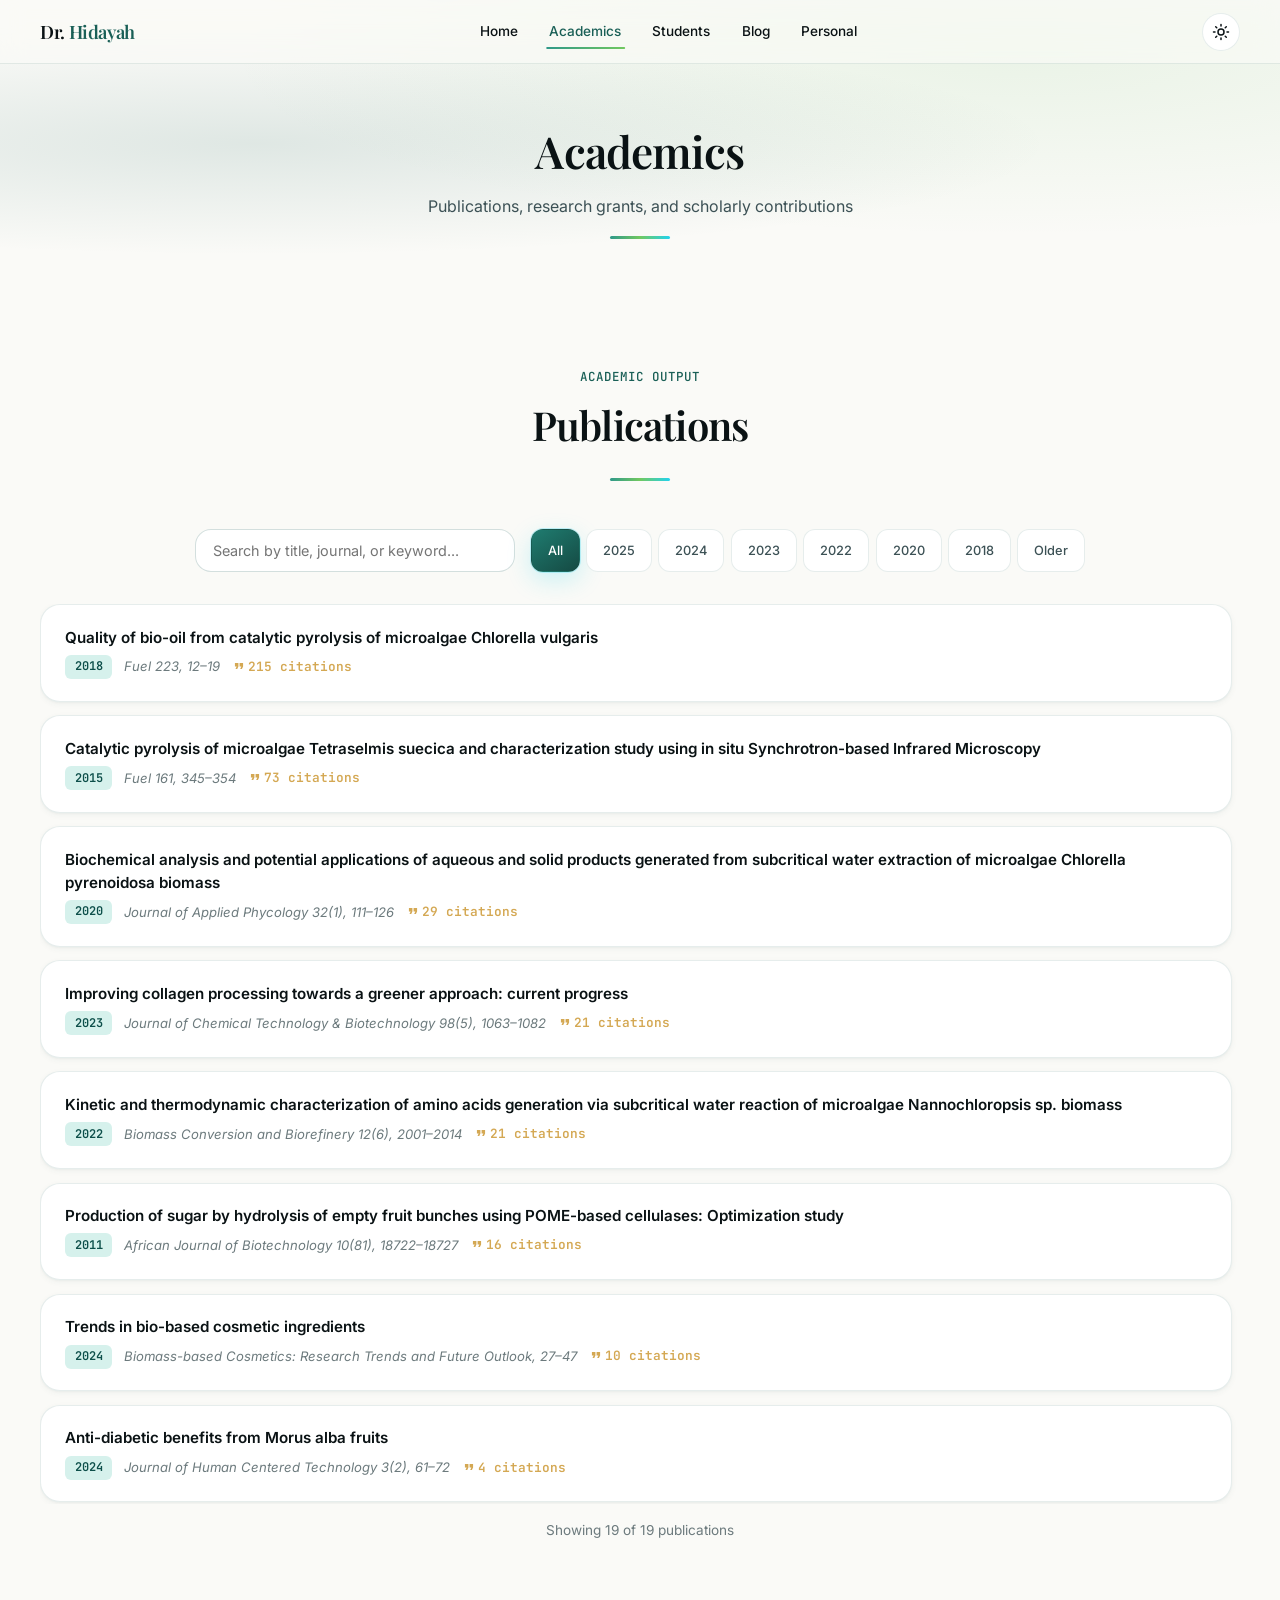
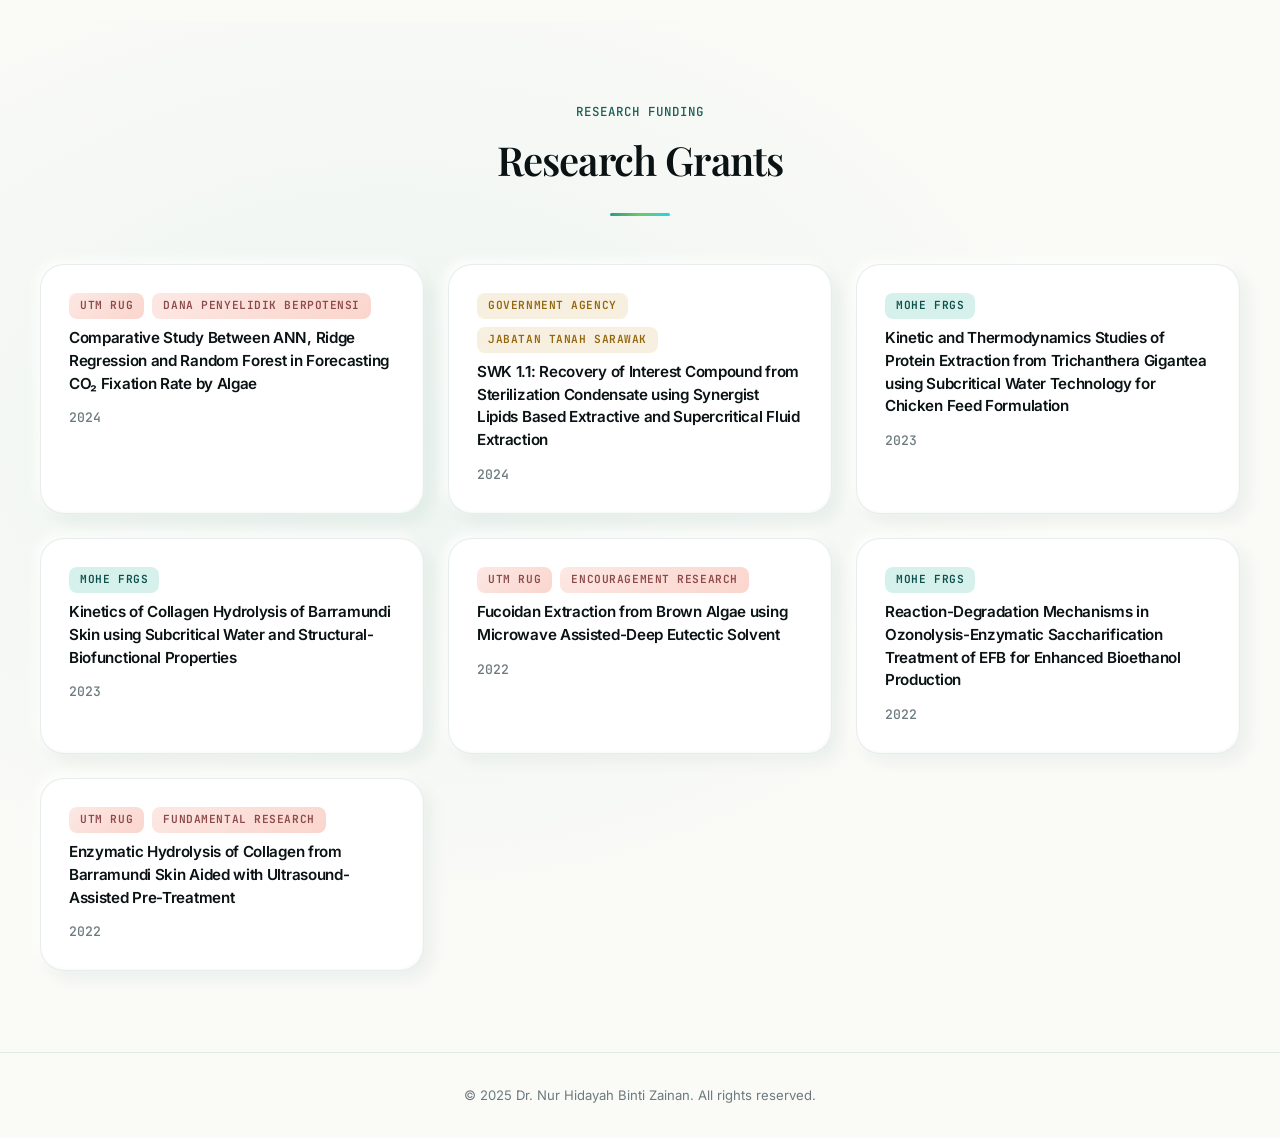
<file: academics.html>
<!DOCTYPE html>
<html lang="en">
<head>
  <meta charset="UTF-8" />
  <link rel="icon" type="image/png" href="Icon.png" />
  <link rel="apple-touch-icon" href="Icon.png" />
  <meta name="viewport" content="width=device-width, initial-scale=1.0" />
  <title>Publications &amp; Grants | Dr. Nur Hidayah Binti Zainan, UTM Researcher</title>
  <meta name="description" content="Browse 16+ peer-reviewed publications and 7 funded research grants by Dr. Nur Hidayah Binti Zainan, UTM. Research in microalgae biofuel, catalytic pyrolysis, subcritical water extraction, and green bioprocessing. 394 citations, h-index 7." />
  <meta name="keywords" content="Nur Hidayah Zainan publications, UTM researcher, microalgae biofuel papers, catalytic pyrolysis, subcritical water extraction, FRGS grant, research grants Malaysia, bioprocess engineering publications" />
  <meta name="author" content="Dr. Nur Hidayah Binti Zainan" />
  <meta name="robots" content="index, follow" />
  <link rel="canonical" href="https://hidayah.biomechemical.com/academics.html" />
  <meta property="og:title" content="Publications & Grants | Dr. Nur Hidayah Zainan" />
  <meta property="og:description" content="16+ peer-reviewed publications and 7 funded grants in microalgae biofuel, green technology, and bioprocess engineering." />
  <meta property="og:url" content="https://hidayah.biomechemical.com/academics.html" />
  <meta property="og:type" content="website" />
  <meta property="og:image" content="https://hidayah.biomechemical.com/Profile_pic.png" />
  <meta name="theme-color" content="#0d4f4a" media="(prefers-color-scheme: dark)" />
  <meta name="theme-color" content="#fafaf7" media="(prefers-color-scheme: light)" />
  <script>(function(){try{var t=localStorage.getItem('hidayah-theme');if(t==='dark'||t==='light'){document.documentElement.setAttribute('data-theme',t);}}catch(e){}})();</script>
  <link rel="preconnect" href="https://fonts.googleapis.com" />
  <link rel="preconnect" href="https://fonts.gstatic.com" crossorigin />
  <link href="https://fonts.googleapis.com/css2?family=Inter:wght@300;400;500;600;700&family=JetBrains+Mono:wght@400;500;600&family=Playfair+Display:wght@500;600;700&display=swap" rel="stylesheet" />
  <link rel="stylesheet" href="styles.css?v=5" />
</head>
<body>

  <div class="scroll-progress" aria-hidden="true"></div>
  <div class="nav-overlay" aria-hidden="true"></div>

  <nav class="navbar" id="navbar" aria-label="Primary">
    <div class="nav-inner">
      <a href="index.html" class="nav-brand">Dr. <span>Hidayah</span></a>
      <ul class="nav-links" id="navLinks">
        <li><a href="index.html">Home</a></li>
        <li><a href="academics.html">Academics</a></li>
        <li><a href="students.html">Students</a></li>
        <li><a href="blog.html">Blog</a></li>
        <li><a href="personal.html">Personal</a></li>
        <li class="nav-indicator-host" aria-hidden="true"><span class="nav-indicator"></span></li>
      </ul>
      <div class="nav-actions">
        <button class="theme-toggle" type="button" aria-label="Toggle color theme" title="Toggle theme">
          <svg class="icon-sun" viewBox="0 0 24 24" fill="none" stroke="currentColor" stroke-width="2" stroke-linecap="round" stroke-linejoin="round" aria-hidden="true"><circle cx="12" cy="12" r="4"/><path d="M12 2v2M12 20v2M4.93 4.93l1.41 1.41M17.66 17.66l1.41 1.41M2 12h2M20 12h2M4.93 19.07l1.41-1.41M17.66 6.34l1.41-1.41"/></svg>
          <svg class="icon-moon" viewBox="0 0 24 24" fill="none" stroke="currentColor" stroke-width="2" stroke-linecap="round" stroke-linejoin="round" aria-hidden="true"><path d="M21 12.79A9 9 0 1 1 11.21 3 7 7 0 0 0 21 12.79z"/></svg>
        </button>
        <button class="nav-toggle" id="navToggle" aria-label="Toggle navigation" aria-controls="navLinks" aria-expanded="false">
          <span></span><span></span><span></span>
        </button>
      </div>
    </div>
  </nav>

  <!-- ===== BANNER ===== -->
  <div class="page-banner">
    <div class="container">
      <h1>Academics</h1>
      <p class="banner-desc">Publications, research grants, and scholarly contributions</p>
      <div class="underline-accent"></div>
    </div>
  </div>

  <!-- ===== PUBLICATIONS ===== -->
  <section class="publications" id="publications">
    <div class="container">
      <div class="section-header reveal">
        <p class="section-subtitle">Academic Output</p>
        <h2 class="section-title">Publications</h2>
        <div class="underline-accent"></div>
      </div>
      <div class="pub-controls reveal">
        <input type="text" class="pub-search" id="pubSearch" placeholder="Search by title, journal, or keyword..." />
        <div class="pub-filter-group" id="pubFilters">
          <button class="pub-filter-btn active" data-year="all">All</button>
          <button class="pub-filter-btn" data-year="2025">2025</button>
          <button class="pub-filter-btn" data-year="2024">2024</button>
          <button class="pub-filter-btn" data-year="2023">2023</button>
          <button class="pub-filter-btn" data-year="2022">2022</button>
          <button class="pub-filter-btn" data-year="2020">2020</button>
          <button class="pub-filter-btn" data-year="2018">2018</button>
          <button class="pub-filter-btn" data-year="older">Older</button>
        </div>
      </div>
      <div class="pub-list reveal" id="pubList"></div>
      <p class="pub-count-info" id="pubCount"></p>
    </div>
  </section>

  <!-- ===== GRANTS ===== -->
  <section class="grants" id="grants">
    <div class="container">
      <div class="section-header reveal">
        <p class="section-subtitle">Research Funding</p>
        <h2 class="section-title">Research Grants</h2>
        <div class="underline-accent"></div>
      </div>
      <div class="grants-grid reveal">
        <div class="grant-card clay">
          <div class="grant-tags">
            <span class="grant-tag utmr">UTM RUG</span>
            <span class="grant-tag utmr">Dana Penyelidik Berpotensi</span>
          </div>
          <h3>Comparative Study Between ANN, Ridge Regression and Random Forest in Forecasting CO&#8322; Fixation Rate by Algae</h3>
          <p class="grant-year">2024</p>
        </div>
        <div class="grant-card clay">
          <div class="grant-tags">
            <span class="grant-tag govt">Government Agency</span>
            <span class="grant-tag govt">Jabatan Tanah Sarawak</span>
          </div>
          <h3>SWK 1.1: Recovery of Interest Compound from Sterilization Condensate using Synergist Lipids Based Extractive and Supercritical Fluid Extraction</h3>
          <p class="grant-year">2024</p>
        </div>
        <div class="grant-card clay">
          <div class="grant-tags"><span class="grant-tag frgs">MOHE FRGS</span></div>
          <h3>Kinetic and Thermodynamics Studies of Protein Extraction from Trichanthera Gigantea using Subcritical Water Technology for Chicken Feed Formulation</h3>
          <p class="grant-year">2023</p>
        </div>
        <div class="grant-card clay">
          <div class="grant-tags"><span class="grant-tag frgs">MOHE FRGS</span></div>
          <h3>Kinetics of Collagen Hydrolysis of Barramundi Skin using Subcritical Water and Structural-Biofunctional Properties</h3>
          <p class="grant-year">2023</p>
        </div>
        <div class="grant-card clay">
          <div class="grant-tags">
            <span class="grant-tag utmr">UTM RUG</span>
            <span class="grant-tag utmr">Encouragement Research</span>
          </div>
          <h3>Fucoidan Extraction from Brown Algae using Microwave Assisted-Deep Eutectic Solvent</h3>
          <p class="grant-year">2022</p>
        </div>
        <div class="grant-card clay">
          <div class="grant-tags"><span class="grant-tag frgs">MOHE FRGS</span></div>
          <h3>Reaction-Degradation Mechanisms in Ozonolysis-Enzymatic Saccharification Treatment of EFB for Enhanced Bioethanol Production</h3>
          <p class="grant-year">2022</p>
        </div>
        <div class="grant-card clay">
          <div class="grant-tags">
            <span class="grant-tag utmr">UTM RUG</span>
            <span class="grant-tag utmr">Fundamental Research</span>
          </div>
          <h3>Enzymatic Hydrolysis of Collagen from Barramundi Skin Aided with Ultrasound-Assisted Pre-Treatment</h3>
          <p class="grant-year">2022</p>
        </div>
      </div>
    </div>
  </section>

  <footer class="footer">
    <p>&copy; 2025 Dr. Nur Hidayah Binti Zainan. All rights reserved.</p>
  </footer>

  <script src="script.js?v=5"></script>
  <script>
    // ── Publication Data ──
    const publications = [
      { title: "Quality of bio-oil from catalytic pyrolysis of microalgae Chlorella vulgaris", journal: "Fuel 223, 12\u201319", year: 2018, citations: 215 },
      { title: "Catalytic pyrolysis of microalgae Tetraselmis suecica and characterization study using in situ Synchrotron-based Infrared Microscopy", journal: "Fuel 161, 345\u2013354", year: 2015, citations: 73 },
      { title: "Biochemical analysis and potential applications of aqueous and solid products generated from subcritical water extraction of microalgae Chlorella pyrenoidosa biomass", journal: "Journal of Applied Phycology 32(1), 111\u2013126", year: 2020, citations: 29 },
      { title: "Improving collagen processing towards a greener approach: current progress", journal: "Journal of Chemical Technology & Biotechnology 98(5), 1063\u20131082", year: 2023, citations: 21 },
      { title: "Kinetic and thermodynamic characterization of amino acids generation via subcritical water reaction of microalgae Nannochloropsis sp. biomass", journal: "Biomass Conversion and Biorefinery 12(6), 2001\u20132014", year: 2022, citations: 21 },
      { title: "Production of sugar by hydrolysis of empty fruit bunches using POME-based cellulases: Optimization study", journal: "African Journal of Biotechnology 10(81), 18722\u201318727", year: 2011, citations: 16 },
      { title: "Trends in bio-based cosmetic ingredients", journal: "Biomass-based Cosmetics: Research Trends and Future Outlook, 27\u201347", year: 2024, citations: 10 },
      { title: "Anti-diabetic benefits from Morus alba fruits", journal: "Journal of Human Centered Technology 3(2), 61\u201372", year: 2024, citations: 4 },
      { title: "Preliminary study on lipid extraction from Nannochloropsis salina using supercritical carbon dioxide", journal: "Malaysian Journal of Fundamental and Applied Sciences 14, 374\u2013377", year: 2018, citations: 2 },
      { title: "Optimization of Temperature, Cellulase Concentration and pH value of Enzymatic Saccharification for Producing Sugar from Ozone Pre-treated Oil Palm EFB", journal: "Journal of Bioprocessing and Biomass Technology 4(1), 33\u201337", year: 2025, citations: 1 },
      { title: "Carbohydrate Extraction from Brown Algae using UAE", journal: "Journal of Bioprocessing and Biomass Technology 3(2), 129\u2013133", year: 2024, citations: 1 },
      { title: "Antimicrobial properties of deep-sea water and its potential as thickener in the cosmeceutical industry", journal: "AIP Conference Proceedings 3041(1), 030004", year: 2024, citations: 1 },
      { title: "Parametric optimization on acid hydrolysis of ozone pre-treated oil palm EFB", journal: "AIP Conference Proceedings 3225(1), 020006", year: 2025, citations: 0 },
      { title: "Optimization of Fucoidan Extraction from Brown Algae Using Microwave Assisted-Deep Eutectic Solvent", journal: "IFMBE Proceedings / Emerging Science and Technology", year: 2025, citations: 0 },
      { title: "Biodegradation of Industrial Pollutants Using Fungi", journal: "Book Chapter in Bioprospecting of Multi-tasking Fungi", year: 2024, citations: 0 },
      { title: "Optimization of UAE Condition for Total Phenolic Compounds from Citrus Hystrix Peel", journal: "Journal of Bioprocessing and Biomass Technology 3(1), 1\u20135", year: 2024, citations: 0 },
      { title: "Energy-efficient network architecture for smart city development", journal: "Przegl\u0105d Elektrotechniczny 99", year: 2023, citations: 0 },
      { title: "Breaking Boundaries Transcending Trajectories", journal: "Original Book (Editor)", year: 2022, citations: 0 },
      { title: "Cellulosic Bioethanol Production from Empty Fruit Bunches by Locally Produced Cellulase", journal: "IIUM Thesis", year: 2012, citations: 0 },
    ];

    const pubList = document.getElementById('pubList');
    const pubCount = document.getElementById('pubCount');
    function renderPubs(filter, query) {
      filter = filter || 'all';
      query = (query || '').toLowerCase();
      pubList.innerHTML = '';
      let count = 0;
      publications.forEach(pub => {
        const yearMatch = filter === 'all' || (filter === 'older' && pub.year < 2018) || String(pub.year) === filter;
        const textMatch = !query || pub.title.toLowerCase().includes(query) || pub.journal.toLowerCase().includes(query) || String(pub.year).includes(query);
        if (!yearMatch || !textMatch) return;
        count++;
        const el = document.createElement('div');
        el.className = 'pub-item';
        el.innerHTML = '<p class="pub-title">' + pub.title + '</p><div class="pub-meta"><span class="pub-year">' + pub.year + '</span><span class="pub-journal">' + pub.journal + '</span>' + (pub.citations > 0 ? '<span class="pub-citations"><svg viewBox="0 0 24 24" fill="currentColor"><path d="M6 17h3l2-4V7H5v6h3zm8 0h3l2-4V7h-6v6h3z"/></svg>' + pub.citations + ' citations</span>' : '') + '</div>';
        pubList.appendChild(el);
      });
      pubCount.textContent = 'Showing ' + count + ' of ' + publications.length + ' publications';
    }
    renderPubs();

    let currentFilter = 'all';
    document.getElementById('pubFilters').addEventListener('click', function(e) {
      if (!e.target.classList.contains('pub-filter-btn')) return;
      document.querySelectorAll('.pub-filter-btn').forEach(function(b) { b.classList.remove('active'); });
      e.target.classList.add('active');
      currentFilter = e.target.dataset.year;
      renderPubs(currentFilter, document.getElementById('pubSearch').value);
    });
    document.getElementById('pubSearch').addEventListener('input', function(e) {
      renderPubs(currentFilter, e.target.value);
    });
  </script>
</body>
</html>
</file>
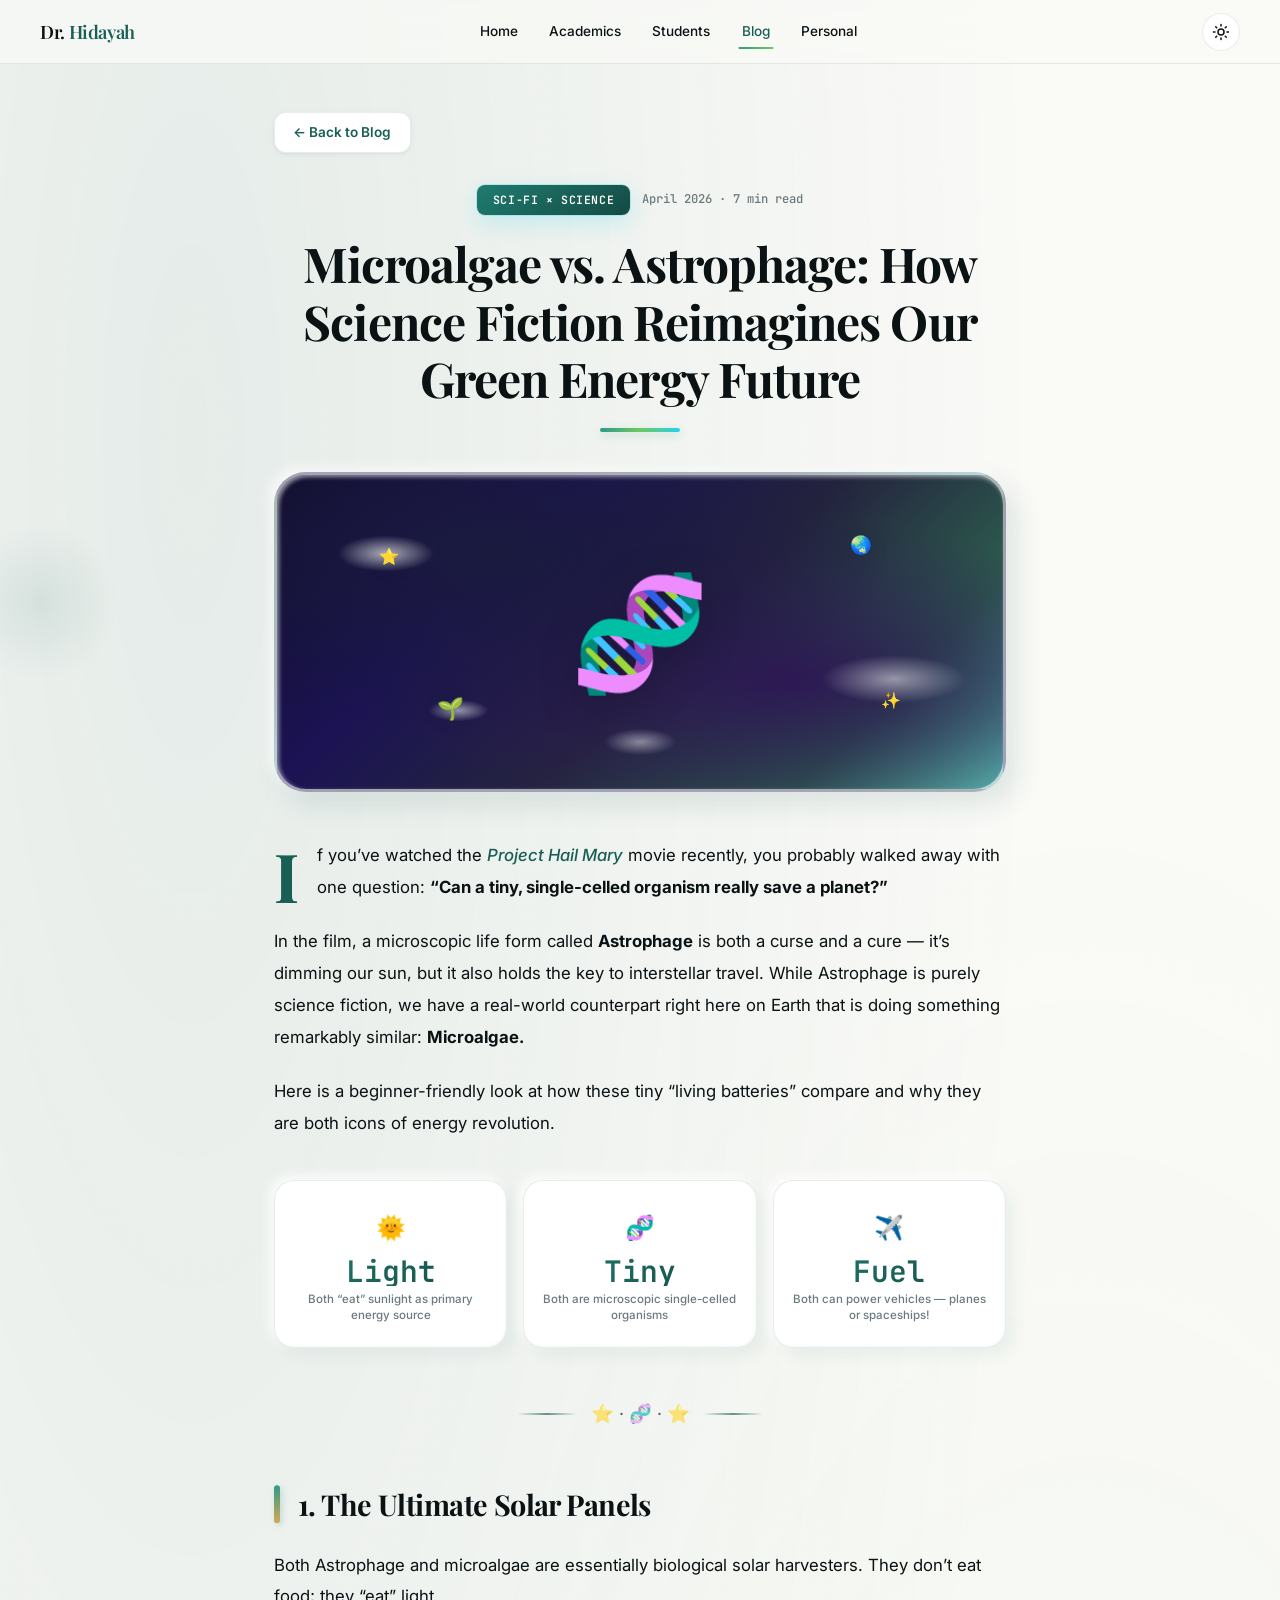
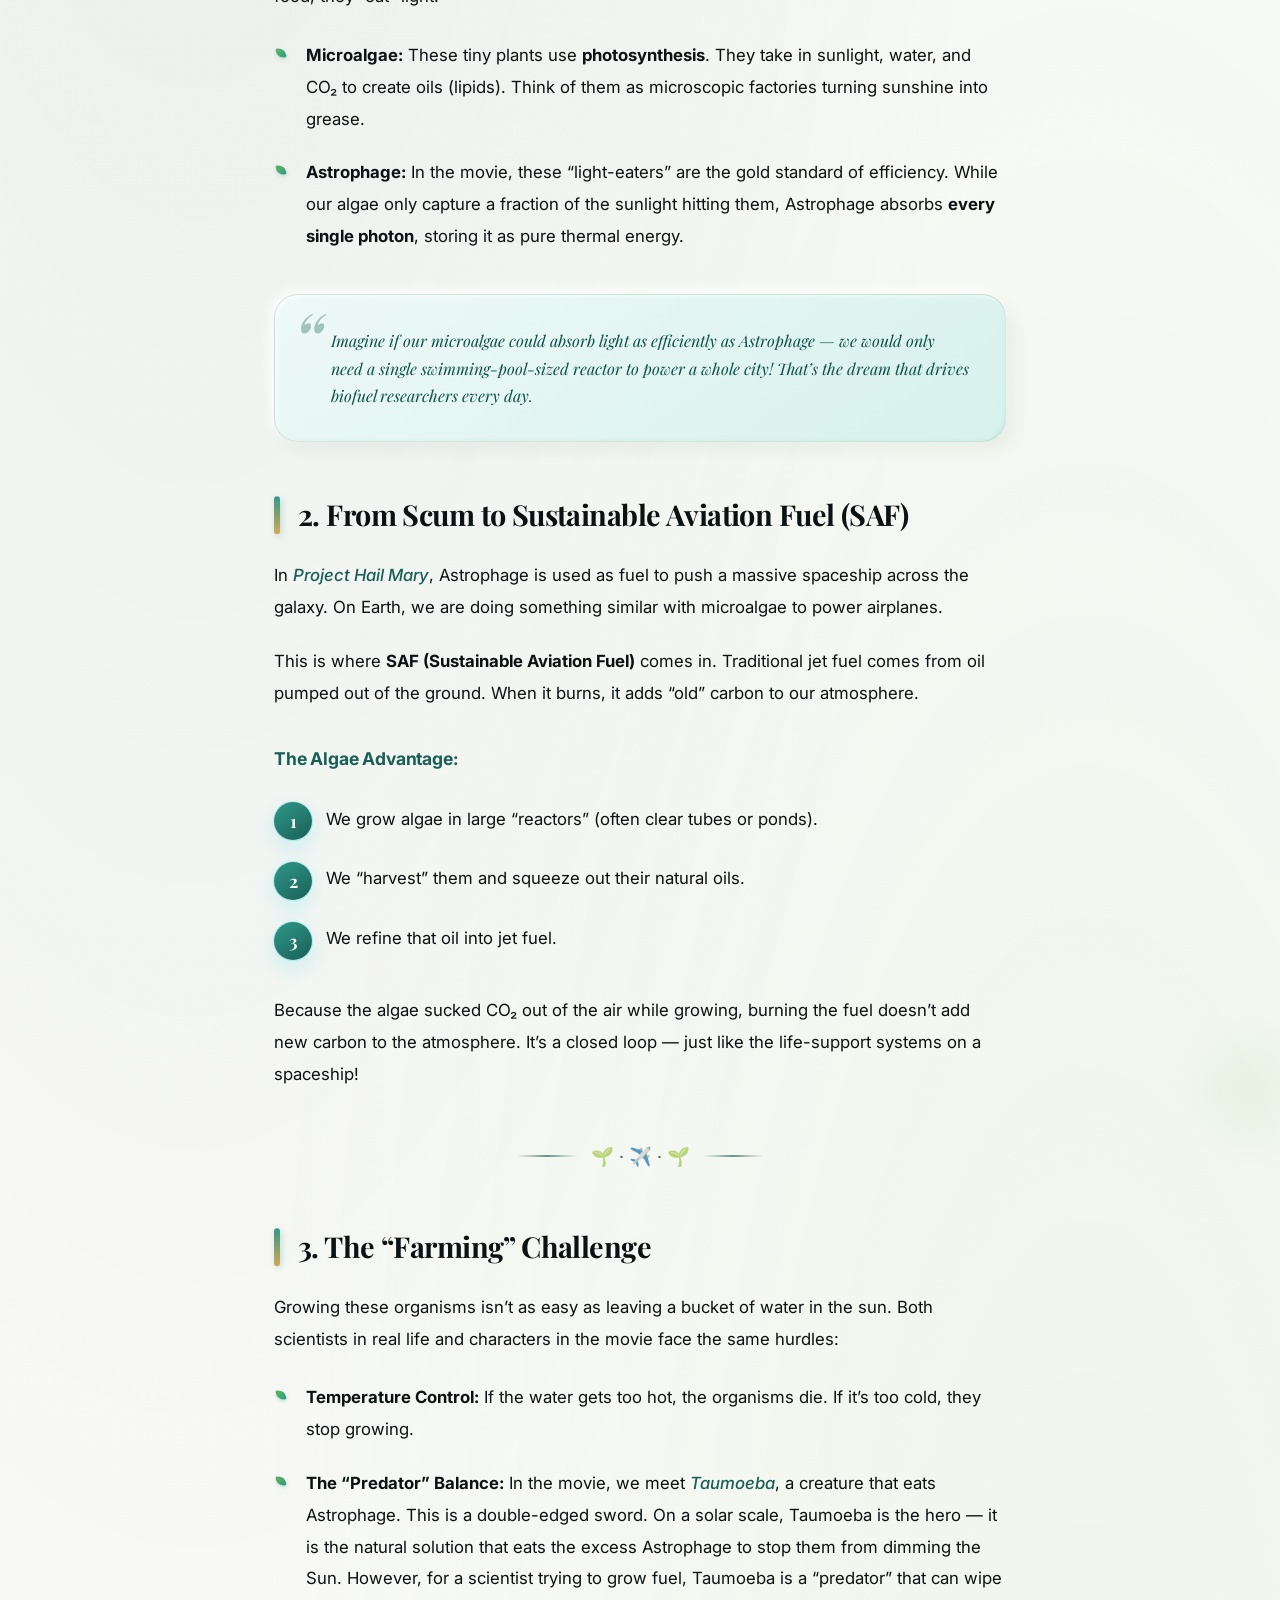
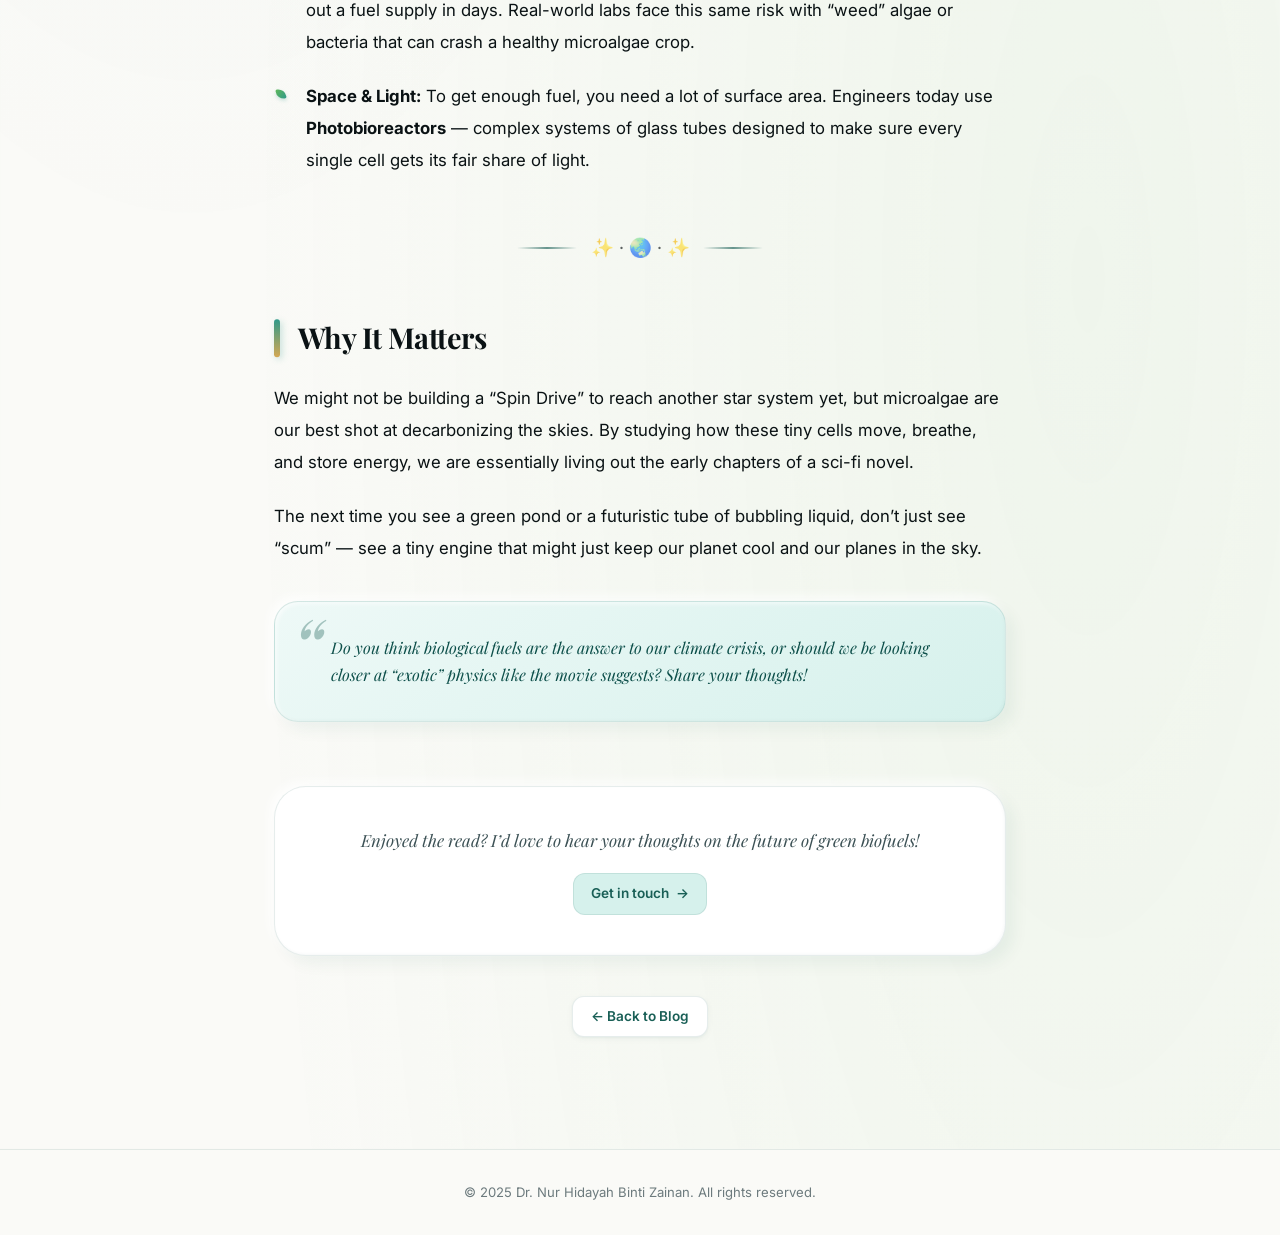
<file: blog-microalgae-vs-astrophage.html>
<!DOCTYPE html>
<html lang="en">
<head>
  <meta charset="UTF-8" />
  <link rel="icon" type="image/png" href="Icon.png" />
  <link rel="apple-touch-icon" href="Icon.png" />
  <meta name="viewport" content="width=device-width, initial-scale=1.0" />
  <title>Microalgae vs. Astrophage: Science Fiction Meets Green Energy | Dr. Nur Hidayah Zainan</title>
  <meta name="description" content="Can a single-celled organism save a planet? Dr. Nur Hidayah Zainan compares Project Hail Mary's fictional Astrophage with real-world microalgae biofuel research. Explore how both tiny organisms harvest light, produce fuel, and face predator challenges." />
  <meta name="keywords" content="microalgae vs astrophage, Project Hail Mary, Astrophage, Taumoeba, microalgae biofuel, sustainable aviation fuel, science fiction and science, Nur Hidayah Zainan, green energy, photobioreactor, algae jet fuel" />
  <meta name="author" content="Dr. Nur Hidayah Binti Zainan" />
  <meta name="robots" content="index, follow" />
  <link rel="canonical" href="https://hidayah.biomechemical.com/blog-microalgae-vs-astrophage.html" />
  <meta property="og:title" content="Microalgae vs. Astrophage: Sci-Fi Meets Green Energy" />
  <meta property="og:description" content="How science fiction reimagines our green energy future. Comparing Project Hail Mary's Astrophage with real microalgae biofuel research." />
  <meta property="og:url" content="https://hidayah.biomechemical.com/blog-microalgae-vs-astrophage.html" />
  <meta property="og:type" content="article" />
  <meta property="og:image" content="https://hidayah.biomechemical.com/Profile_pic.png" />
  <meta property="article:author" content="Dr. Nur Hidayah Binti Zainan" />
  <meta property="article:published_time" content="2026-04-16" />
  <meta name="theme-color" content="#0d4f4a" media="(prefers-color-scheme: dark)" />
  <meta name="theme-color" content="#fafaf7" media="(prefers-color-scheme: light)" />
  <script>(function(){try{var t=localStorage.getItem('hidayah-theme');if(t==='dark'||t==='light'){document.documentElement.setAttribute('data-theme',t);}}catch(e){}})();</script>
  <link rel="preconnect" href="https://fonts.googleapis.com" />
  <link rel="preconnect" href="https://fonts.gstatic.com" crossorigin />
  <link href="https://fonts.googleapis.com/css2?family=Inter:wght@300;400;500;600;700&family=JetBrains+Mono:wght@400;500;600&family=Playfair+Display:wght@500;600;700&display=swap" rel="stylesheet" />
  <link rel="stylesheet" href="styles.css?v=5" />
</head>
<body>

  <div class="scroll-progress" aria-hidden="true"></div>
  <div class="nav-overlay" aria-hidden="true"></div>

  <nav class="navbar" id="navbar" aria-label="Primary">
    <div class="nav-inner">
      <a href="index.html" class="nav-brand">Dr. <span>Hidayah</span></a>
      <ul class="nav-links" id="navLinks">
        <li><a href="index.html">Home</a></li>
        <li><a href="academics.html">Academics</a></li>
        <li><a href="students.html">Students</a></li>
        <li><a href="blog.html">Blog</a></li>
        <li><a href="personal.html">Personal</a></li>
        <li class="nav-indicator-host" aria-hidden="true"><span class="nav-indicator"></span></li>
      </ul>
      <div class="nav-actions">
        <button class="theme-toggle" type="button" aria-label="Toggle color theme" title="Toggle theme">
          <svg class="icon-sun" viewBox="0 0 24 24" fill="none" stroke="currentColor" stroke-width="2" stroke-linecap="round" stroke-linejoin="round" aria-hidden="true"><circle cx="12" cy="12" r="4"/><path d="M12 2v2M12 20v2M4.93 4.93l1.41 1.41M17.66 17.66l1.41 1.41M2 12h2M20 12h2M4.93 19.07l1.41-1.41M17.66 6.34l1.41-1.41"/></svg>
          <svg class="icon-moon" viewBox="0 0 24 24" fill="none" stroke="currentColor" stroke-width="2" stroke-linecap="round" stroke-linejoin="round" aria-hidden="true"><path d="M21 12.79A9 9 0 1 1 11.21 3 7 7 0 0 0 21 12.79z"/></svg>
        </button>
        <button class="nav-toggle" id="navToggle" aria-label="Toggle navigation" aria-controls="navLinks" aria-expanded="false">
          <span></span><span></span><span></span>
        </button>
      </div>
    </div>
  </nav>

  <!-- ===== BLOG POST ===== -->
  <article class="blog-post">
    <div class="blog-post-container">

      <a href="blog.html" class="blog-back">&larr; Back to Blog</a>

      <header class="blog-post-header">
        <div class="blog-meta">
          <span class="blog-tag">Sci-Fi &times; Science</span>
          <span class="blog-date">April 2026 &middot; 7 min read</span>
        </div>
        <h1>Microalgae vs. Astrophage: How Science Fiction Reimagines Our Green Energy Future</h1>
        <div class="underline-accent"></div>
      </header>

      <div class="blog-post-hero" style="background: radial-gradient(ellipse at 30% 25%, #1a1a3e 0%, transparent 55%), radial-gradient(ellipse at 70% 65%, #2d1854 0%, transparent 55%), linear-gradient(135deg, #0f0c29 0%, #1b1354 30%, #24243e 55%, #2d5e4e 80%, #5BBFB5 100%);">
        <span class="hero-decor d1" style="font-size:1rem;">&#11088;</span>
        <span class="hero-decor d2" style="font-size:1.1rem;">&#127759;</span>
        <span class="hero-decor d3">&#127793;</span>
        <span class="hero-decor d4" style="font-size:1rem;">&#10024;</span>
        <span class="hero-main">&#129516;</span>
      </div>

      <div class="blog-content">

        <p>If you&rsquo;ve watched the <em>Project Hail Mary</em> movie recently, you probably walked away with one question: <strong>&ldquo;Can a tiny, single-celled organism really save a planet?&rdquo;</strong></p>

        <p>In the film, a microscopic life form called <strong>Astrophage</strong> is both a curse and a cure &mdash; it&rsquo;s dimming our sun, but it also holds the key to interstellar travel. While Astrophage is purely science fiction, we have a real-world counterpart right here on Earth that is doing something remarkably similar: <strong>Microalgae.</strong></p>

        <p>Here is a beginner-friendly look at how these tiny &ldquo;living batteries&rdquo; compare and why they are both icons of energy revolution.</p>

        <div class="blog-stats">
          <div class="blog-stat">
            <span class="stat-emoji">&#127774;</span>
            <span class="stat-big">Light</span>
            <span class="stat-desc">Both &ldquo;eat&rdquo; sunlight as primary energy source</span>
          </div>
          <div class="blog-stat">
            <span class="stat-emoji">&#129516;</span>
            <span class="stat-big">Tiny</span>
            <span class="stat-desc">Both are microscopic single-celled organisms</span>
          </div>
          <div class="blog-stat">
            <span class="stat-emoji">&#9992;&#65039;</span>
            <span class="stat-big">Fuel</span>
            <span class="stat-desc">Both can power vehicles &mdash; planes or spaceships!</span>
          </div>
        </div>

        <div class="blog-divider">&#11088; &middot; &#129516; &middot; &#11088;</div>

        <h2>1. The Ultimate Solar Panels</h2>

        <p>Both Astrophage and microalgae are essentially biological solar harvesters. They don&rsquo;t eat food; they &ldquo;eat&rdquo; light.</p>

        <ul>
          <li><strong>Microalgae:</strong> These tiny plants use <strong>photosynthesis</strong>. They take in sunlight, water, and CO&#8322; to create oils (lipids). Think of them as microscopic factories turning sunshine into grease.</li>
          <li><strong>Astrophage:</strong> In the movie, these &ldquo;light-eaters&rdquo; are the gold standard of efficiency. While our algae only capture a fraction of the sunlight hitting them, Astrophage absorbs <strong>every single photon</strong>, storing it as pure thermal energy.</li>
        </ul>

        <div class="blog-callout">
          Imagine if our microalgae could absorb light as efficiently as Astrophage &mdash; we would only need a single swimming-pool-sized reactor to power a whole city! That&rsquo;s the dream that drives biofuel researchers every day.
        </div>

        <h2>2. From Scum to Sustainable Aviation Fuel (SAF)</h2>

        <p>In <em>Project Hail Mary</em>, Astrophage is used as fuel to push a massive spaceship across the galaxy. On Earth, we are doing something similar with microalgae to power airplanes.</p>

        <p>This is where <strong>SAF (Sustainable Aviation Fuel)</strong> comes in. Traditional jet fuel comes from oil pumped out of the ground. When it burns, it adds &ldquo;old&rdquo; carbon to our atmosphere.</p>

        <h3>The Algae Advantage:</h3>

        <ol>
          <li>We grow algae in large &ldquo;reactors&rdquo; (often clear tubes or ponds).</li>
          <li>We &ldquo;harvest&rdquo; them and squeeze out their natural oils.</li>
          <li>We refine that oil into jet fuel.</li>
        </ol>

        <p>Because the algae sucked CO&#8322; out of the air while growing, burning the fuel doesn&rsquo;t add new carbon to the atmosphere. It&rsquo;s a closed loop &mdash; just like the life-support systems on a spaceship!</p>

        <div class="blog-divider">&#127793; &middot; &#9992;&#65039; &middot; &#127793;</div>

        <h2>3. The &ldquo;Farming&rdquo; Challenge</h2>

        <p>Growing these organisms isn&rsquo;t as easy as leaving a bucket of water in the sun. Both scientists in real life and characters in the movie face the same hurdles:</p>

        <ul>
          <li><strong>Temperature Control:</strong> If the water gets too hot, the organisms die. If it&rsquo;s too cold, they stop growing.</li>
          <li><strong>The &ldquo;Predator&rdquo; Balance:</strong> In the movie, we meet <em>Taumoeba</em>, a creature that eats Astrophage. This is a double-edged sword. On a solar scale, Taumoeba is the hero &mdash; it is the natural solution that eats the excess Astrophage to stop them from dimming the Sun. However, for a scientist trying to grow fuel, Taumoeba is a &ldquo;predator&rdquo; that can wipe out a fuel supply in days. Real-world labs face this same risk with &ldquo;weed&rdquo; algae or bacteria that can crash a healthy microalgae crop.</li>
          <li><strong>Space &amp; Light:</strong> To get enough fuel, you need a lot of surface area. Engineers today use <strong>Photobioreactors</strong> &mdash; complex systems of glass tubes designed to make sure every single cell gets its fair share of light.</li>
        </ul>

        <div class="blog-divider">&#10024; &middot; &#127759; &middot; &#10024;</div>

        <h2>Why It Matters</h2>

        <p>We might not be building a &ldquo;Spin Drive&rdquo; to reach another star system yet, but microalgae are our best shot at decarbonizing the skies. By studying how these tiny cells move, breathe, and store energy, we are essentially living out the early chapters of a sci-fi novel.</p>

        <p>The next time you see a green pond or a futuristic tube of bubbling liquid, don&rsquo;t just see &ldquo;scum&rdquo; &mdash; see a tiny engine that might just keep our planet cool and our planes in the sky.</p>

        <div class="blog-callout">
          Do you think biological fuels are the answer to our climate crisis, or should we be looking closer at &ldquo;exotic&rdquo; physics like the movie suggests? Share your thoughts!
        </div>

      </div>

      <div class="blog-footer-card clay">
        <p>Enjoyed the read? I&rsquo;d love to hear your thoughts on the future of green biofuels!</p>
        <a href="personal.html" class="blog-read-more">Get in touch <span class="arrow">&rarr;</span></a>
      </div>

      <div style="text-align:center; margin-top: 2.5rem;">
        <a href="blog.html" class="blog-back">&larr; Back to Blog</a>
      </div>

    </div>
  </article>

  <footer class="footer">
    <p>&copy; 2025 Dr. Nur Hidayah Binti Zainan. All rights reserved.</p>
  </footer>

  <script src="script.js?v=5"></script>
</body>
</html>
</file>
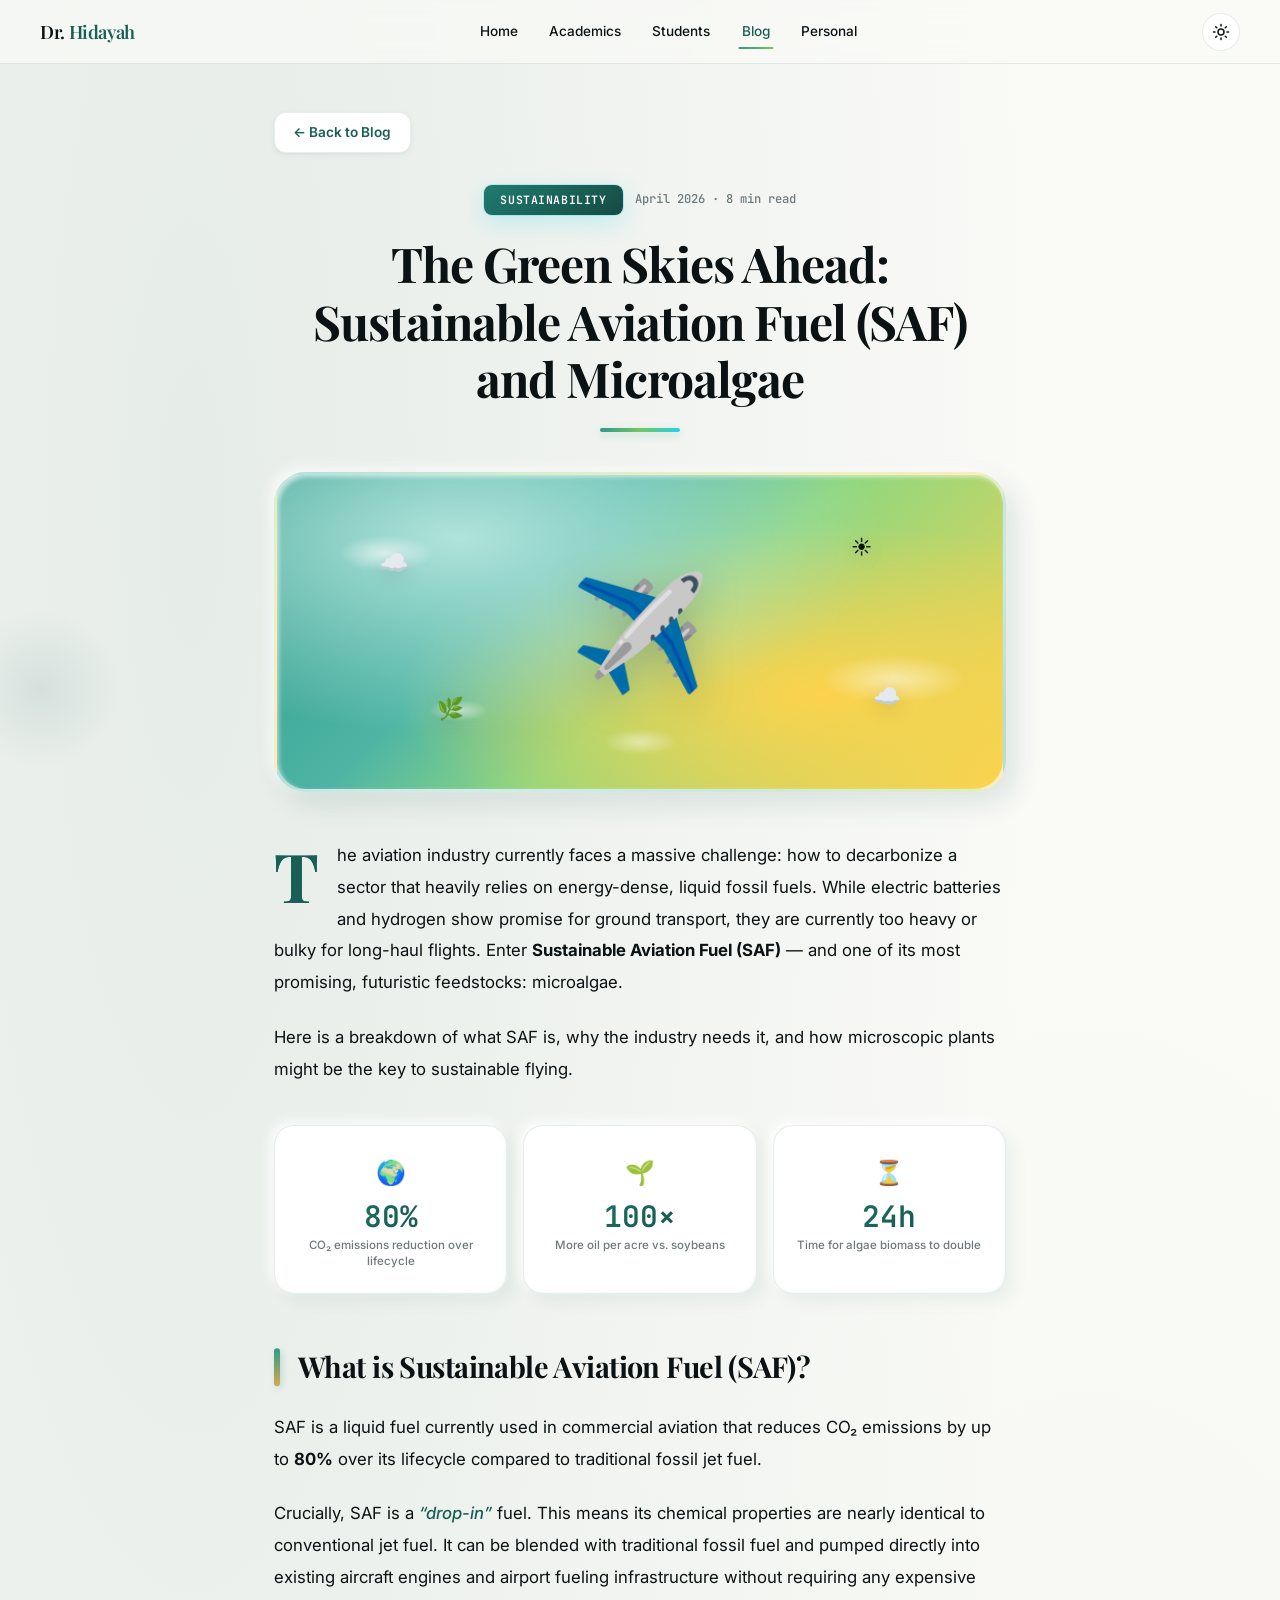
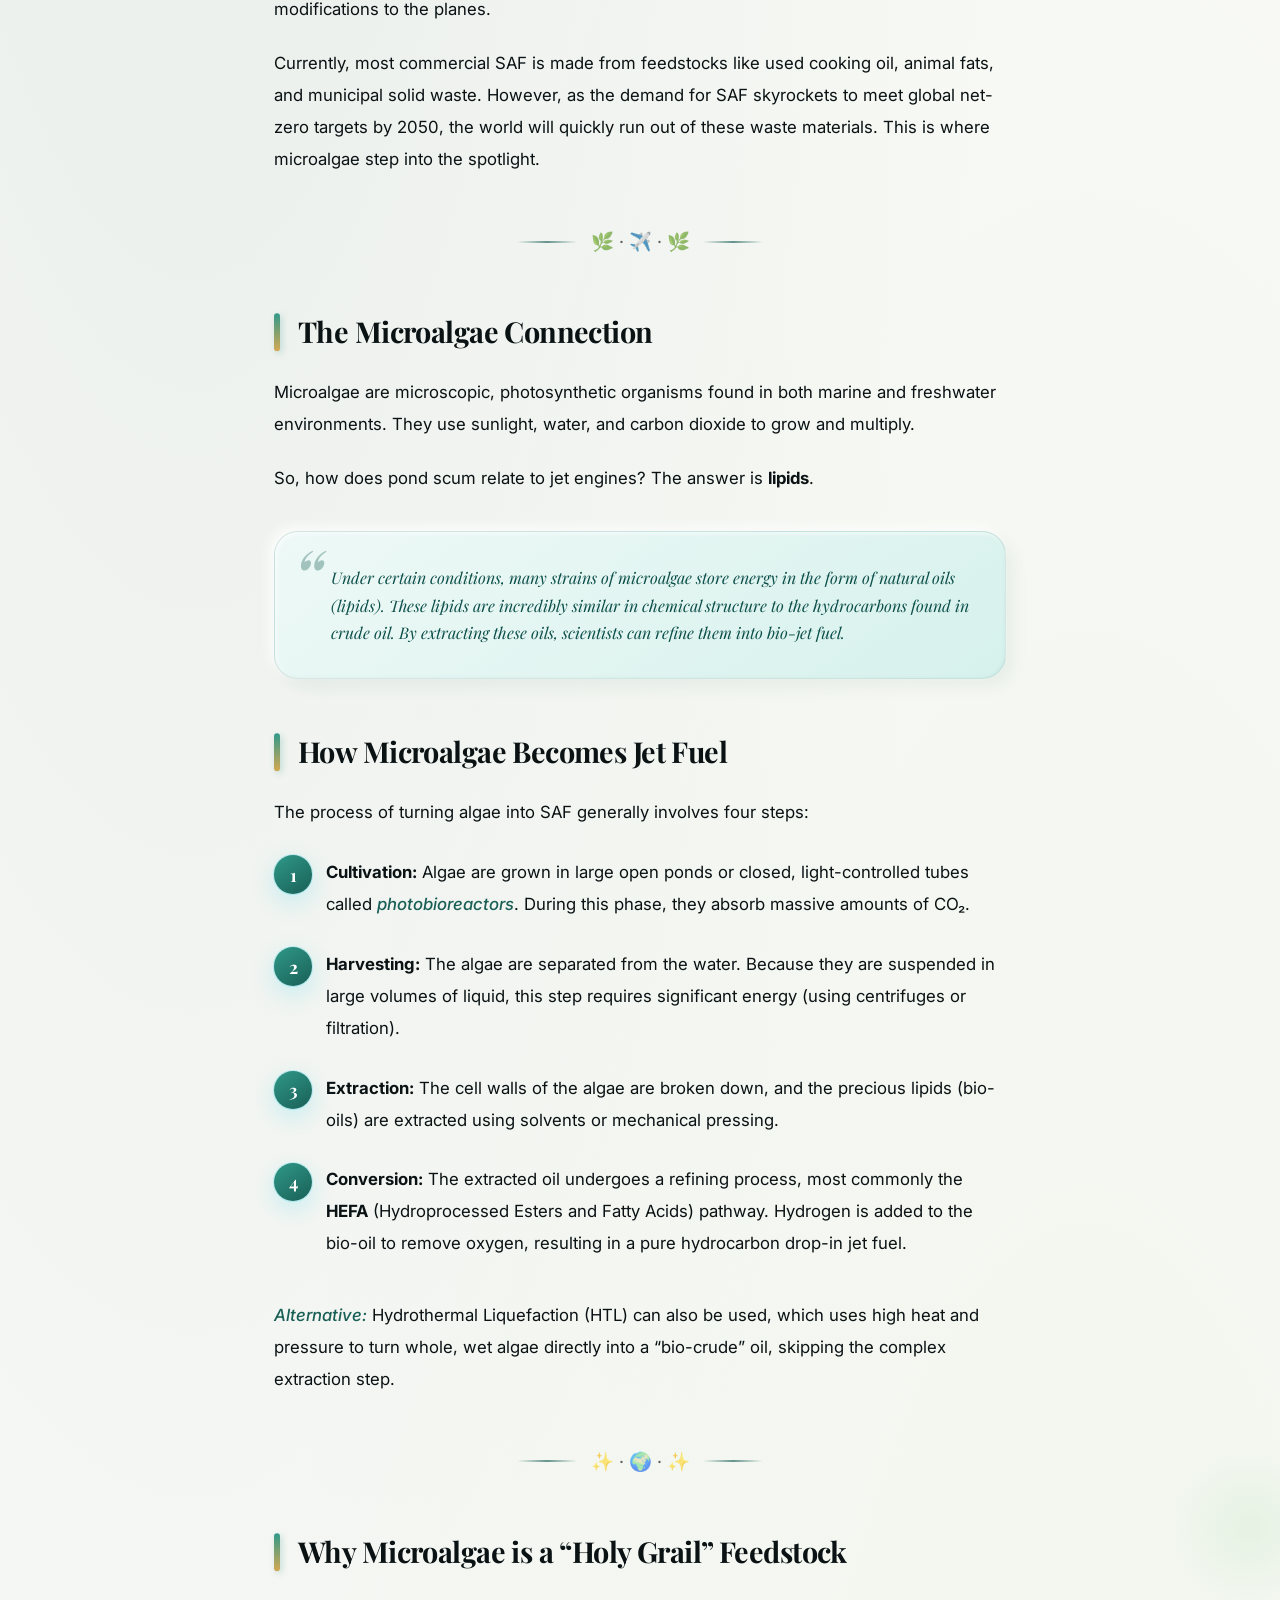
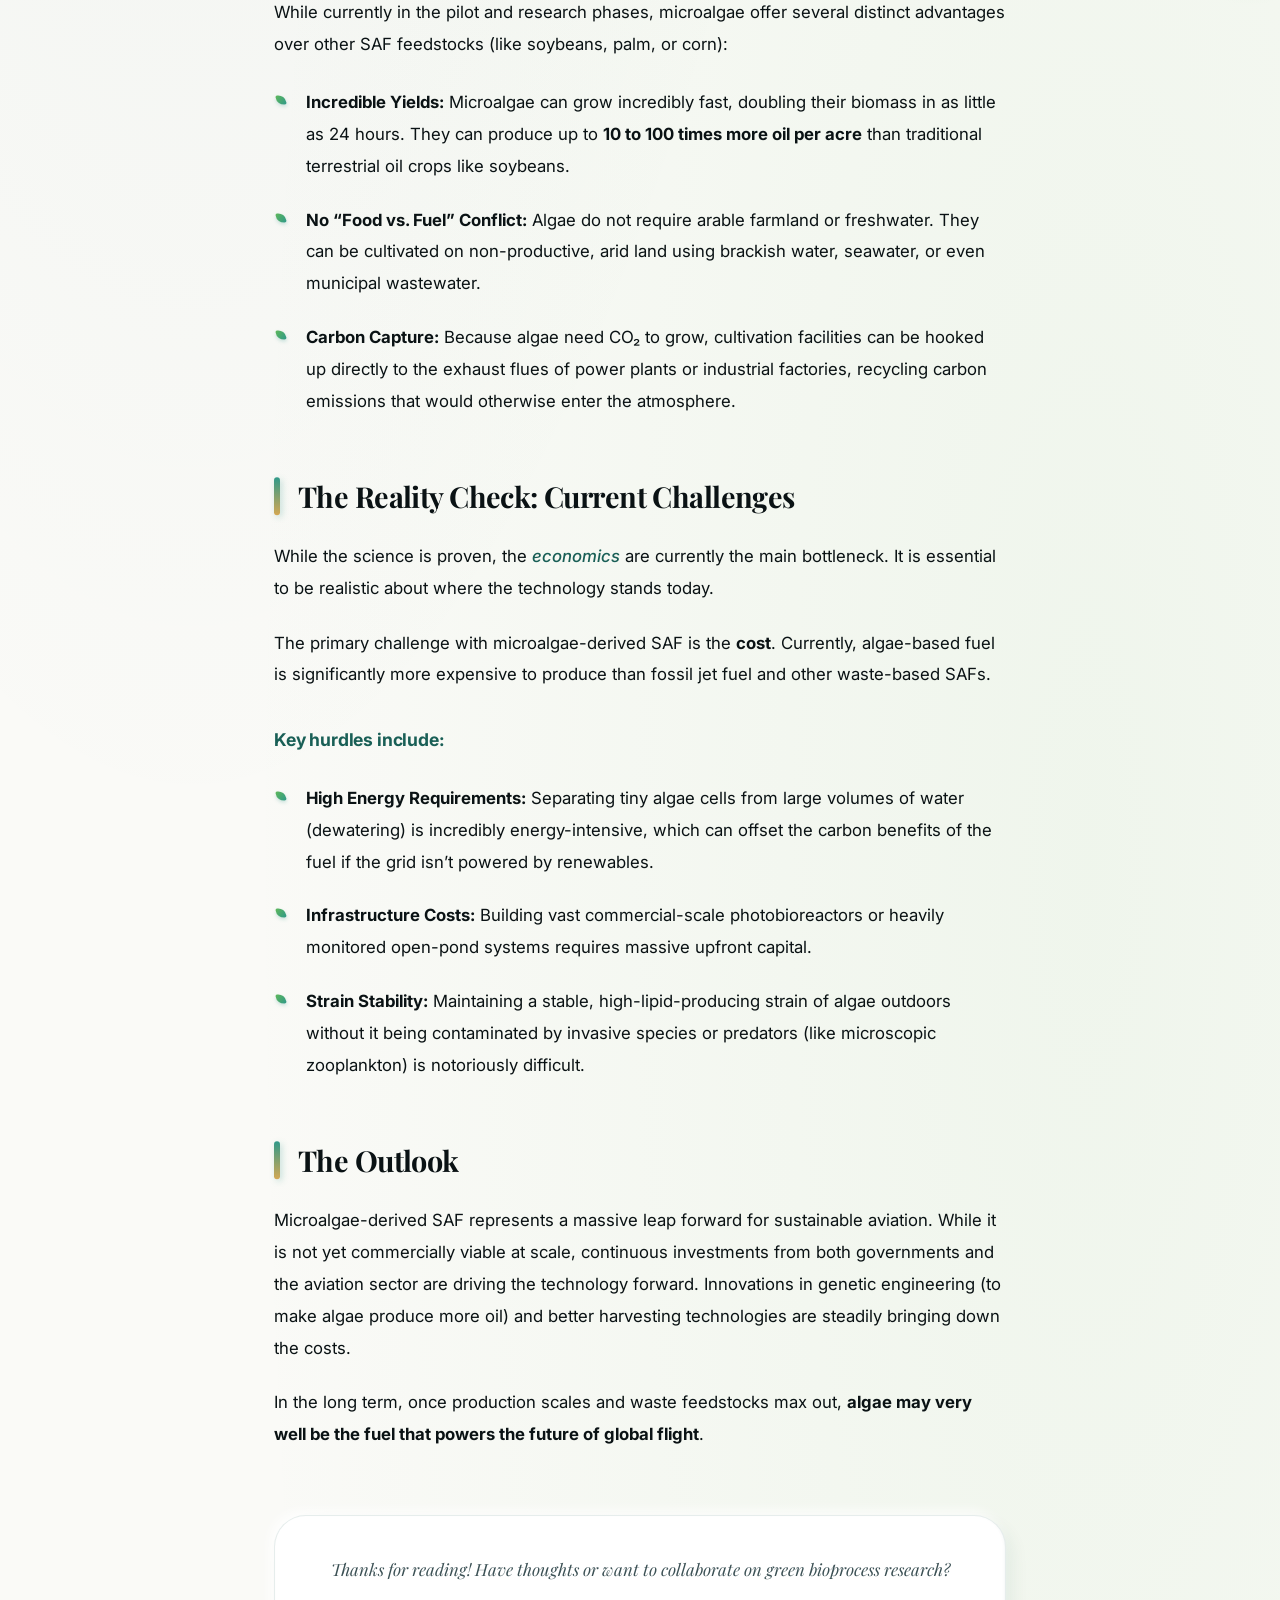
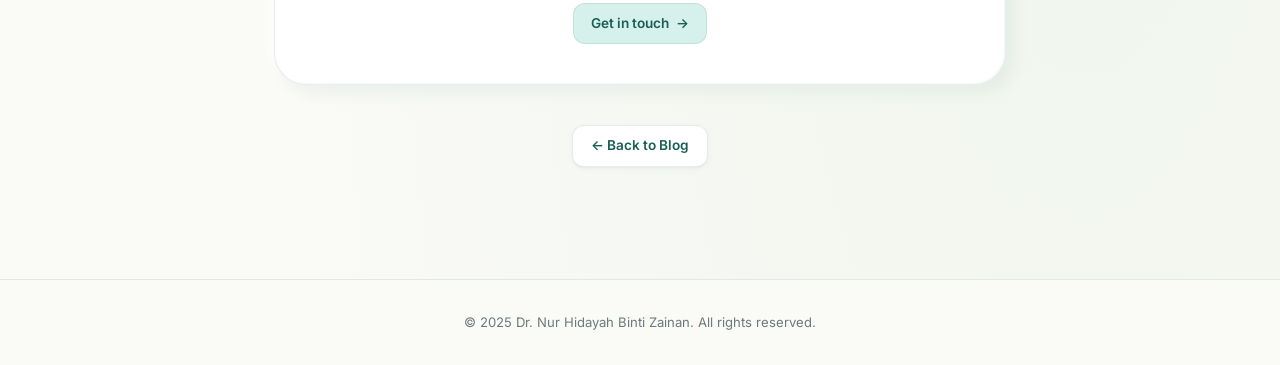
<file: blog-saf-microalgae.html>
<!DOCTYPE html>
<html lang="en">
<head>
  <meta charset="UTF-8" />
  <link rel="icon" type="image/png" href="Icon.png" />
  <link rel="apple-touch-icon" href="Icon.png" />
  <meta name="viewport" content="width=device-width, initial-scale=1.0" />
  <title>Sustainable Aviation Fuel (SAF) and Microalgae | Dr. Nur Hidayah Zainan</title>
  <meta name="description" content="What is Sustainable Aviation Fuel? How can microalgae produce jet fuel? Dr. Nur Hidayah Zainan explains SAF, the HEFA pathway, photobioreactors, and why microalgae are the holy grail feedstock for decarbonizing aviation. A deep dive into algae-to-jet-fuel science." />
  <meta name="keywords" content="sustainable aviation fuel, SAF, microalgae biofuel, jet fuel from algae, HEFA pathway, photobioreactor, decarbonize aviation, Nur Hidayah Zainan, green aviation, biofuel production, drop-in fuel" />
  <meta name="author" content="Dr. Nur Hidayah Binti Zainan" />
  <meta name="robots" content="index, follow" />
  <link rel="canonical" href="https://hidayah.biomechemical.com/blog-saf-microalgae.html" />
  <meta property="og:title" content="The Green Skies Ahead: SAF and Microalgae" />
  <meta property="og:description" content="How microscopic algae could power the future of sustainable aviation. A deep dive into SAF feedstocks, processing pathways, and challenges." />
  <meta property="og:url" content="https://hidayah.biomechemical.com/blog-saf-microalgae.html" />
  <meta property="og:type" content="article" />
  <meta property="og:image" content="https://hidayah.biomechemical.com/Profile_pic.png" />
  <meta property="article:author" content="Dr. Nur Hidayah Binti Zainan" />
  <meta property="article:published_time" content="2026-04-01" />
  <meta name="theme-color" content="#0d4f4a" media="(prefers-color-scheme: dark)" />
  <meta name="theme-color" content="#fafaf7" media="(prefers-color-scheme: light)" />
  <script>(function(){try{var t=localStorage.getItem('hidayah-theme');if(t==='dark'||t==='light'){document.documentElement.setAttribute('data-theme',t);}}catch(e){}})();</script>
  <link rel="preconnect" href="https://fonts.googleapis.com" />
  <link rel="preconnect" href="https://fonts.gstatic.com" crossorigin />
  <link href="https://fonts.googleapis.com/css2?family=Inter:wght@300;400;500;600;700&family=JetBrains+Mono:wght@400;500;600&family=Playfair+Display:wght@500;600;700&display=swap" rel="stylesheet" />
  <link rel="stylesheet" href="styles.css?v=5" />
</head>
<body>

  <div class="scroll-progress" aria-hidden="true"></div>
  <div class="nav-overlay" aria-hidden="true"></div>

  <nav class="navbar" id="navbar" aria-label="Primary">
    <div class="nav-inner">
      <a href="index.html" class="nav-brand">Dr. <span>Hidayah</span></a>
      <ul class="nav-links" id="navLinks">
        <li><a href="index.html">Home</a></li>
        <li><a href="academics.html">Academics</a></li>
        <li><a href="students.html">Students</a></li>
        <li><a href="blog.html">Blog</a></li>
        <li><a href="personal.html">Personal</a></li>
        <li class="nav-indicator-host" aria-hidden="true"><span class="nav-indicator"></span></li>
      </ul>
      <div class="nav-actions">
        <button class="theme-toggle" type="button" aria-label="Toggle color theme" title="Toggle theme">
          <svg class="icon-sun" viewBox="0 0 24 24" fill="none" stroke="currentColor" stroke-width="2" stroke-linecap="round" stroke-linejoin="round" aria-hidden="true"><circle cx="12" cy="12" r="4"/><path d="M12 2v2M12 20v2M4.93 4.93l1.41 1.41M17.66 17.66l1.41 1.41M2 12h2M20 12h2M4.93 19.07l1.41-1.41M17.66 6.34l1.41-1.41"/></svg>
          <svg class="icon-moon" viewBox="0 0 24 24" fill="none" stroke="currentColor" stroke-width="2" stroke-linecap="round" stroke-linejoin="round" aria-hidden="true"><path d="M21 12.79A9 9 0 1 1 11.21 3 7 7 0 0 0 21 12.79z"/></svg>
        </button>
        <button class="nav-toggle" id="navToggle" aria-label="Toggle navigation" aria-controls="navLinks" aria-expanded="false">
          <span></span><span></span><span></span>
        </button>
      </div>
    </div>
  </nav>

  <!-- ===== BLOG POST ===== -->
  <article class="blog-post">
    <div class="blog-post-container">

      <a href="blog.html" class="blog-back">&larr; Back to Blog</a>

      <header class="blog-post-header">
        <div class="blog-meta">
          <span class="blog-tag">Sustainability</span>
          <span class="blog-date">April 2026 &middot; 8 min read</span>
        </div>
        <h1>The Green Skies Ahead: Sustainable Aviation Fuel (SAF) and Microalgae</h1>
        <div class="underline-accent"></div>
      </header>

      <div class="blog-post-hero">
        <span class="hero-decor d1">&#9729;&#65039;</span>
        <span class="hero-decor d2">&#9728;&#65039;</span>
        <span class="hero-decor d3">&#127807;</span>
        <span class="hero-decor d4">&#9729;&#65039;</span>
        <span class="hero-main">&#9992;&#65039;</span>
      </div>

      <div class="blog-content">

        <p>The aviation industry currently faces a massive challenge: how to decarbonize a sector that heavily relies on energy-dense, liquid fossil fuels. While electric batteries and hydrogen show promise for ground transport, they are currently too heavy or bulky for long-haul flights. Enter <strong>Sustainable Aviation Fuel (SAF)</strong> &mdash; and one of its most promising, futuristic feedstocks: microalgae.</p>

        <p>Here is a breakdown of what SAF is, why the industry needs it, and how microscopic plants might be the key to sustainable flying.</p>

        <div class="blog-stats">
          <div class="blog-stat">
            <span class="stat-emoji">&#127757;</span>
            <span class="stat-big">80%</span>
            <span class="stat-desc">CO&#8322; emissions reduction over lifecycle</span>
          </div>
          <div class="blog-stat">
            <span class="stat-emoji">&#127793;</span>
            <span class="stat-big">100&times;</span>
            <span class="stat-desc">More oil per acre vs. soybeans</span>
          </div>
          <div class="blog-stat">
            <span class="stat-emoji">&#9203;</span>
            <span class="stat-big">24h</span>
            <span class="stat-desc">Time for algae biomass to double</span>
          </div>
        </div>

        <h2>What is Sustainable Aviation Fuel (SAF)?</h2>

        <p>SAF is a liquid fuel currently used in commercial aviation that reduces CO&#8322; emissions by up to <strong>80%</strong> over its lifecycle compared to traditional fossil jet fuel.</p>

        <p>Crucially, SAF is a <em>&ldquo;drop-in&rdquo;</em> fuel. This means its chemical properties are nearly identical to conventional jet fuel. It can be blended with traditional fossil fuel and pumped directly into existing aircraft engines and airport fueling infrastructure without requiring any expensive modifications to the planes.</p>

        <p>Currently, most commercial SAF is made from feedstocks like used cooking oil, animal fats, and municipal solid waste. However, as the demand for SAF skyrockets to meet global net-zero targets by 2050, the world will quickly run out of these waste materials. This is where microalgae step into the spotlight.</p>

        <div class="blog-divider">&#127807; &middot; &#9992;&#65039; &middot; &#127807;</div>

        <h2>The Microalgae Connection</h2>

        <p>Microalgae are microscopic, photosynthetic organisms found in both marine and freshwater environments. They use sunlight, water, and carbon dioxide to grow and multiply.</p>

        <p>So, how does pond scum relate to jet engines? The answer is <strong>lipids</strong>.</p>

        <div class="blog-callout">
          Under certain conditions, many strains of microalgae store energy in the form of natural oils (lipids). These lipids are incredibly similar in chemical structure to the hydrocarbons found in crude oil. By extracting these oils, scientists can refine them into bio-jet fuel.
        </div>

        <h2>How Microalgae Becomes Jet Fuel</h2>

        <p>The process of turning algae into SAF generally involves four steps:</p>

        <ol>
          <li><strong>Cultivation:</strong> Algae are grown in large open ponds or closed, light-controlled tubes called <em>photobioreactors</em>. During this phase, they absorb massive amounts of CO&#8322;.</li>
          <li><strong>Harvesting:</strong> The algae are separated from the water. Because they are suspended in large volumes of liquid, this step requires significant energy (using centrifuges or filtration).</li>
          <li><strong>Extraction:</strong> The cell walls of the algae are broken down, and the precious lipids (bio-oils) are extracted using solvents or mechanical pressing.</li>
          <li><strong>Conversion:</strong> The extracted oil undergoes a refining process, most commonly the <strong>HEFA</strong> (Hydroprocessed Esters and Fatty Acids) pathway. Hydrogen is added to the bio-oil to remove oxygen, resulting in a pure hydrocarbon drop-in jet fuel.</li>
        </ol>

        <p><em>Alternative:</em> Hydrothermal Liquefaction (HTL) can also be used, which uses high heat and pressure to turn whole, wet algae directly into a &ldquo;bio-crude&rdquo; oil, skipping the complex extraction step.</p>

        <div class="blog-divider">&#10024; &middot; &#127757; &middot; &#10024;</div>

        <h2>Why Microalgae is a &ldquo;Holy Grail&rdquo; Feedstock</h2>

        <p>While currently in the pilot and research phases, microalgae offer several distinct advantages over other SAF feedstocks (like soybeans, palm, or corn):</p>

        <ul>
          <li><strong>Incredible Yields:</strong> Microalgae can grow incredibly fast, doubling their biomass in as little as 24 hours. They can produce up to <strong>10 to 100 times more oil per acre</strong> than traditional terrestrial oil crops like soybeans.</li>
          <li><strong>No &ldquo;Food vs. Fuel&rdquo; Conflict:</strong> Algae do not require arable farmland or freshwater. They can be cultivated on non-productive, arid land using brackish water, seawater, or even municipal wastewater.</li>
          <li><strong>Carbon Capture:</strong> Because algae need CO&#8322; to grow, cultivation facilities can be hooked up directly to the exhaust flues of power plants or industrial factories, recycling carbon emissions that would otherwise enter the atmosphere.</li>
        </ul>

        <h2>The Reality Check: Current Challenges</h2>

        <p>While the science is proven, the <em>economics</em> are currently the main bottleneck. It is essential to be realistic about where the technology stands today.</p>

        <p>The primary challenge with microalgae-derived SAF is the <strong>cost</strong>. Currently, algae-based fuel is significantly more expensive to produce than fossil jet fuel and other waste-based SAFs.</p>

        <h3>Key hurdles include:</h3>

        <ul>
          <li><strong>High Energy Requirements:</strong> Separating tiny algae cells from large volumes of water (dewatering) is incredibly energy-intensive, which can offset the carbon benefits of the fuel if the grid isn&rsquo;t powered by renewables.</li>
          <li><strong>Infrastructure Costs:</strong> Building vast commercial-scale photobioreactors or heavily monitored open-pond systems requires massive upfront capital.</li>
          <li><strong>Strain Stability:</strong> Maintaining a stable, high-lipid-producing strain of algae outdoors without it being contaminated by invasive species or predators (like microscopic zooplankton) is notoriously difficult.</li>
        </ul>

        <h2>The Outlook</h2>

        <p>Microalgae-derived SAF represents a massive leap forward for sustainable aviation. While it is not yet commercially viable at scale, continuous investments from both governments and the aviation sector are driving the technology forward. Innovations in genetic engineering (to make algae produce more oil) and better harvesting technologies are steadily bringing down the costs.</p>

        <p>In the long term, once production scales and waste feedstocks max out, <strong>algae may very well be the fuel that powers the future of global flight</strong>.</p>

      </div>

      <div class="blog-footer-card clay">
        <p>Thanks for reading! Have thoughts or want to collaborate on green bioprocess research?</p>
        <a href="personal.html" class="blog-read-more">Get in touch <span class="arrow">&rarr;</span></a>
      </div>

      <div style="text-align:center; margin-top: 2.5rem;">
        <a href="blog.html" class="blog-back">&larr; Back to Blog</a>
      </div>

    </div>
  </article>

  <footer class="footer">
    <p>&copy; 2025 Dr. Nur Hidayah Binti Zainan. All rights reserved.</p>
  </footer>

  <script src="script.js?v=5"></script>
</body>
</html>
</file>
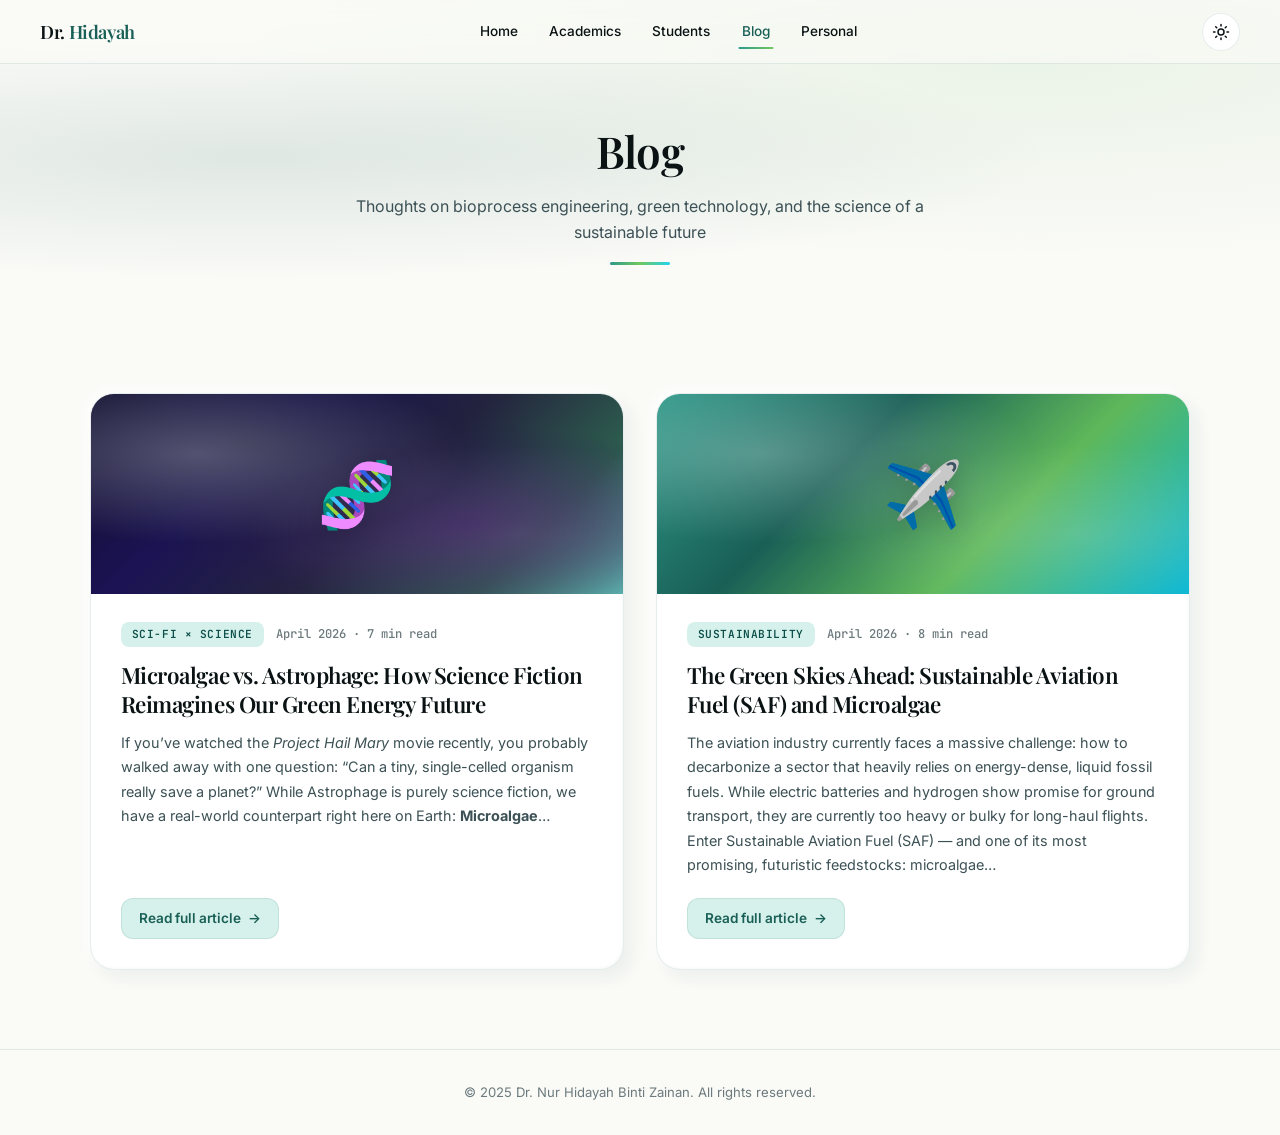
<file: blog.html>
<!DOCTYPE html>
<html lang="en">
<head>
  <meta charset="UTF-8" />
  <link rel="icon" type="image/png" href="Icon.png" />
  <link rel="apple-touch-icon" href="Icon.png" />
  <meta name="viewport" content="width=device-width, initial-scale=1.0" />
  <title>Blog | Dr. Nur Hidayah Binti Zainan — Microalgae, Biofuel &amp; Green Tech</title>
  <meta name="description" content="Read articles by Dr. Nur Hidayah Binti Zainan on microalgae biotechnology, sustainable aviation fuel, biofuel research, and green technology. Insights from a UTM Senior Lecturer and researcher in bioprocess engineering." />
  <meta name="keywords" content="Nur Hidayah Zainan blog, microalgae articles, sustainable aviation fuel, biofuel blog, green technology, bioprocess engineering, UTM researcher blog" />
  <meta name="author" content="Dr. Nur Hidayah Binti Zainan" />
  <meta name="robots" content="index, follow" />
  <link rel="canonical" href="https://hidayah.biomechemical.com/blog.html" />
  <meta property="og:title" content="Blog | Dr. Nur Hidayah Zainan" />
  <meta property="og:description" content="Articles on microalgae, sustainable aviation fuel, biofuel research, and green technology by a UTM researcher." />
  <meta property="og:url" content="https://hidayah.biomechemical.com/blog.html" />
  <meta property="og:type" content="blog" />
  <meta property="og:image" content="https://hidayah.biomechemical.com/Profile_pic.png" />
  <meta name="theme-color" content="#0d4f4a" media="(prefers-color-scheme: dark)" />
  <meta name="theme-color" content="#fafaf7" media="(prefers-color-scheme: light)" />
  <script>(function(){try{var t=localStorage.getItem('hidayah-theme');if(t==='dark'||t==='light'){document.documentElement.setAttribute('data-theme',t);}}catch(e){}})();</script>
  <link rel="preconnect" href="https://fonts.googleapis.com" />
  <link rel="preconnect" href="https://fonts.gstatic.com" crossorigin />
  <link href="https://fonts.googleapis.com/css2?family=Inter:wght@300;400;500;600;700&family=JetBrains+Mono:wght@400;500;600&family=Playfair+Display:wght@500;600;700&display=swap" rel="stylesheet" />
  <link rel="stylesheet" href="styles.css?v=5" />
</head>
<body>

  <div class="scroll-progress" aria-hidden="true"></div>
  <div class="nav-overlay" aria-hidden="true"></div>

  <nav class="navbar" id="navbar" aria-label="Primary">
    <div class="nav-inner">
      <a href="index.html" class="nav-brand">Dr. <span>Hidayah</span></a>
      <ul class="nav-links" id="navLinks">
        <li><a href="index.html">Home</a></li>
        <li><a href="academics.html">Academics</a></li>
        <li><a href="students.html">Students</a></li>
        <li><a href="blog.html">Blog</a></li>
        <li><a href="personal.html">Personal</a></li>
        <li class="nav-indicator-host" aria-hidden="true"><span class="nav-indicator"></span></li>
      </ul>
      <div class="nav-actions">
        <button class="theme-toggle" type="button" aria-label="Toggle color theme" title="Toggle theme">
          <svg class="icon-sun" viewBox="0 0 24 24" fill="none" stroke="currentColor" stroke-width="2" stroke-linecap="round" stroke-linejoin="round" aria-hidden="true"><circle cx="12" cy="12" r="4"/><path d="M12 2v2M12 20v2M4.93 4.93l1.41 1.41M17.66 17.66l1.41 1.41M2 12h2M20 12h2M4.93 19.07l1.41-1.41M17.66 6.34l1.41-1.41"/></svg>
          <svg class="icon-moon" viewBox="0 0 24 24" fill="none" stroke="currentColor" stroke-width="2" stroke-linecap="round" stroke-linejoin="round" aria-hidden="true"><path d="M21 12.79A9 9 0 1 1 11.21 3 7 7 0 0 0 21 12.79z"/></svg>
        </button>
        <button class="nav-toggle" id="navToggle" aria-label="Toggle navigation" aria-controls="navLinks" aria-expanded="false">
          <span></span><span></span><span></span>
        </button>
      </div>
    </div>
  </nav>

  <div class="page-banner">
    <div class="container">
      <h1>Blog</h1>
      <p class="banner-desc">Thoughts on bioprocess engineering, green technology, and the science of a sustainable future</p>
      <div class="underline-accent"></div>
    </div>
  </div>

  <!-- ===== BLOG LIST (auto-generated from blog-posts.js) ===== -->
  <section class="blog">
    <div class="container">
      <div class="blog-grid" id="blogGrid">
        <!-- Cards injected by JavaScript -->
      </div>
      <p id="blogEmpty" class="pub-count-info" style="display:none;">No blog posts yet. Check back soon!</p>
    </div>
  </section>

  <footer class="footer">
    <p>&copy; 2025 Dr. Nur Hidayah Binti Zainan. All rights reserved.</p>
  </footer>

  <script src="blog-posts.js?v=5"></script>
  <script>
    (function renderBlogGrid() {
      const grid = document.getElementById('blogGrid');
      const empty = document.getElementById('blogEmpty');
      if (!grid) return;
      if (!Array.isArray(blogPosts) || blogPosts.length === 0) {
        if (empty) empty.style.display = 'block';
        return;
      }
      grid.innerHTML = blogPosts.map(p => `
        <article class="blog-card clay reveal">
          <a href="${p.file}" style="text-decoration:none; color:inherit;">
            <div class="blog-thumb"${p.heroStyle ? ' style="'+p.heroStyle+'"' : ''}><span>${p.icon}</span></div>
          </a>
          <div class="blog-body">
            <div class="blog-meta">
              <span class="blog-tag">${p.tag}</span>
              <span class="blog-date">${p.date} &middot; ${p.readTime}</span>
            </div>
            <h2>${p.title}</h2>
            <p class="blog-excerpt">${p.excerpt}</p>
            <a href="${p.file}" class="blog-read-more">
              Read full article <span class="arrow">&rarr;</span>
            </a>
          </div>
        </article>
      `).join('');
    })();
  </script>
  <script src="script.js?v=5"></script>
</body>
</html>
</file>
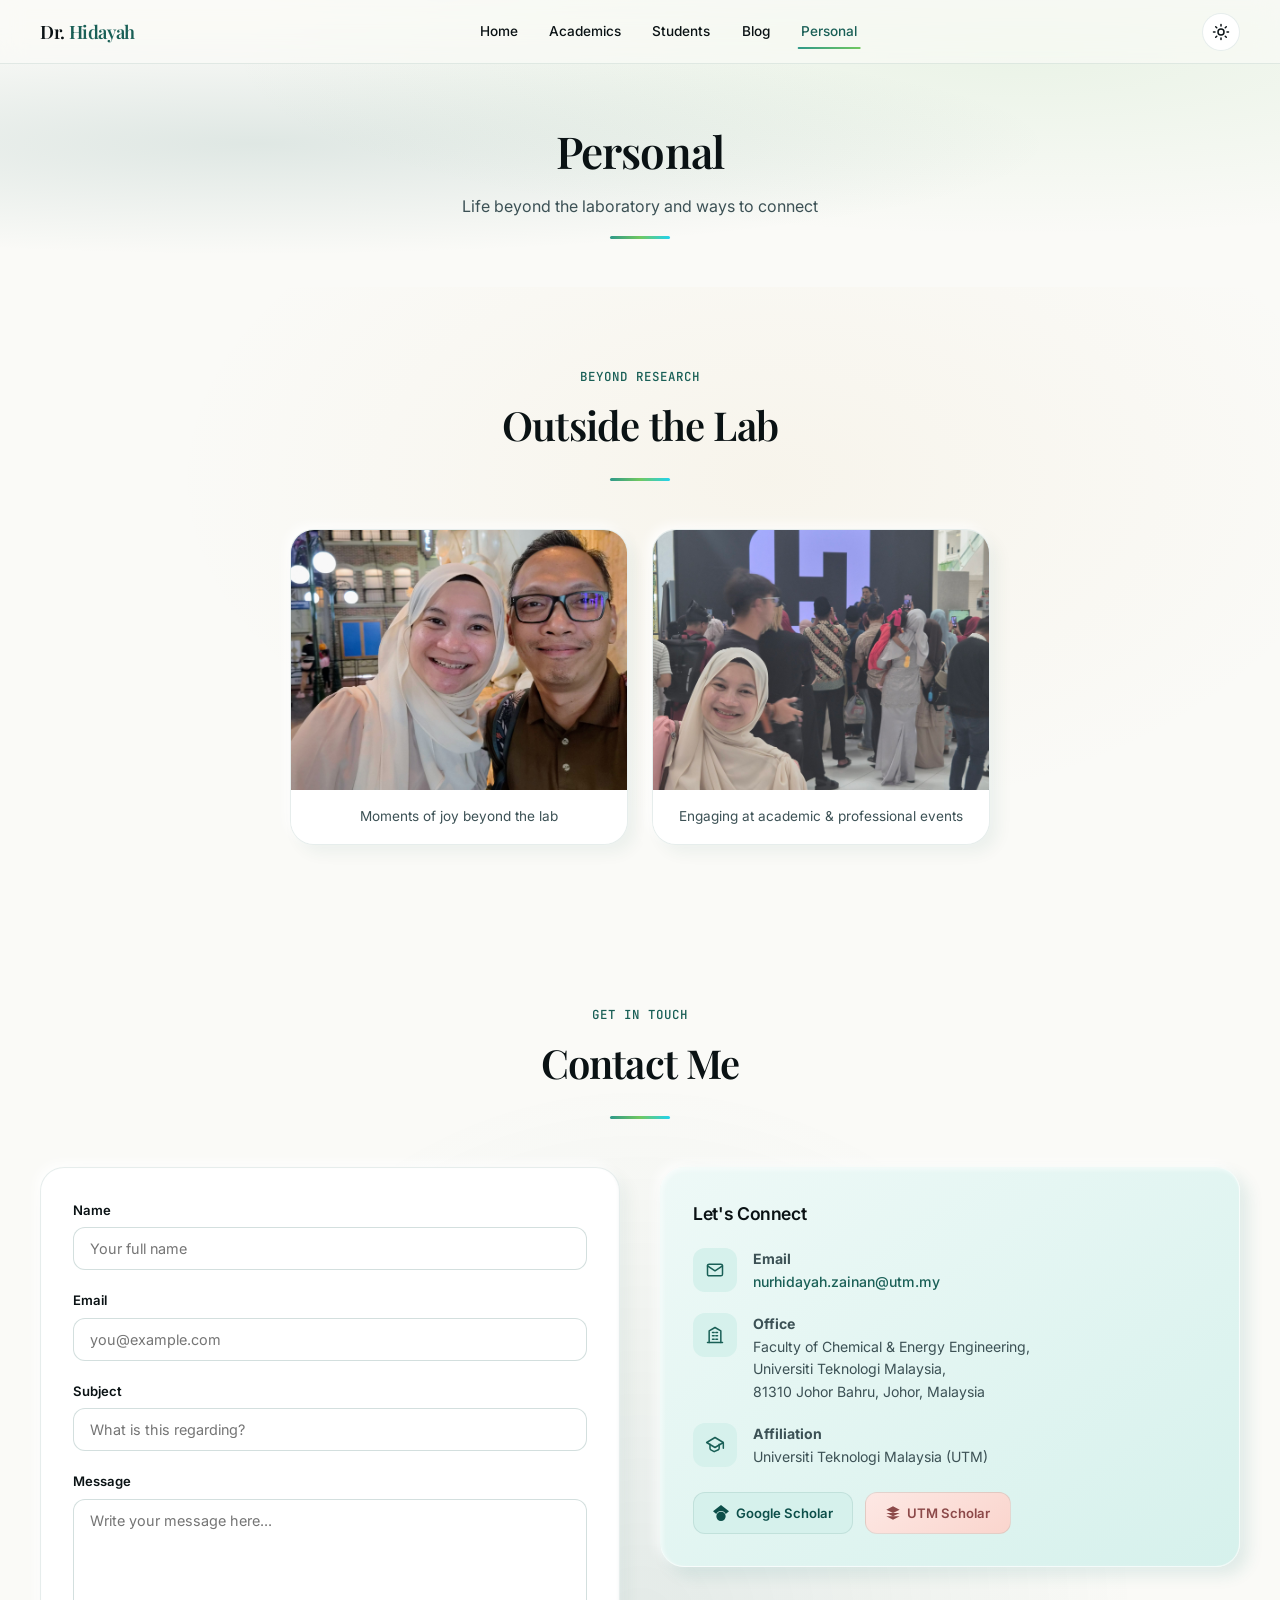
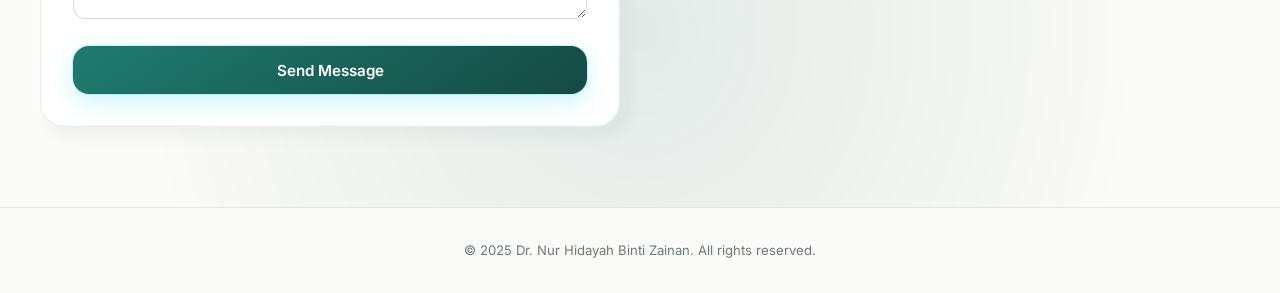
<file: personal.html>
<!DOCTYPE html>
<html lang="en">
<head>
  <meta charset="UTF-8" />
  <link rel="icon" type="image/png" href="Icon.png" />
  <link rel="apple-touch-icon" href="Icon.png" />
  <meta name="viewport" content="width=device-width, initial-scale=1.0" />
  <title>Contact Dr. Nur Hidayah Binti Zainan | Gallery &amp; Connect</title>
  <meta name="description" content="Get in touch with Dr. Nur Hidayah Binti Zainan, Senior Lecturer at UTM. Contact via email nurhidayah.zainan@utm.my. View photo gallery and connect through Google Scholar and UTM Scholar profiles." />
  <meta name="keywords" content="contact Nur Hidayah Zainan, UTM lecturer email, nurhidayah.zainan@utm.my, Google Scholar Nur Hidayah, Faculty Chemical Energy Engineering UTM" />
  <meta name="author" content="Dr. Nur Hidayah Binti Zainan" />
  <meta name="robots" content="index, follow" />
  <link rel="canonical" href="https://hidayah.biomechemical.com/personal.html" />
  <meta property="og:title" content="Contact Dr. Nur Hidayah Zainan | UTM" />
  <meta property="og:description" content="Contact information, photo gallery, and academic profile links for Dr. Nur Hidayah Binti Zainan at UTM." />
  <meta property="og:url" content="https://hidayah.biomechemical.com/personal.html" />
  <meta property="og:type" content="website" />
  <meta property="og:image" content="https://hidayah.biomechemical.com/Profile_pic.png" />
  <meta name="theme-color" content="#0d4f4a" media="(prefers-color-scheme: dark)" />
  <meta name="theme-color" content="#fafaf7" media="(prefers-color-scheme: light)" />
  <script>(function(){try{var t=localStorage.getItem('hidayah-theme');if(t==='dark'||t==='light'){document.documentElement.setAttribute('data-theme',t);}}catch(e){}})();</script>
  <link rel="preconnect" href="https://fonts.googleapis.com" />
  <link rel="preconnect" href="https://fonts.gstatic.com" crossorigin />
  <link href="https://fonts.googleapis.com/css2?family=Inter:wght@300;400;500;600;700&family=JetBrains+Mono:wght@400;500;600&family=Playfair+Display:wght@500;600;700&display=swap" rel="stylesheet" />
  <link rel="stylesheet" href="styles.css?v=5" />
</head>
<body>

  <div class="scroll-progress" aria-hidden="true"></div>
  <div class="nav-overlay" aria-hidden="true"></div>

  <nav class="navbar" id="navbar" aria-label="Primary">
    <div class="nav-inner">
      <a href="index.html" class="nav-brand">Dr. <span>Hidayah</span></a>
      <ul class="nav-links" id="navLinks">
        <li><a href="index.html">Home</a></li>
        <li><a href="academics.html">Academics</a></li>
        <li><a href="students.html">Students</a></li>
        <li><a href="blog.html">Blog</a></li>
        <li><a href="personal.html">Personal</a></li>
        <li class="nav-indicator-host" aria-hidden="true"><span class="nav-indicator"></span></li>
      </ul>
      <div class="nav-actions">
        <button class="theme-toggle" type="button" aria-label="Toggle color theme" title="Toggle theme">
          <svg class="icon-sun" viewBox="0 0 24 24" fill="none" stroke="currentColor" stroke-width="2" stroke-linecap="round" stroke-linejoin="round" aria-hidden="true"><circle cx="12" cy="12" r="4"/><path d="M12 2v2M12 20v2M4.93 4.93l1.41 1.41M17.66 17.66l1.41 1.41M2 12h2M20 12h2M4.93 19.07l1.41-1.41M17.66 6.34l1.41-1.41"/></svg>
          <svg class="icon-moon" viewBox="0 0 24 24" fill="none" stroke="currentColor" stroke-width="2" stroke-linecap="round" stroke-linejoin="round" aria-hidden="true"><path d="M21 12.79A9 9 0 1 1 11.21 3 7 7 0 0 0 21 12.79z"/></svg>
        </button>
        <button class="nav-toggle" id="navToggle" aria-label="Toggle navigation" aria-controls="navLinks" aria-expanded="false">
          <span></span><span></span><span></span>
        </button>
      </div>
    </div>
  </nav>

  <div class="page-banner">
    <div class="container">
      <h1>Personal</h1>
      <p class="banner-desc">Life beyond the laboratory and ways to connect</p>
      <div class="underline-accent"></div>
    </div>
  </div>

  <!-- ===== GALLERY ===== -->
  <section class="gallery" id="gallery">
    <div class="container">
      <div class="section-header reveal">
        <p class="section-subtitle">Beyond Research</p>
        <h2 class="section-title">Outside the Lab</h2>
        <div class="underline-accent"></div>
      </div>
      <div class="gallery-grid reveal">
        <div class="gallery-item">
          <img src="photo_casual_1.jpg" alt="Dr. Hidayah — leisure outing" />
          <div class="gallery-caption">Moments of joy beyond the lab</div>
        </div>
        <div class="gallery-item">
          <img src="photo_casual_2.jpg" alt="Dr. Hidayah at a conference event" />
          <div class="gallery-caption">Engaging at academic &amp; professional events</div>
        </div>
      </div>
    </div>
  </section>

  <!-- ===== CONTACT ===== -->
  <section class="contact" id="contact">
    <div class="container">
      <div class="section-header reveal">
        <p class="section-subtitle">Get in Touch</p>
        <h2 class="section-title">Contact Me</h2>
        <div class="underline-accent"></div>
      </div>
      <div class="contact-grid reveal">
        <div class="contact-form clay">
          <form id="contactForm" onsubmit="handleContactSubmit(event)">
            <div class="form-group">
              <label for="cName">Name</label>
              <input type="text" id="cName" name="name" placeholder="Your full name" required />
            </div>
            <div class="form-group">
              <label for="cEmail">Email</label>
              <input type="email" id="cEmail" name="email" placeholder="you@example.com" required />
            </div>
            <div class="form-group">
              <label for="cSubject">Subject</label>
              <input type="text" id="cSubject" name="subject" placeholder="What is this regarding?" required />
            </div>
            <div class="form-group">
              <label for="cMessage">Message</label>
              <textarea id="cMessage" name="message" placeholder="Write your message here..." required></textarea>
            </div>
            <button type="submit" class="form-submit">Send Message</button>
          </form>
        </div>
        <div class="contact-info clay-teal">
          <h3>Let's Connect</h3>
          <div class="contact-detail">
            <div class="contact-icon">
              <svg viewBox="0 0 24 24" fill="none" stroke="currentColor" stroke-width="1.8" stroke-linecap="round" stroke-linejoin="round" aria-hidden="true"><rect x="3" y="5" width="18" height="14" rx="2"/><path d="M3 7l9 6 9-6"/></svg>
            </div>
            <div>
              <p><strong>Email</strong><br/>
              <a href="mailto:nurhidayah.zainan@utm.my">nurhidayah.zainan@utm.my</a></p>
            </div>
          </div>
          <div class="contact-detail">
            <div class="contact-icon">
              <svg viewBox="0 0 24 24" fill="none" stroke="currentColor" stroke-width="1.8" stroke-linecap="round" stroke-linejoin="round" aria-hidden="true"><path d="M3 21h18"/><path d="M5 21V7l7-4 7 4v14"/><path d="M9 9h2M13 9h2M9 13h2M13 13h2M9 17h2M13 17h2"/></svg>
            </div>
            <div>
              <p><strong>Office</strong><br/>
              Faculty of Chemical &amp; Energy Engineering,<br/>
              Universiti Teknologi Malaysia,<br/>
              81310 Johor Bahru, Johor, Malaysia</p>
            </div>
          </div>
          <div class="contact-detail">
            <div class="contact-icon">
              <svg viewBox="0 0 24 24" fill="none" stroke="currentColor" stroke-width="1.8" stroke-linecap="round" stroke-linejoin="round" aria-hidden="true"><path d="M22 10v6M12 3L2 9l10 6 10-6-10-6z"/><path d="M6 11v5a2 2 0 0 0 1 1.73l4 2.27 5-2.27A2 2 0 0 0 17 16v-5"/></svg>
            </div>
            <div>
              <p><strong>Affiliation</strong><br/>
              Universiti Teknologi Malaysia (UTM)</p>
            </div>
          </div>
          <div class="contact-links">
            <a href="https://scholar.google.com.my/citations?user=Ul5HjwEAAAAJ&hl=en&oi=ao" class="contact-link-btn scholar" target="_blank" rel="noopener">
              <svg width="16" height="16" viewBox="0 0 24 24" fill="currentColor"><path d="M12 24a7 7 0 110-14 7 7 0 010 14zm0-24L0 9.5l4.838 3.94A8 8 0 0112 9a8 8 0 017.162 4.44L24 9.5z"/></svg>
              Google Scholar
            </a>
            <a href="https://utmscholar.utm.my/Scholar/ScholarInfoDetails/AnWd" class="contact-link-btn utm" target="_blank" rel="noopener">
              <svg width="16" height="16" viewBox="0 0 24 24" fill="currentColor"><path d="M12 2L2 7l10 5 10-5-10-5zM2 17l10 5 10-5M2 12l10 5 10-5"/></svg>
              UTM Scholar
            </a>
          </div>
        </div>
      </div>
    </div>
  </section>

  <footer class="footer">
    <p>&copy; 2025 Dr. Nur Hidayah Binti Zainan. All rights reserved.</p>
  </footer>

  <script src="script.js?v=5"></script>
</body>
</html>
</file>
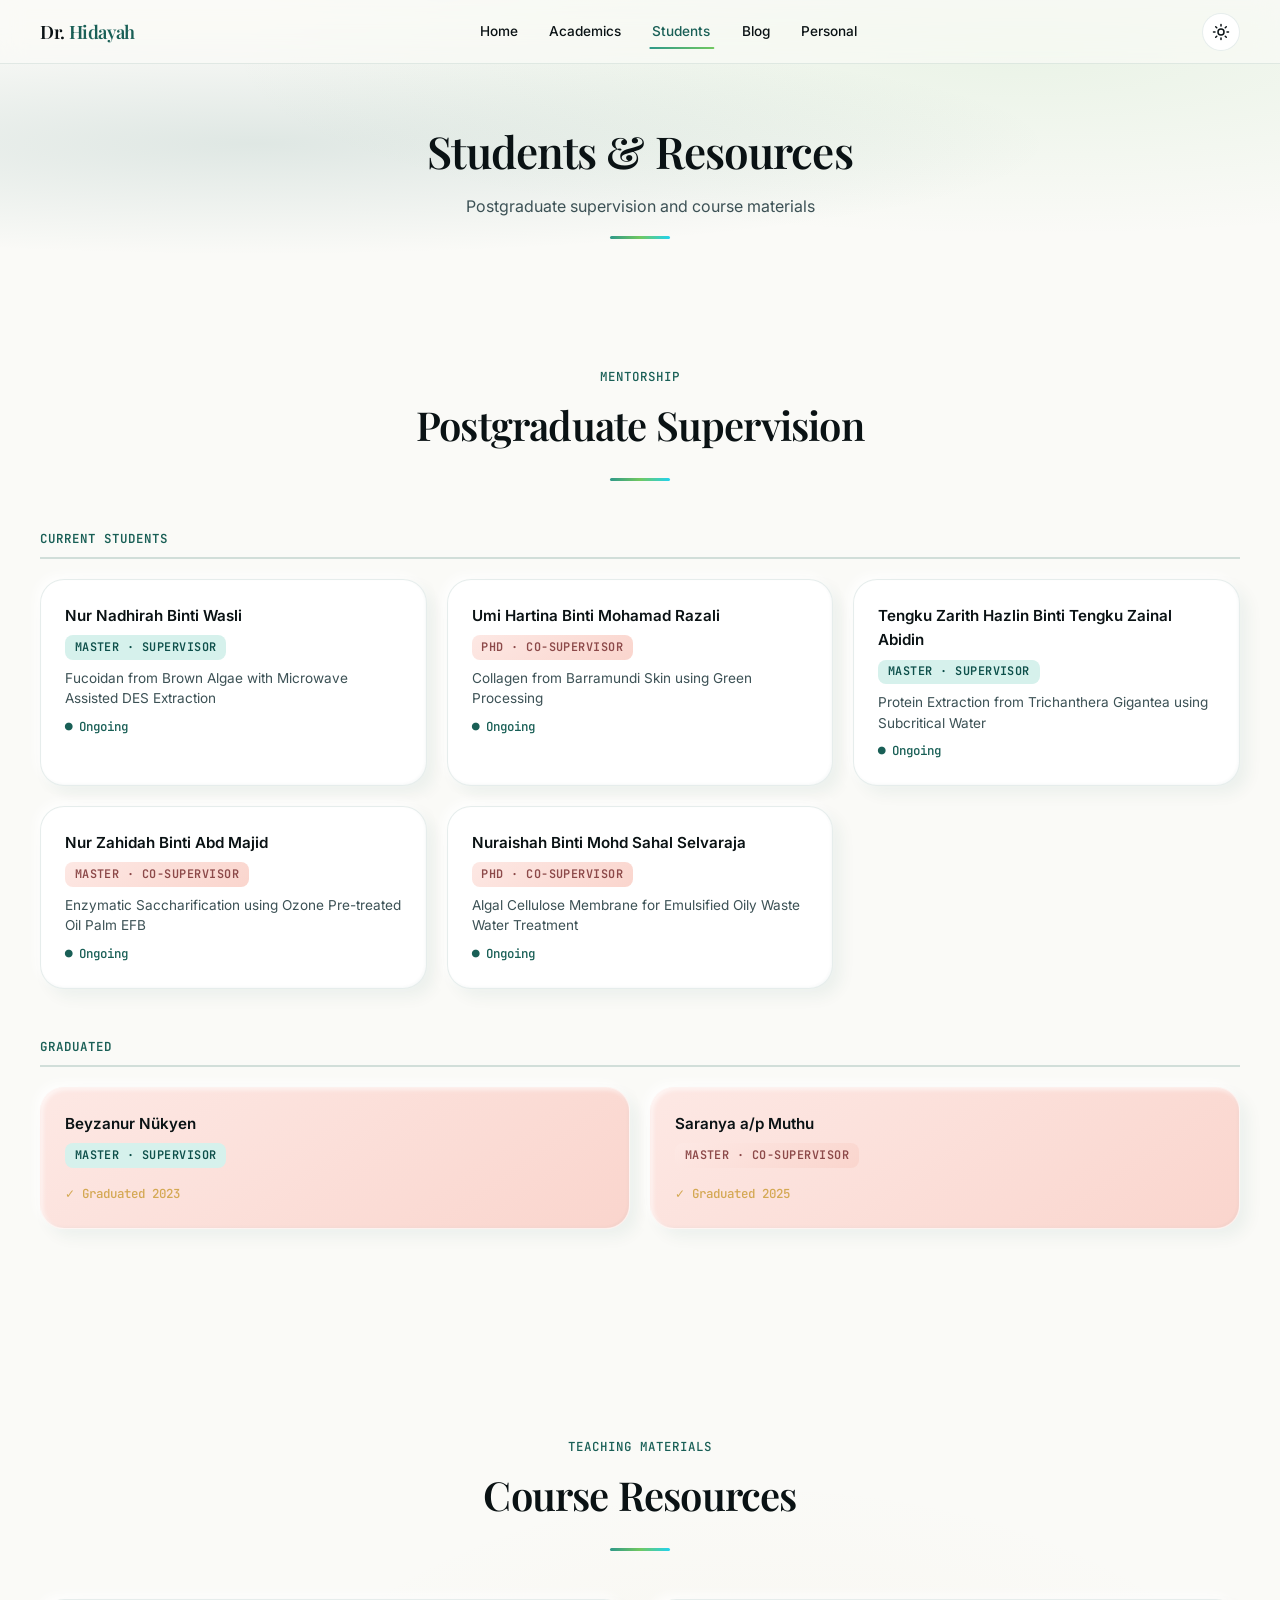
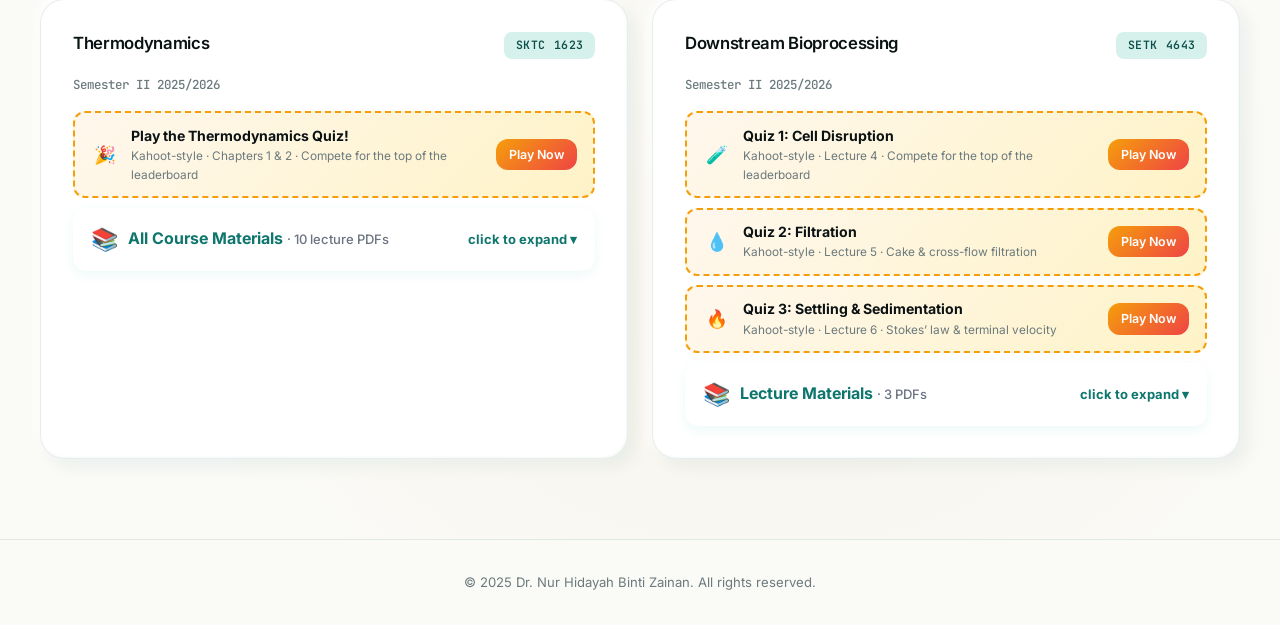
<file: students.html>
<!DOCTYPE html>
<html lang="en">
<head>
  <meta charset="UTF-8" />
  <link rel="icon" type="image/png" href="Icon.png" />
  <link rel="apple-touch-icon" href="Icon.png" />
  <meta name="viewport" content="width=device-width, initial-scale=1.0" />
  <title>Postgraduate Supervision &amp; Course Resources | Dr. Nur Hidayah Zainan, UTM</title>
  <meta name="description" content="Postgraduate supervision and teaching resources by Dr. Nur Hidayah Binti Zainan, UTM. Current and graduated Master and PhD students in microalgae extraction, green processing, and bioprocess engineering. Course materials for Thermodynamics and Downstream Bioprocessing." />
  <meta name="keywords" content="Nur Hidayah Zainan supervision, UTM postgraduate, bioprocess engineering course, green technology course, separation processes, Master PhD supervision, teaching resources UTM" />
  <meta name="author" content="Dr. Nur Hidayah Binti Zainan" />
  <meta name="robots" content="index, follow" />
  <link rel="canonical" href="https://hidayah.biomechemical.com/students.html" />
  <meta property="og:title" content="Students & Resources | Dr. Nur Hidayah Zainan" />
  <meta property="og:description" content="Postgraduate supervision and course materials in bioprocess engineering and green technology at UTM." />
  <meta property="og:url" content="https://hidayah.biomechemical.com/students.html" />
  <meta property="og:type" content="website" />
  <meta property="og:image" content="https://hidayah.biomechemical.com/Profile_pic.png" />
  <meta name="theme-color" content="#0d4f4a" media="(prefers-color-scheme: dark)" />
  <meta name="theme-color" content="#fafaf7" media="(prefers-color-scheme: light)" />
  <script>(function(){try{var t=localStorage.getItem('hidayah-theme');if(t==='dark'||t==='light'){document.documentElement.setAttribute('data-theme',t);}}catch(e){}})();</script>
  <link rel="preconnect" href="https://fonts.googleapis.com" />
  <link rel="preconnect" href="https://fonts.gstatic.com" crossorigin />
  <link href="https://fonts.googleapis.com/css2?family=Inter:wght@300;400;500;600;700&family=JetBrains+Mono:wght@400;500;600&family=Playfair+Display:wght@500;600;700&display=swap" rel="stylesheet" />
  <link rel="stylesheet" href="styles.css?v=5" />
</head>
<body>

  <div class="scroll-progress" aria-hidden="true"></div>
  <div class="nav-overlay" aria-hidden="true"></div>

  <nav class="navbar" id="navbar" aria-label="Primary">
    <div class="nav-inner">
      <a href="index.html" class="nav-brand">Dr. <span>Hidayah</span></a>
      <ul class="nav-links" id="navLinks">
        <li><a href="index.html">Home</a></li>
        <li><a href="academics.html">Academics</a></li>
        <li><a href="students.html">Students</a></li>
        <li><a href="blog.html">Blog</a></li>
        <li><a href="personal.html">Personal</a></li>
        <li class="nav-indicator-host" aria-hidden="true"><span class="nav-indicator"></span></li>
      </ul>
      <div class="nav-actions">
        <button class="theme-toggle" type="button" aria-label="Toggle color theme" title="Toggle theme">
          <svg class="icon-sun" viewBox="0 0 24 24" fill="none" stroke="currentColor" stroke-width="2" stroke-linecap="round" stroke-linejoin="round" aria-hidden="true"><circle cx="12" cy="12" r="4"/><path d="M12 2v2M12 20v2M4.93 4.93l1.41 1.41M17.66 17.66l1.41 1.41M2 12h2M20 12h2M4.93 19.07l1.41-1.41M17.66 6.34l1.41-1.41"/></svg>
          <svg class="icon-moon" viewBox="0 0 24 24" fill="none" stroke="currentColor" stroke-width="2" stroke-linecap="round" stroke-linejoin="round" aria-hidden="true"><path d="M21 12.79A9 9 0 1 1 11.21 3 7 7 0 0 0 21 12.79z"/></svg>
        </button>
        <button class="nav-toggle" id="navToggle" aria-label="Toggle navigation" aria-controls="navLinks" aria-expanded="false">
          <span></span><span></span><span></span>
        </button>
      </div>
    </div>
  </nav>

  <div class="page-banner">
    <div class="container">
      <h1>Students &amp; Resources</h1>
      <p class="banner-desc">Postgraduate supervision and course materials</p>
      <div class="underline-accent"></div>
    </div>
  </div>

  <!-- ===== SUPERVISION ===== -->
  <section class="supervision" id="supervision">
    <div class="container">
      <div class="section-header reveal">
        <p class="section-subtitle">Mentorship</p>
        <h2 class="section-title">Postgraduate Supervision</h2>
        <div class="underline-accent"></div>
      </div>

      <div class="reveal">
        <p class="sup-section-label">Current Students</p>
        <div class="sup-grid">
          <div class="sup-card clay">
            <p class="sup-name">Nur Nadhirah Binti Wasli</p>
            <span class="sup-role supervisor">Master &middot; Supervisor</span>
            <p class="sup-topic">Fucoidan from Brown Algae with Microwave Assisted DES Extraction</p>
            <p class="sup-status ongoing">&#9679; Ongoing</p>
          </div>
          <div class="sup-card clay">
            <p class="sup-name">Umi Hartina Binti Mohamad Razali</p>
            <span class="sup-role cosupervisor">PhD &middot; Co-Supervisor</span>
            <p class="sup-topic">Collagen from Barramundi Skin using Green Processing</p>
            <p class="sup-status ongoing">&#9679; Ongoing</p>
          </div>
          <div class="sup-card clay">
            <p class="sup-name">Tengku Zarith Hazlin Binti Tengku Zainal Abidin</p>
            <span class="sup-role supervisor">Master &middot; Supervisor</span>
            <p class="sup-topic">Protein Extraction from Trichanthera Gigantea using Subcritical Water</p>
            <p class="sup-status ongoing">&#9679; Ongoing</p>
          </div>
          <div class="sup-card clay">
            <p class="sup-name">Nur Zahidah Binti Abd Majid</p>
            <span class="sup-role cosupervisor">Master &middot; Co-Supervisor</span>
            <p class="sup-topic">Enzymatic Saccharification using Ozone Pre-treated Oil Palm EFB</p>
            <p class="sup-status ongoing">&#9679; Ongoing</p>
          </div>
          <div class="sup-card clay">
            <p class="sup-name">Nuraishah Binti Mohd Sahal Selvaraja</p>
            <span class="sup-role cosupervisor">PhD &middot; Co-Supervisor</span>
            <p class="sup-topic">Algal Cellulose Membrane for Emulsified Oily Waste Water Treatment</p>
            <p class="sup-status ongoing">&#9679; Ongoing</p>
          </div>
        </div>
      </div>

      <div class="reveal">
        <p class="sup-section-label">Graduated</p>
        <div class="sup-grid">
          <div class="sup-card clay-coral">
            <p class="sup-name">Beyzanur N&uuml;kyen</p>
            <span class="sup-role supervisor">Master &middot; Supervisor</span>
            <p class="sup-status graduated">&#10003; Graduated 2023</p>
          </div>
          <div class="sup-card clay-coral">
            <p class="sup-name">Saranya a/p Muthu</p>
            <span class="sup-role cosupervisor">Master &middot; Co-Supervisor</span>
            <p class="sup-status graduated">&#10003; Graduated 2025</p>
          </div>
        </div>
      </div>
    </div>
  </section>

  <!-- ===== COURSE RESOURCES ===== -->
  <section class="courses" id="courses">
    <div class="container">
      <div class="section-header reveal">
        <p class="section-subtitle">Teaching Materials</p>
        <h2 class="section-title">Course Resources</h2>
        <div class="underline-accent"></div>
      </div>
      <div class="courses-grid reveal">

        <!-- Course 1: Thermodynamics (with Kahoot-style quiz) -->
        <div class="course-card clay">
          <div class="course-header">
            <h3>Thermodynamics</h3>
            <span class="course-code">SKTC 1623</span>
          </div>
          <p class="course-sem">Semester II 2025/2026</p>
          <ul class="resource-list">
            <li class="resource-item" style="background:linear-gradient(135deg,#fff7ed,#fef3c7);border:2px dashed #f59e0b;">
              <span class="resource-icon">&#127881;</span>
              <div class="resource-info">
                <p class="resource-name"><strong>Play the Thermodynamics Quiz!</strong></p>
                <p class="resource-type">Kahoot-style &middot; Chapters 1 &amp; 2 &middot; Compete for the top of the leaderboard</p>
              </div>
              <a href="quiz-thermo-sktc1623.html" class="resource-link" style="background:linear-gradient(135deg,#f59e0b,#ef4444);color:#fff;">Play Now</a>
            </li>
            <li class="resource-item" style="display:block;padding:0;background:transparent;border:none;">
              <details style="background:#fff;border-radius:14px;padding:14px 18px;box-shadow:0 4px 12px rgba(20,184,166,0.08);">
                <summary style="cursor:pointer;font-weight:700;color:#0f766e;display:flex;align-items:center;gap:10px;list-style:none;">
                  <span style="font-size:22px;">&#128218;</span>
                  <span style="flex:1;">All Course Materials <span style="color:#6b7280;font-weight:500;font-size:13px;">&middot; 10 lecture PDFs</span></span>
                  <span style="color:#0f766e;font-size:13px;">click to expand &#9662;</span>
                </summary>
                <ul style="list-style:none;padding:14px 0 4px;margin:0;display:flex;flex-direction:column;gap:8px;">
                  <li><a href="thermo-materials/thermo-lec-01.pdf" target="_blank" rel="noopener" style="display:flex;align-items:center;gap:10px;padding:10px 14px;background:#f0fdfa;border-radius:10px;text-decoration:none;color:#0f766e;font-weight:600;transition:all .15s;"><span>&#128196;</span><span style="flex:1;">Lecture 1 &mdash; Introduction &amp; Basic Concepts</span><span style="color:#14b8a6;font-size:13px;">Download &darr;</span></a></li>
                  <li><a href="thermo-materials/thermo-lec-02.pdf" target="_blank" rel="noopener" style="display:flex;align-items:center;gap:10px;padding:10px 14px;background:#f0fdfa;border-radius:10px;text-decoration:none;color:#0f766e;font-weight:600;transition:all .15s;"><span>&#128196;</span><span style="flex:1;">Lecture 2 &mdash; Energy, Energy Transfer &amp; General Energy Analysis</span><span style="color:#14b8a6;font-size:13px;">Download &darr;</span></a></li>
                  <li><a href="thermo-materials/thermo-lec-03.pdf" target="_blank" rel="noopener" style="display:flex;align-items:center;gap:10px;padding:10px 14px;background:#f0fdfa;border-radius:10px;text-decoration:none;color:#0f766e;font-weight:600;transition:all .15s;"><span>&#128196;</span><span style="flex:1;">Lecture 3</span><span style="color:#14b8a6;font-size:13px;">Download &darr;</span></a></li>
                  <li><a href="thermo-materials/thermo-lec-04.pdf" target="_blank" rel="noopener" style="display:flex;align-items:center;gap:10px;padding:10px 14px;background:#f0fdfa;border-radius:10px;text-decoration:none;color:#0f766e;font-weight:600;transition:all .15s;"><span>&#128196;</span><span style="flex:1;">Lecture 4</span><span style="color:#14b8a6;font-size:13px;">Download &darr;</span></a></li>
                  <li><a href="thermo-materials/thermo-lec-05.pdf" target="_blank" rel="noopener" style="display:flex;align-items:center;gap:10px;padding:10px 14px;background:#f0fdfa;border-radius:10px;text-decoration:none;color:#0f766e;font-weight:600;transition:all .15s;"><span>&#128196;</span><span style="flex:1;">Lecture 5</span><span style="color:#14b8a6;font-size:13px;">Download &darr;</span></a></li>
                  <li><a href="thermo-materials/thermo-lec-06.pdf" target="_blank" rel="noopener" style="display:flex;align-items:center;gap:10px;padding:10px 14px;background:#f0fdfa;border-radius:10px;text-decoration:none;color:#0f766e;font-weight:600;transition:all .15s;"><span>&#128196;</span><span style="flex:1;">Lecture 6</span><span style="color:#14b8a6;font-size:13px;">Download &darr;</span></a></li>
                  <li><a href="thermo-materials/thermo-lec-07.pdf" target="_blank" rel="noopener" style="display:flex;align-items:center;gap:10px;padding:10px 14px;background:#f0fdfa;border-radius:10px;text-decoration:none;color:#0f766e;font-weight:600;transition:all .15s;"><span>&#128196;</span><span style="flex:1;">Lecture 7</span><span style="color:#14b8a6;font-size:13px;">Download &darr;</span></a></li>
                  <li><a href="thermo-materials/thermo-lec-09.pdf" target="_blank" rel="noopener" style="display:flex;align-items:center;gap:10px;padding:10px 14px;background:#f0fdfa;border-radius:10px;text-decoration:none;color:#0f766e;font-weight:600;transition:all .15s;"><span>&#128196;</span><span style="flex:1;">Lecture 9</span><span style="color:#14b8a6;font-size:13px;">Download &darr;</span></a></li>
                  <li><a href="thermo-materials/thermo-lec-10.pdf" target="_blank" rel="noopener" style="display:flex;align-items:center;gap:10px;padding:10px 14px;background:#f0fdfa;border-radius:10px;text-decoration:none;color:#0f766e;font-weight:600;transition:all .15s;"><span>&#128196;</span><span style="flex:1;">Lecture 10</span><span style="color:#14b8a6;font-size:13px;">Download &darr;</span></a></li>
                  <li><a href="thermo-materials/thermo-lec-11.pdf" target="_blank" rel="noopener" style="display:flex;align-items:center;gap:10px;padding:10px 14px;background:#f0fdfa;border-radius:10px;text-decoration:none;color:#0f766e;font-weight:600;transition:all .15s;"><span>&#128196;</span><span style="flex:1;">Lecture 11</span><span style="color:#14b8a6;font-size:13px;">Download &darr;</span></a></li>
                </ul>
              </details>
            </li>
          </ul>
        </div>

        <!-- Course 2: Downstream Bioprocessing (with 3 Kahoot-style quizzes) -->
        <div class="course-card clay">
          <div class="course-header">
            <h3>Downstream Bioprocessing</h3>
            <span class="course-code">SETK 4643</span>
          </div>
          <p class="course-sem">Semester II 2025/2026</p>
          <ul class="resource-list">

            <!-- Quiz 1: Cell Disruption -->
            <li class="resource-item" style="background:linear-gradient(135deg,#fff7ed,#fef3c7);border:2px dashed #f59e0b;">
              <span class="resource-icon">&#129514;</span>
              <div class="resource-info">
                <p class="resource-name"><strong>Quiz 1: Cell Disruption</strong></p>
                <p class="resource-type">Kahoot-style &middot; Lecture 4 &middot; Compete for the top of the leaderboard</p>
              </div>
              <a href="quiz-downstream-cell-disruption.html" class="resource-link" style="background:linear-gradient(135deg,#f59e0b,#ef4444);color:#fff;">Play Now</a>
            </li>

            <!-- Quiz 2: Filtration -->
            <li class="resource-item" style="background:linear-gradient(135deg,#fff7ed,#fef3c7);border:2px dashed #f59e0b;">
              <span class="resource-icon">&#128167;</span>
              <div class="resource-info">
                <p class="resource-name"><strong>Quiz 2: Filtration</strong></p>
                <p class="resource-type">Kahoot-style &middot; Lecture 5 &middot; Cake &amp; cross-flow filtration</p>
              </div>
              <a href="quiz-downstream-filtration.html" class="resource-link" style="background:linear-gradient(135deg,#f59e0b,#ef4444);color:#fff;">Play Now</a>
            </li>

            <!-- Quiz 3: Sedimentation -->
            <li class="resource-item" style="background:linear-gradient(135deg,#fff7ed,#fef3c7);border:2px dashed #f59e0b;">
              <span class="resource-icon">&#128293;</span>
              <div class="resource-info">
                <p class="resource-name"><strong>Quiz 3: Settling &amp; Sedimentation</strong></p>
                <p class="resource-type">Kahoot-style &middot; Lecture 6 &middot; Stokes&rsquo; law &amp; terminal velocity</p>
              </div>
              <a href="quiz-downstream-sedimentation.html" class="resource-link" style="background:linear-gradient(135deg,#f59e0b,#ef4444);color:#fff;">Play Now</a>
            </li>

            <!-- Lecture Materials -->
            <li class="resource-item" style="display:block;padding:0;background:transparent;border:none;">
              <details style="background:#fff;border-radius:14px;padding:14px 18px;box-shadow:0 4px 12px rgba(20,184,166,0.08);">
                <summary style="cursor:pointer;font-weight:700;color:#0f766e;display:flex;align-items:center;gap:10px;list-style:none;">
                  <span style="font-size:22px;">&#128218;</span>
                  <span style="flex:1;">Lecture Materials <span style="color:#6b7280;font-weight:500;font-size:13px;">&middot; 3 PDFs</span></span>
                  <span style="color:#0f766e;font-size:13px;">click to expand &#9662;</span>
                </summary>
                <ul style="list-style:none;padding:14px 0 4px;margin:0;display:flex;flex-direction:column;gap:8px;">
                  <li><a href="downstream-materials/lec-04-cell-disruption.pdf" target="_blank" rel="noopener" style="display:flex;align-items:center;gap:10px;padding:10px 14px;background:#f0fdfa;border-radius:10px;text-decoration:none;color:#0f766e;font-weight:600;transition:all .15s;"><span>&#128196;</span><span style="flex:1;">Lecture 4 &mdash; Cell Disruption</span><span style="color:#14b8a6;font-size:13px;">Download &darr;</span></a></li>
                  <li><a href="downstream-materials/lec-05-filtration.pdf" target="_blank" rel="noopener" style="display:flex;align-items:center;gap:10px;padding:10px 14px;background:#f0fdfa;border-radius:10px;text-decoration:none;color:#0f766e;font-weight:600;transition:all .15s;"><span>&#128196;</span><span style="flex:1;">Lecture 5 &mdash; Filtration</span><span style="color:#14b8a6;font-size:13px;">Download &darr;</span></a></li>
                  <li><a href="downstream-materials/lec-06-sedimentation.pdf" target="_blank" rel="noopener" style="display:flex;align-items:center;gap:10px;padding:10px 14px;background:#f0fdfa;border-radius:10px;text-decoration:none;color:#0f766e;font-weight:600;transition:all .15s;"><span>&#128196;</span><span style="flex:1;">Lecture 6 &mdash; Settling &amp; Sedimentation</span><span style="color:#14b8a6;font-size:13px;">Download &darr;</span></a></li>
                </ul>
              </details>
            </li>
          </ul>
        </div>

      </div>
    </div>
  </section>

  <footer class="footer">
    <p>&copy; 2025 Dr. Nur Hidayah Binti Zainan. All rights reserved.</p>
  </footer>

  <script src="script.js?v=5"></script>
</body>
</html>
</file>
<file: styles.css>
/* =========================================================================
   Dr. Nur Hidayah — Design System v2 (redesign-v2)
   tokens → primitives → components → sections → pages
   Vanilla CSS, no framework. Dual-mode (light/dark).
   ========================================================================= */

/* ---------- 1. TOKENS ---------- */
:root {
  /* Teal (ocean primary) */
  --teal-50:#eef9f7; --teal-100:#d6f1ec; --teal-200:#b0e3db; --teal-300:#7fcec1;
  --teal-400:#4eb5a5; --teal-500:#2f9989; --teal-600:#1f7c70; --teal-700:#195f56;
  --teal-800:#154a43; --teal-900:#0d4f4a; --teal-950:#062e2a;

  /* Algae green */
  --algae-50:#effaec; --algae-100:#dbf4d4; --algae-200:#b9e8ad; --algae-300:#8fd77f;
  --algae-400:#71c860; --algae-500:#5fb85a; --algae-600:#4a9846; --algae-700:#3b7838;
  --algae-800:#2f5e2d; --algae-900:#254824; --algae-950:#112611;

  /* Cyan (bioluminescent highlight) */
  --cyan-50:#ecfeff; --cyan-100:#cffafe; --cyan-200:#a5f3fc; --cyan-300:#67e8f9;
  --cyan-400:#22d3ee; --cyan-500:#06b6d4; --cyan-600:#0891b2; --cyan-700:#0e7490;

  /* Warm sand — light-mode neutral */
  --sand-50:#fafaf7; --sand-100:#f4f2ea; --sand-200:#e9e4d4; --sand-300:#d6ceb8;
  --sand-400:#b8ab8a; --sand-500:#96896a; --sand-600:#766b52; --sand-700:#5b523e;

  /* Ink — dark-mode neutral */
  --ink-50:#eef2f3; --ink-100:#d0d8da; --ink-300:#7d8e92; --ink-500:#3c5155;
  --ink-700:#1d3034; --ink-800:#122023; --ink-900:#0a1214; --ink-950:#050a0b;

  /* Amber — grants / citations accents ONLY */
  --amber-300:#fcd34d; --amber-500:#d4a853; --amber-700:#92660a;

  /* Semantic — light mode defaults */
  --color-bg: var(--sand-50);
  --color-bg-elev: #ffffff;
  --color-surface: #ffffff;
  --color-surface-2: var(--sand-100);
  --color-text: var(--ink-900);
  --color-text-muted: var(--ink-500);
  --color-text-soft: #6c7a7d;
  --color-border: rgba(13,79,74,0.10);
  --color-border-strong: rgba(13,79,74,0.18);
  --color-primary: var(--teal-700);
  --color-primary-ink: var(--teal-900);
  --color-primary-soft: var(--teal-100);
  --color-accent: var(--algae-500);
  --color-glow: var(--cyan-400);
  --color-amber: var(--amber-500);
  --color-focus: var(--amber-500);

  /* Clay surface mix — light */
  --clay-hi: rgba(255,255,255,0.95);
  --clay-lo: rgba(13,79,74,0.08);

  /* Spacing (4px grid) */
  --space-1:4px; --space-2:8px; --space-3:12px; --space-4:16px; --space-5:20px;
  --space-6:24px; --space-8:32px; --space-10:40px; --space-12:48px; --space-16:64px;
  --space-20:80px; --space-24:96px;

  /* Type scale — base 16px, 1.25 ratio */
  --fs-xs:.75rem; --fs-sm:.875rem; --fs-base:1rem; --fs-md:1.125rem;
  --fs-lg:1.25rem; --fs-xl:1.563rem; --fs-2xl:1.953rem; --fs-3xl:2.441rem;
  --fs-4xl:3.052rem; --fs-5xl:3.815rem;

  --lh-tight:1.15; --lh-snug:1.35; --lh-base:1.6; --lh-loose:1.8;
  --ls-tight:-0.02em; --ls-normal:0; --ls-wide:0.08em;

  /* Radius */
  --r-sm:8px; --r-md:12px; --r-lg:16px; --r-xl:20px; --r-2xl:24px; --r-3xl:32px; --r-full:9999px;

  /* Shadow scale */
  --shadow-1: 0 1px 2px rgba(13,79,74,0.04), 0 2px 6px rgba(13,79,74,0.05);
  --shadow-2:
    8px 8px 16px rgba(13,79,74,0.06),
    -4px -4px 12px rgba(255,255,255,0.85),
    inset 2px 2px 4px rgba(255,255,255,0.6),
    inset -1px -1px 3px rgba(13,79,74,0.04);
  --shadow-3:
    10px 12px 28px rgba(13,79,74,0.12),
    -4px -4px 14px rgba(255,255,255,0.9),
    inset 2px 2px 4px rgba(255,255,255,0.55);
  --shadow-glow-cyan: 0 0 0 1px rgba(34,211,238,0.25), 0 8px 24px rgba(34,211,238,0.22);
  --shadow-glow-algae: 0 0 0 1px rgba(95,184,90,0.28), 0 10px 28px rgba(95,184,90,0.22);
  --shadow-focus: 0 0 0 3px rgba(212,168,83,0.55);

  /* Motion */
  --ease-out-quart: cubic-bezier(.25,1,.5,1);
  --ease-spring:    cubic-bezier(.5,1.2,.3,1);
  --ease-in-out:    cubic-bezier(.4,0,.2,1);
  --dur-fast: 160ms;
  --dur-base: 260ms;
  --dur-slow: 520ms;
  --dur-slower: 900ms;

  /* Fonts */
  --font-sans: 'Inter', -apple-system, BlinkMacSystemFont, 'Segoe UI', sans-serif;
  --font-display: 'Playfair Display', Georgia, serif;
  --font-mono: 'JetBrains Mono', ui-monospace, 'SF Mono', Menlo, Consolas, monospace;

  /* Layout */
  --maxw: 1200px;
  --maxw-prose: 780px;
  --nav-h: 68px;
}

/* Dark-mode semantic overrides */
[data-theme="dark"] {
  --color-bg: var(--ink-900);
  --color-bg-elev: var(--ink-800);
  --color-surface: var(--ink-800);
  --color-surface-2: var(--ink-700);
  --color-text: #e7ecec;
  --color-text-muted: #9fb0b2;
  --color-text-soft: #8395a0;
  --color-border: rgba(127,206,193,0.14);
  --color-border-strong: rgba(127,206,193,0.28);
  --color-primary: var(--teal-300);
  --color-primary-ink: var(--teal-200);
  --color-primary-soft: rgba(127,206,193,0.12);
  --color-accent: var(--algae-400);
  --color-glow: var(--cyan-300);

  --clay-hi: rgba(127,206,193,0.06);
  --clay-lo: rgba(0,0,0,0.5);

  --shadow-1: 0 1px 2px rgba(0,0,0,0.4), 0 2px 8px rgba(0,0,0,0.35);
  --shadow-2:
    8px 8px 16px rgba(0,0,0,0.45),
    -2px -2px 10px rgba(127,206,193,0.04),
    inset 1px 1px 2px rgba(127,206,193,0.05);
  --shadow-3:
    10px 12px 28px rgba(0,0,0,0.55),
    -3px -3px 12px rgba(127,206,193,0.06),
    inset 1px 1px 2px rgba(127,206,193,0.06);
  --shadow-glow-cyan: 0 0 0 1px rgba(103,232,249,0.28), 0 10px 32px rgba(34,211,238,0.32);
  --shadow-glow-algae: 0 0 0 1px rgba(143,215,127,0.32), 0 12px 32px rgba(95,184,90,0.28);
}

/* Respect OS dark preference on first visit (until user sets data-theme) */
@media (prefers-color-scheme: dark) {
  :root:not([data-theme="light"]):not([data-theme="dark"]) {
    color-scheme: dark;
    --color-bg: var(--ink-900);
    --color-bg-elev: var(--ink-800);
    --color-surface: var(--ink-800);
    --color-surface-2: var(--ink-700);
    --color-text: #e7ecec;
    --color-text-muted: #9fb0b2;
    --color-text-soft: #8395a0;
    --color-border: rgba(127,206,193,0.14);
    --color-border-strong: rgba(127,206,193,0.28);
    --color-primary: var(--teal-300);
    --color-primary-ink: var(--teal-200);
    --color-primary-soft: rgba(127,206,193,0.12);
    --color-accent: var(--algae-400);
    --color-glow: var(--cyan-300);
    --clay-hi: rgba(127,206,193,0.06);
    --clay-lo: rgba(0,0,0,0.5);
  }
}

/* ---------- 2. RESET & BASE ---------- */
*, *::before, *::after { margin:0; padding:0; box-sizing:border-box; }
html {
  scroll-behavior: smooth;
  scroll-padding-top: calc(var(--nav-h) + 16px);
  color-scheme: light;
}
[data-theme="dark"] html, html[data-theme="dark"] { color-scheme: dark; }
body {
  font-family: var(--font-sans);
  background: var(--color-bg);
  color: var(--color-text);
  line-height: var(--lh-base);
  -webkit-font-smoothing: antialiased;
  -moz-osx-font-smoothing: grayscale;
  transition: background-color var(--dur-slow) var(--ease-out-quart),
              color var(--dur-slow) var(--ease-out-quart);
}
img { max-width: 100%; display: block; }
a { color: var(--color-primary); }
::selection { background: var(--color-primary-soft); color: var(--color-primary-ink); }
[data-theme="dark"] ::selection { background: rgba(34,211,238,0.25); color: var(--color-text); }

/* Focus ring (amber, visible, accessible) */
:focus-visible {
  outline: none;
  box-shadow: var(--shadow-focus);
  border-radius: 6px;
}

/* ---------- 3. PRIMITIVES ---------- */

/* Claymorphism surfaces — token-driven */
.clay {
  background: var(--color-surface);
  border-radius: var(--r-2xl);
  box-shadow: var(--shadow-2);
  border: 1px solid var(--color-border);
  transition: transform var(--dur-base) var(--ease-out-quart),
              box-shadow var(--dur-base) var(--ease-out-quart),
              border-color var(--dur-base) var(--ease-out-quart);
}
.clay-teal {
  background: linear-gradient(145deg, var(--teal-50), var(--teal-100));
  border-radius: var(--r-2xl);
  box-shadow:
    8px 8px 16px rgba(31,124,112,0.12),
    -4px -4px 12px rgba(255,255,255,0.8),
    inset 2px 2px 4px rgba(255,255,255,0.5);
  border: 1px solid rgba(255,255,255,0.6);
}
[data-theme="dark"] .clay-teal {
  background: linear-gradient(145deg, rgba(31,124,112,0.18), rgba(13,79,74,0.3));
  box-shadow: var(--shadow-2);
  border: 1px solid var(--color-border);
}
.clay-coral {
  background: linear-gradient(145deg, #fde8e4, #fad5cd);
  border-radius: var(--r-2xl);
  box-shadow: var(--shadow-2);
  border: 1px solid rgba(255,255,255,0.6);
}
[data-theme="dark"] .clay-coral {
  background: linear-gradient(145deg, rgba(196,107,107,0.18), rgba(60,30,30,0.35));
  border: 1px solid var(--color-border);
}
.clay-gold {
  background: linear-gradient(145deg, #f5eddd, #efe5d0);
  border-radius: var(--r-2xl);
  box-shadow: var(--shadow-2);
  border: 1px solid rgba(255,255,255,0.6);
}
[data-theme="dark"] .clay-gold {
  background: linear-gradient(145deg, rgba(212,168,83,0.16), rgba(80,60,20,0.3));
  border: 1px solid var(--color-border);
}

/* Button primitive */
.btn {
  display: inline-flex;
  align-items: center;
  justify-content: center;
  gap: var(--space-2);
  padding: var(--space-3) var(--space-5);
  border-radius: var(--r-lg);
  border: 1px solid var(--color-border);
  background: var(--color-surface);
  color: var(--color-text);
  font: 600 var(--fs-sm)/1 var(--font-sans);
  letter-spacing: 0.01em;
  text-decoration: none;
  cursor: pointer;
  transition: transform var(--dur-fast) var(--ease-spring),
              box-shadow var(--dur-base) var(--ease-out-quart),
              background var(--dur-base) var(--ease-out-quart),
              border-color var(--dur-base) var(--ease-out-quart),
              color var(--dur-base) var(--ease-out-quart);
}
.btn:hover { transform: translateY(-2px); box-shadow: var(--shadow-glow-algae); border-color: var(--color-accent); }
.btn:active { transform: translateY(0); }
.btn-primary {
  background: linear-gradient(145deg, var(--teal-600), var(--teal-800));
  color: #fff; border-color: transparent;
}
.btn-primary:hover { box-shadow: var(--shadow-glow-cyan); color:#fff; }

/* Link underline draw-in (used on anchor links with .link) */
.link {
  position: relative;
  text-decoration: none;
  color: var(--color-primary);
  background-image: linear-gradient(currentColor, currentColor);
  background-repeat: no-repeat;
  background-size: 0% 1.5px;
  background-position: 0 100%;
  transition: background-size var(--dur-base) var(--ease-out-quart), color var(--dur-base) var(--ease-out-quart);
}
.link:hover { background-size: 100% 1.5px; }

/* Scroll progress bar */
.scroll-progress {
  position: fixed; top: 0; left: 0; height: 2px; width: 0;
  background: linear-gradient(90deg, var(--teal-500), var(--algae-400), var(--cyan-400));
  z-index: 1100;
  transition: width 80ms linear;
  pointer-events: none;
}

/* ---------- 4. TYPOGRAPHY ---------- */
h1, h2, h3 { font-family: var(--font-display); color: var(--color-text); font-weight: 600; letter-spacing: var(--ls-tight); }
h4, h5, h6 { font-family: var(--font-sans); color: var(--color-text); font-weight: 600; }
.mono, .num { font-family: var(--font-mono); font-variant-numeric: tabular-nums; }

.section-title {
  font-size: clamp(1.75rem, 4vw, 2.5rem);
  font-weight: 600;
  margin-bottom: 0.5rem;
  position: relative;
  display: inline-block;
}
.section-subtitle {
  color: var(--color-primary);
  font-family: var(--font-mono);
  font-size: 0.78rem;
  font-weight: 500;
  text-transform: uppercase;
  letter-spacing: var(--ls-wide);
  margin-bottom: 0.35rem;
}
.section-header { text-align: center; margin-bottom: 3rem; }
.section-header .underline-accent {
  width: 60px; height: 3px;
  background: linear-gradient(90deg, var(--teal-500), var(--algae-400), var(--cyan-400));
  border-radius: 2px;
  margin: 0.85rem auto 0;
}

/* ---------- 5. NAVIGATION ---------- */
.navbar {
  position: fixed; top: 0; left: 0; width: 100%; z-index: 1000;
  padding: 0.75rem 1.5rem;
  background: color-mix(in srgb, var(--color-bg) 72%, transparent);
  -webkit-backdrop-filter: blur(12px) saturate(180%);
  backdrop-filter: blur(12px) saturate(180%);
  border-bottom: 1px solid var(--color-border);
  transition: background var(--dur-base) var(--ease-out-quart),
              box-shadow var(--dur-base) var(--ease-out-quart);
}
.navbar.scrolled {
  background: color-mix(in srgb, var(--color-bg) 88%, transparent);
  box-shadow: 0 6px 24px rgba(13,79,74,0.06);
}
[data-theme="dark"] .navbar.scrolled { box-shadow: 0 6px 24px rgba(0,0,0,0.5); }
.nav-inner {
  max-width: var(--maxw); margin: 0 auto;
  display: flex; align-items: center; justify-content: space-between;
  gap: 1rem;
}
.nav-brand {
  font-family: var(--font-display);
  font-size: 1.15rem; font-weight: 600;
  color: var(--color-text); text-decoration: none;
  letter-spacing: var(--ls-tight);
}
.nav-brand span { color: var(--color-primary); }
.nav-links { display: flex; gap: 0.15rem; list-style: none; position: relative; align-items: center; }
.nav-links li { display: inline-flex; }
.nav-links li.nav-indicator-host { position: absolute; inset: 0; pointer-events: none; }
.nav-links a {
  position: relative;
  display: inline-block;
  text-decoration: none;
  color: var(--color-text);
  font-size: 0.85rem;
  font-weight: 500;
  padding: 0.55rem 0.9rem;
  border-radius: 10px;
  transition: color var(--dur-fast) var(--ease-out-quart);
}
.nav-links a:hover { color: var(--color-primary); }
.nav-links a.active { color: var(--color-primary); }
/* Sliding active indicator */
.nav-indicator {
  position: absolute;
  bottom: 2px; left: 0;
  height: 2px; width: 0;
  background: linear-gradient(90deg, var(--teal-500), var(--algae-400));
  border-radius: 2px;
  transition: transform var(--dur-base) var(--ease-spring), width var(--dur-base) var(--ease-spring);
  pointer-events: none;
}

/* Theme toggle */
.theme-toggle {
  background: var(--color-surface);
  border: 1px solid var(--color-border);
  border-radius: 999px;
  width: 38px; height: 38px;
  display: inline-flex; align-items: center; justify-content: center;
  cursor: pointer;
  color: var(--color-text);
  transition: transform var(--dur-fast) var(--ease-spring),
              box-shadow var(--dur-base) var(--ease-out-quart),
              background var(--dur-base) var(--ease-out-quart);
}
.theme-toggle:hover { transform: rotate(-12deg); box-shadow: var(--shadow-glow-cyan); }
.theme-toggle svg { width: 18px; height: 18px; }
.theme-toggle .icon-moon { display: none; }
.theme-toggle .icon-sun { display: block; }
[data-theme="dark"] .theme-toggle .icon-moon { display: block; }
[data-theme="dark"] .theme-toggle .icon-sun { display: none; }

.nav-toggle {
  display: none;
  flex-direction: column;
  gap: 5px;
  background: none; border: none; cursor: pointer; padding: 6px;
  border-radius: 8px;
}
.nav-toggle span {
  width: 22px; height: 2.5px;
  background: var(--color-text);
  border-radius: 2px;
  transition: all var(--dur-base) var(--ease-out-quart);
}
.nav-actions { display: flex; align-items: center; gap: 0.5rem; }

/* Mobile drawer overlay */
.nav-overlay {
  position: fixed; inset: 0;
  background: rgba(10,18,20,0.32);
  backdrop-filter: blur(6px);
  opacity: 0; pointer-events: none;
  transition: opacity var(--dur-base) var(--ease-out-quart);
  z-index: 998;
}
.nav-overlay.visible { opacity: 1; pointer-events: auto; }

/* ---------- 6. LAYOUT / SECTIONS ---------- */
section { padding: 5rem 1.5rem; }
.container { max-width: var(--maxw); margin: 0 auto; }

.page-banner {
  padding-top: calc(var(--nav-h) + 48px);
  padding-bottom: 3rem;
  text-align: center;
  background:
    radial-gradient(ellipse at 20% 50%, color-mix(in srgb, var(--color-primary) 12%, transparent) 0%, transparent 55%),
    radial-gradient(ellipse at 80% 20%, color-mix(in srgb, var(--color-accent) 10%, transparent) 0%, transparent 55%),
    var(--color-bg);
}
.page-banner h1 { font-size: clamp(2rem, 5vw, 2.75rem); margin-bottom: 0.5rem; }
.page-banner .banner-desc { color: var(--color-text-muted); font-size: 1rem; max-width: 620px; margin: 0 auto; }
.page-banner .underline-accent {
  width: 60px; height: 3px;
  background: linear-gradient(90deg, var(--teal-500), var(--algae-400), var(--cyan-400));
  border-radius: 2px; margin: 1rem auto 0;
}

/* ---------- 7. HERO (animated microalgae backdrop) ---------- */
.hero {
  position: relative;
  min-height: 100vh;
  display: flex; align-items: center;
  padding-top: calc(var(--nav-h) + 32px);
  overflow: hidden;
  background:
    radial-gradient(ellipse at 15% 20%, color-mix(in srgb, var(--teal-400) 18%, transparent) 0%, transparent 55%),
    radial-gradient(ellipse at 85% 80%, color-mix(in srgb, var(--algae-400) 14%, transparent) 0%, transparent 55%),
    radial-gradient(ellipse at 50% 110%, color-mix(in srgb, var(--cyan-400) 9%, transparent) 0%, transparent 60%),
    var(--color-bg);
}
.hero-bg {
  position: absolute; inset: 0; z-index: 0;
  pointer-events: none;
  overflow: hidden;
}
.hero-bg svg.hero-mesh {
  position: absolute; inset: 0;
  width: 100%; height: 100%;
  opacity: 0.9;
}
.hero-bg .bubble {
  position: absolute;
  bottom: -40px;
  width: 10px; height: 10px;
  border-radius: 50%;
  background: radial-gradient(circle at 35% 30%, rgba(255,255,255,0.9), rgba(34,211,238,0.45) 60%, rgba(34,211,238,0) 75%);
  border: 1px solid rgba(34,211,238,0.35);
  animation: bubble-rise linear infinite;
  will-change: transform, opacity;
  opacity: 0;
}
@keyframes bubble-rise {
  0%   { transform: translate3d(0,0,0) scale(0.7); opacity: 0; }
  10%  { opacity: 0.85; }
  50%  { transform: translate3d(10px,-45vh,0) scale(1); }
  90%  { opacity: 0.5; }
  100% { transform: translate3d(-8px,-105vh,0) scale(0.9); opacity: 0; }
}
.hero-bg .alga {
  position: absolute;
  animation: drift linear infinite alternate;
  will-change: transform, opacity;
  opacity: 0.55;
  color: var(--teal-500);
  filter: drop-shadow(0 0 8px rgba(47,153,137,0.2));
}
[data-theme="dark"] .hero-bg .alga {
  color: var(--algae-300);
  opacity: 0.4;
  filter: drop-shadow(0 0 10px rgba(143,215,127,0.35));
}
.hero-bg .alga svg { width: 100%; height: 100%; }
@keyframes drift {
  0%   { transform: translate3d(0,0,0) rotate(0deg); }
  50%  { transform: translate3d(14px,-18px,0) rotate(8deg); }
  100% { transform: translate3d(-12px,16px,0) rotate(-6deg); }
}

.hero .container { position: relative; z-index: 2; }
.hero-grid {
  display: grid;
  grid-template-columns: 1.05fr 1fr;
  gap: 4rem;
  align-items: center;
}
.hero-content h1 {
  font-size: clamp(2.1rem, 5.2vw, 3.3rem);
  line-height: var(--lh-tight);
  margin-bottom: 0.6rem;
  letter-spacing: var(--ls-tight);
}
.hero-content .title-line {
  font-family: var(--font-sans);
  font-size: 1rem;
  font-weight: 500;
  color: var(--color-primary);
  margin-bottom: 0.15rem;
}
.hero-content .affiliation { font-size: 0.92rem; color: var(--color-text-muted); margin-bottom: 1.1rem; }
.hero-keywords { display: flex; flex-wrap: wrap; gap: 0.5rem; margin-bottom: 1.25rem; }
.keyword-tag {
  background: linear-gradient(145deg, var(--teal-50), var(--teal-100));
  color: var(--teal-800);
  padding: 0.3rem 0.85rem;
  border-radius: var(--r-full);
  font-size: 0.78rem; font-weight: 500;
  border: 1px solid var(--color-border);
  box-shadow: var(--shadow-1);
}
[data-theme="dark"] .keyword-tag {
  background: linear-gradient(145deg, rgba(31,124,112,0.18), rgba(13,79,74,0.3));
  color: var(--teal-200);
}
.hero-tagline {
  font-family: var(--font-display);
  font-style: italic;
  font-size: 1.05rem;
  color: var(--color-text-muted);
  margin-bottom: 1.75rem;
  padding-left: 1rem;
  border-left: 3px solid var(--algae-500);
}

/* Hero photo treatment: blob clip, rotating text ring, ambient glow */
.hero-photo-wrapper {
  position: relative;
  display: flex; justify-content: center; align-items: center;
  width: min(100%, 285px);
  aspect-ratio: 1;
  margin: 0 auto;
}
.hero-photo-glow {
  position: absolute; inset: -8%;
  border-radius: 50%;
  background: radial-gradient(circle at 50% 50%, rgba(95,184,90,0.38) 0%, rgba(34,211,238,0.25) 42%, transparent 72%);
  filter: blur(22px);
  animation: glow-pulse 6s var(--ease-in-out) infinite;
  z-index: 0;
}
@keyframes glow-pulse {
  0%, 100% { transform: scale(1); opacity: 0.75; }
  50%      { transform: scale(1.06); opacity: 1; }
}
.hero-photo-ring {
  position: absolute; inset: -4%;
  width: 108%; height: 108%;
  animation: ring-spin 38s linear infinite;
  z-index: 1;
  pointer-events: none;
}
.hero-photo-ring text {
  font-family: var(--font-mono);
  font-size: 10.5px;
  letter-spacing: 0.22em;
  text-transform: uppercase;
  fill: var(--teal-700);
}
[data-theme="dark"] .hero-photo-ring text { fill: var(--teal-300); }
@keyframes ring-spin { to { transform: rotate(360deg); } }

.hero-photo-blob {
  position: relative;
  width: 88%; aspect-ratio: 1;
  z-index: 2;
  -webkit-clip-path: url(#blobClip);
          clip-path: url(#blobClip);
  background: var(--color-surface);
  box-shadow: var(--shadow-3);
}
.hero-photo-blob img.hero-photo {
  width: 100%; height: 100%; object-fit: cover; display: block;
  border-radius: 0;
  border: none;
  box-shadow: none;
}

/* Stat cards (home) */
.stat-cards {
  display: grid;
  grid-template-columns: repeat(auto-fit, minmax(110px, 1fr));
  gap: 0.75rem;
}
.stat-card {
  position: relative;
  text-align: center;
  padding: 1.1rem 0.6rem 1rem;
  border-radius: var(--r-xl);
  background: var(--color-surface);
  box-shadow: var(--shadow-2);
  border: 1px solid var(--color-border);
  overflow: hidden;
  transition: transform var(--dur-base) var(--ease-spring),
              box-shadow var(--dur-base) var(--ease-out-quart);
}
.stat-card:hover { transform: translateY(-3px); box-shadow: var(--shadow-glow-algae); }
.stat-card .stat-number {
  font-family: var(--font-mono);
  font-variant-numeric: tabular-nums;
  font-size: 1.75rem;
  font-weight: 600;
  color: var(--color-primary);
  display: block;
  line-height: 1;
  letter-spacing: -0.01em;
}
.stat-card .stat-label {
  font-size: 0.68rem;
  color: var(--color-text-soft);
  font-weight: 500;
  text-transform: uppercase;
  letter-spacing: var(--ls-wide);
  margin-top: 0.4rem;
  display: block;
}
.stat-card .stat-arc {
  position: absolute; inset: auto 0 0 0;
  height: 3px;
  background: color-mix(in srgb, var(--color-primary) 15%, transparent);
  overflow: hidden;
}
.stat-card .stat-arc-fill {
  display: block;
  height: 100%;
  width: 0;
  background: linear-gradient(90deg, var(--teal-500), var(--algae-400), var(--cyan-400));
  transition: width 1.4s var(--ease-out-quart);
}

/* ---------- 8. ABOUT ---------- */
.about { background: var(--color-bg); }
.about-content { max-width: 800px; margin: 0 auto; font-size: 1rem; color: var(--color-text-muted); text-align: center; }
.about-card { padding: 2.5rem; }
.about-content p { margin-bottom: 1rem; color: var(--color-text); }
.about-content p:last-child { margin-bottom: 0; }

/* ---------- 9. RESEARCH INTERESTS ---------- */
.research {
  background: radial-gradient(ellipse at 70% 80%, color-mix(in srgb, var(--algae-400) 8%, transparent) 0%, transparent 55%),
              var(--color-bg);
}
.research-grid { display: grid; grid-template-columns: repeat(auto-fit, minmax(280px, 1fr)); gap: 1.5rem; }
.research-card {
  padding: 2rem 1.75rem;
  text-align: center;
  transition: transform var(--dur-base) var(--ease-spring),
              box-shadow var(--dur-base) var(--ease-out-quart),
              border-color var(--dur-base) var(--ease-out-quart);
}
.research-card:hover {
  transform: translateY(-4px);
  box-shadow: var(--shadow-glow-algae);
  border-color: var(--color-accent);
}
.research-icon {
  width: 64px; height: 64px;
  border-radius: var(--r-xl);
  display: flex; align-items: center; justify-content: center;
  margin: 0 auto 1rem;
  background: linear-gradient(145deg, var(--teal-50), var(--teal-100));
  border: 1px solid var(--color-border);
  box-shadow: var(--shadow-1);
  transition: transform var(--dur-slow) var(--ease-out-quart);
}
[data-theme="dark"] .research-icon {
  background: linear-gradient(145deg, rgba(31,124,112,0.18), rgba(13,79,74,0.28));
}
.research-icon svg { width: 34px; height: 34px; color: var(--color-primary); }
.research-card:hover .research-icon { transform: rotate(-6deg) scale(1.06); }
.research-card:hover .research-icon svg .anim-pulse { animation: icon-pulse 1.4s var(--ease-in-out) infinite; }
.research-card:hover .research-icon svg .anim-spin  { animation: icon-spin 6s linear infinite; }
.research-card:hover .research-icon svg .anim-wave  { animation: icon-wave 1.6s var(--ease-in-out) infinite; }
@keyframes icon-pulse { 0%,100%{opacity:.6; transform: scale(1);} 50%{opacity:1; transform: scale(1.08);} }
@keyframes icon-spin  { to { transform: rotate(360deg); transform-origin: center; } }
@keyframes icon-wave  { 0%,100%{ transform: translateY(0); } 50%{ transform: translateY(-1.5px); } }
.research-card h3 { font-family: var(--font-sans); font-size: 1.02rem; font-weight: 600; margin-bottom: 0.5rem; }
.research-card p { font-size: 0.88rem; color: var(--color-text-muted); line-height: 1.6; }

/* ---------- 10. QUICK LINKS ---------- */
.quick-links { background: var(--color-bg); padding-top: 2rem; }
.quick-grid { display: grid; grid-template-columns: repeat(auto-fit, minmax(220px, 1fr)); gap: 1.5rem; }
.quick-card {
  padding: 2rem 1.5rem;
  text-align: center;
  text-decoration: none;
  color: var(--color-text);
  display: block;
  transition: transform var(--dur-base) var(--ease-spring),
              box-shadow var(--dur-base) var(--ease-out-quart),
              border-color var(--dur-base) var(--ease-out-quart);
}
.quick-card:hover { transform: translateY(-4px); box-shadow: var(--shadow-glow-cyan); border-color: var(--color-glow); }
.quick-card .quick-icon { font-size: 1.75rem; margin-bottom: 0.75rem; }
.quick-card .quick-icon svg { width: 30px; height: 30px; color: var(--color-primary); }
.quick-card h3 { font-family: var(--font-sans); font-size: 1rem; font-weight: 600; margin-bottom: 0.35rem; }
.quick-card p { font-size: 0.82rem; color: var(--color-text-soft); }

/* ---------- 11. RESEARCH IMPACT BAND (new) ---------- */
.impact {
  background: linear-gradient(180deg, var(--color-bg), var(--color-surface-2));
  border-top: 1px solid var(--color-border);
  border-bottom: 1px solid var(--color-border);
}
.impact-wrap {
  display: grid;
  grid-template-columns: 1.35fr 1fr;
  gap: 2.5rem;
  align-items: stretch;
}
.impact-timeline {
  position: relative;
  overflow-x: auto;
  overflow-y: hidden;
  scroll-snap-type: x mandatory;
  padding: 1.25rem 0.5rem 1.5rem;
  -webkit-overflow-scrolling: touch;
  scrollbar-width: thin;
}
.impact-timeline::-webkit-scrollbar { height: 6px; }
.impact-timeline::-webkit-scrollbar-thumb { background: var(--color-primary-soft); border-radius: 3px; }
.impact-track {
  position: relative;
  display: flex;
  gap: 1.25rem;
  padding-bottom: 0.5rem;
  min-width: max-content;
}
.impact-track::before {
  content: '';
  position: absolute; left: 16px; right: 16px;
  top: 38px;
  height: 2px;
  background: linear-gradient(90deg, var(--teal-500), var(--algae-400), var(--cyan-400));
  border-radius: 2px;
  opacity: 0.5;
}
.impact-node {
  position: relative;
  flex: 0 0 230px;
  scroll-snap-align: start;
  padding: 0.75rem 1rem 1rem;
  border-radius: var(--r-lg);
  background: var(--color-surface);
  border: 1px solid var(--color-border);
  box-shadow: var(--shadow-1);
  transition: transform var(--dur-base) var(--ease-spring), box-shadow var(--dur-base) var(--ease-out-quart);
}
.impact-node::before {
  content: '';
  position: absolute;
  top: -14px; left: 50%;
  transform: translateX(-50%);
  width: 14px; height: 14px;
  border-radius: 50%;
  background: var(--color-surface);
  border: 2px solid var(--color-primary);
  box-shadow: 0 0 0 4px color-mix(in srgb, var(--color-primary) 14%, transparent);
}
.impact-node:hover { transform: translateY(-3px); box-shadow: var(--shadow-glow-algae); }
.impact-node .impact-year {
  display: block;
  font-family: var(--font-mono);
  font-size: 0.78rem;
  color: var(--color-primary);
  font-weight: 600;
  letter-spacing: 0.05em;
  margin-bottom: 0.35rem;
}
.impact-node .impact-title {
  font-family: var(--font-sans);
  font-size: 0.92rem;
  font-weight: 600;
  color: var(--color-text);
  margin-bottom: 0.25rem;
  line-height: 1.35;
}
.impact-node .impact-meta {
  font-size: 0.78rem;
  color: var(--color-text-soft);
  line-height: 1.5;
}
.impact-aside {
  display: flex; flex-direction: column; gap: 1.25rem;
}
.impact-sparkline {
  padding: 1.5rem;
  border-radius: var(--r-xl);
  background: var(--color-surface);
  border: 1px solid var(--color-border);
  box-shadow: var(--shadow-1);
}
.impact-sparkline h4 {
  font-family: var(--font-sans);
  font-size: 0.78rem;
  font-weight: 600;
  letter-spacing: var(--ls-wide);
  text-transform: uppercase;
  color: var(--color-primary);
  margin-bottom: 0.5rem;
}
.impact-sparkline .spark-value {
  font-family: var(--font-mono);
  font-size: 2rem;
  font-weight: 600;
  color: var(--color-text);
  line-height: 1;
}
.impact-sparkline .spark-caption {
  font-size: 0.78rem;
  color: var(--color-text-soft);
  margin-top: 0.35rem;
  margin-bottom: 0.75rem;
}
.impact-sparkline svg { width: 100%; height: 72px; display: block; }
.impact-pullquote {
  padding: 1.5rem 1.75rem;
  border-radius: var(--r-xl);
  background: linear-gradient(145deg, var(--teal-50), var(--teal-100));
  border: 1px solid var(--color-border);
  font-family: var(--font-display);
  font-style: italic;
  font-size: 1rem;
  line-height: 1.55;
  color: var(--teal-900);
  position: relative;
}
[data-theme="dark"] .impact-pullquote {
  background: linear-gradient(145deg, rgba(31,124,112,0.18), rgba(13,79,74,0.3));
  color: var(--teal-100);
}
.impact-pullquote::before {
  content: '“';
  position: absolute;
  left: 0.6rem; top: -0.4rem;
  font-family: var(--font-display);
  font-size: 3rem;
  color: var(--color-primary);
  opacity: 0.35;
  line-height: 1;
}
.impact-pullquote cite {
  display: block;
  font-style: normal;
  font-family: var(--font-mono);
  font-size: 0.75rem;
  color: var(--color-text-soft);
  margin-top: 0.75rem;
  letter-spacing: 0.04em;
}

/* ---------- 12. PUBLICATIONS ---------- */
.publications { background: var(--color-bg); }
.pub-controls { display: flex; gap: 1rem; margin-bottom: 2rem; flex-wrap: wrap; justify-content: center; }
.pub-search {
  padding: 0.75rem 1.1rem;
  border-radius: var(--r-lg);
  border: 1px solid var(--color-border-strong);
  background: var(--color-surface);
  font-family: var(--font-sans);
  font-size: 0.9rem;
  color: var(--color-text);
  width: 320px; max-width: 100%;
  outline: none;
  transition: border-color var(--dur-base) var(--ease-out-quart), box-shadow var(--dur-base) var(--ease-out-quart);
}
.pub-search:focus { border-color: var(--color-primary); box-shadow: 0 0 0 3px color-mix(in srgb, var(--color-primary) 18%, transparent); }
.pub-filter-group { display: flex; gap: 0.4rem; flex-wrap: wrap; justify-content: center; }
.pub-filter-btn {
  padding: 0.5rem 1rem;
  border-radius: var(--r-md);
  border: 1px solid var(--color-border);
  background: var(--color-surface);
  font: 500 0.8rem var(--font-sans);
  color: var(--color-text-muted);
  cursor: pointer;
  transition: all var(--dur-base) var(--ease-out-quart);
}
.pub-filter-btn:hover { color: var(--color-primary); border-color: var(--color-primary); }
.pub-filter-btn.active {
  background: linear-gradient(145deg, var(--teal-600), var(--teal-800));
  color: #fff; border-color: transparent;
  box-shadow: var(--shadow-glow-cyan);
}
.pub-list { display: flex; flex-direction: column; gap: 0.85rem; max-height: 900px; overflow-y: auto; padding-right: 0.5rem; }
.pub-list::-webkit-scrollbar { width: 6px; }
.pub-list::-webkit-scrollbar-thumb { background: var(--color-primary-soft); border-radius: 3px; }
.pub-item {
  padding: 1.35rem 1.5rem;
  border-radius: var(--r-xl);
  background: var(--color-surface);
  box-shadow: var(--shadow-1);
  border: 1px solid var(--color-border);
  transition: transform var(--dur-base) var(--ease-out-quart),
              box-shadow var(--dur-base) var(--ease-out-quart),
              border-color var(--dur-base) var(--ease-out-quart);
}
.pub-item:hover {
  transform: translateX(4px);
  box-shadow: var(--shadow-2);
  border-color: var(--color-border-strong);
}
.pub-title { font-weight: 600; font-size: 0.95rem; margin-bottom: 0.35rem; color: var(--color-text); line-height: 1.5; }
.pub-meta { font-size: 0.82rem; color: var(--color-text-soft); display: flex; flex-wrap: wrap; gap: 0.75rem; align-items: center; }
.pub-year {
  font-family: var(--font-mono);
  background: var(--color-primary-soft);
  color: var(--color-primary-ink);
  padding: 0.15rem 0.6rem;
  border-radius: 6px;
  font-weight: 600; font-size: 0.75rem;
}
[data-theme="dark"] .pub-year { color: var(--teal-200); }
.pub-journal { font-style: italic; }
.pub-citations { color: var(--amber-500); font-weight: 600; font-size: 0.8rem; font-family: var(--font-mono); }
.pub-citations svg { width: 14px; height: 14px; vertical-align: -2px; margin-right: 2px; }
.pub-count-info { text-align: center; margin-top: 1rem; font-size: 0.85rem; color: var(--color-text-soft); }

/* ---------- 13. GRANTS ---------- */
.grants {
  background: radial-gradient(ellipse at 30% 40%, color-mix(in srgb, var(--teal-400) 8%, transparent) 0%, transparent 55%),
              var(--color-bg);
}
.grants-grid { display: grid; grid-template-columns: repeat(auto-fit, minmax(340px, 1fr)); gap: 1.5rem; }
.grant-card {
  padding: 1.75rem;
  transition: transform var(--dur-base) var(--ease-spring),
              box-shadow var(--dur-base) var(--ease-out-quart),
              border-color var(--dur-base) var(--ease-out-quart);
}
.grant-card:hover { transform: translateY(-3px); box-shadow: var(--shadow-glow-algae); border-color: var(--color-accent); }
.grant-card h3 { font-family: var(--font-sans); font-size: 0.95rem; font-weight: 600; line-height: 1.5; margin-bottom: 0.75rem; color: var(--color-text); }
.grant-tags { display: flex; flex-wrap: wrap; gap: 0.5rem; margin-bottom: 0.5rem; }
.grant-tag {
  font-size: 0.7rem; font-weight: 600;
  padding: 0.25rem 0.7rem;
  border-radius: var(--r-sm);
  text-transform: uppercase;
  letter-spacing: 0.05em;
  font-family: var(--font-mono);
}
.grant-tag.frgs { background: var(--color-primary-soft); color: var(--color-primary-ink); }
[data-theme="dark"] .grant-tag.frgs { color: var(--teal-200); }
.grant-tag.utmr { background: linear-gradient(145deg, #fde8e4, #fad5cd); color: #8c4949; }
[data-theme="dark"] .grant-tag.utmr { background: rgba(196,107,107,0.18); color: #f2c1b8; }
.grant-tag.govt { background: color-mix(in srgb, var(--amber-500) 18%, transparent); color: var(--amber-700); }
[data-theme="dark"] .grant-tag.govt { color: var(--amber-300); background: rgba(212,168,83,0.16); }
.grant-year { font-family: var(--font-mono); font-size: 0.82rem; color: var(--color-text-soft); font-weight: 500; }

/* ---------- 14. SUPERVISION ---------- */
.supervision { background: var(--color-bg); }
.sup-section-label {
  font-family: var(--font-mono);
  font-size: 0.78rem; font-weight: 600;
  text-transform: uppercase; letter-spacing: var(--ls-wide);
  color: var(--color-primary);
  margin-bottom: 1.25rem; padding-bottom: 0.5rem;
  border-bottom: 2px solid color-mix(in srgb, var(--color-primary) 18%, transparent);
}
.sup-grid { display: grid; grid-template-columns: repeat(auto-fit, minmax(320px, 1fr)); gap: 1.25rem; margin-bottom: 3rem; }
.sup-card {
  padding: 1.5rem;
  transition: transform var(--dur-base) var(--ease-spring),
              box-shadow var(--dur-base) var(--ease-out-quart),
              border-color var(--dur-base) var(--ease-out-quart);
}
.sup-card:hover { transform: translateY(-3px); box-shadow: var(--shadow-glow-algae); border-color: var(--color-accent); }
.sup-card .sup-name { font-weight: 600; font-size: 0.95rem; margin-bottom: 0.3rem; color: var(--color-text); }
.sup-card .sup-role {
  font-size: 0.74rem; font-weight: 600;
  padding: 0.18rem 0.6rem;
  border-radius: var(--r-sm);
  display: inline-block; margin-bottom: 0.5rem;
  font-family: var(--font-mono);
  text-transform: uppercase;
  letter-spacing: 0.04em;
}
.sup-role.supervisor { background: var(--color-primary-soft); color: var(--color-primary-ink); }
[data-theme="dark"] .sup-role.supervisor { color: var(--teal-200); }
.sup-role.cosupervisor { background: linear-gradient(145deg, #fde8e4, #fad5cd); color: #8c4949; }
[data-theme="dark"] .sup-role.cosupervisor { background: rgba(196,107,107,0.18); color: #f2c1b8; }
.sup-card .sup-topic { font-size: 0.85rem; color: var(--color-text-muted); line-height: 1.5; }
.sup-card .sup-status { font-size: 0.78rem; font-weight: 500; margin-top: 0.5rem; font-family: var(--font-mono); }
.sup-status.ongoing  { color: var(--color-primary); }
.sup-status.graduated { color: var(--amber-500); }

/* ---------- 15. COURSE RESOURCES ---------- */
.courses {
  background: radial-gradient(ellipse at 60% 70%, color-mix(in srgb, var(--amber-500) 7%, transparent) 0%, transparent 55%),
              var(--color-bg);
}
.courses-grid { display: grid; grid-template-columns: repeat(auto-fit, minmax(340px, 1fr)); gap: 1.5rem; }
.course-card { padding: 2rem; transition: transform var(--dur-base) var(--ease-spring), box-shadow var(--dur-base) var(--ease-out-quart); }
.course-card:hover { transform: translateY(-3px); box-shadow: var(--shadow-glow-cyan); }
.course-header { display: flex; justify-content: space-between; align-items: flex-start; margin-bottom: 1rem; gap: 1rem; }
.course-header h3 { font-family: var(--font-sans); font-size: 1.05rem; font-weight: 600; line-height: 1.4; color: var(--color-text); }
.course-code {
  font-family: var(--font-mono);
  font-size: 0.72rem; font-weight: 600;
  padding: 0.28rem 0.7rem;
  border-radius: var(--r-sm);
  text-transform: uppercase; letter-spacing: 0.05em;
  background: var(--color-primary-soft);
  color: var(--color-primary-ink);
  white-space: nowrap;
}
[data-theme="dark"] .course-code { color: var(--teal-200); }
.course-sem { font-family: var(--font-mono); font-size: 0.78rem; color: var(--color-text-soft); margin-bottom: 1rem; font-weight: 500; }
.resource-list { list-style: none; display: flex; flex-direction: column; gap: 0.6rem; }
.resource-item {
  display: flex; align-items: center; gap: 0.75rem;
  padding: 0.7rem 1rem;
  border-radius: var(--r-md);
  background: var(--color-surface-2);
  border: 1px solid var(--color-border);
  transition: all var(--dur-base) var(--ease-out-quart);
}
.resource-item:hover { background: var(--color-primary-soft); border-color: var(--color-primary); }
.resource-icon { font-size: 1.1rem; flex-shrink: 0; width: 28px; text-align: center; }
.resource-info { flex: 1; min-width: 0; }
.resource-info .resource-name { font-size: 0.88rem; font-weight: 500; color: var(--color-text); }
.resource-info .resource-type { font-size: 0.74rem; color: var(--color-text-soft); }
.resource-link {
  font-size: 0.78rem; font-weight: 600;
  color: var(--color-primary); text-decoration: none;
  padding: 0.35rem 0.8rem;
  border-radius: var(--r-md);
  background: var(--color-primary-soft);
  transition: all var(--dur-fast) var(--ease-spring);
  white-space: nowrap;
}
.resource-link:hover { transform: translateY(-1px); box-shadow: var(--shadow-glow-cyan); }
.course-toggle {
  display: block; width: 100%; margin-top: 0.75rem;
  padding: 0.5rem; border: none; background: none;
  font: 500 0.8rem var(--font-sans);
  color: var(--color-primary); cursor: pointer;
}
.course-toggle:hover { color: var(--color-primary-ink); }
.resource-list.collapsed .resource-item:nth-child(n+4) { display: none; }

/* ---------- 16. BLOG LISTING ---------- */
.blog { background: var(--color-bg); }
.blog-grid {
  display: grid;
  grid-template-columns: repeat(auto-fit, minmax(340px, 1fr));
  gap: 2rem;
  max-width: 1100px;
  margin: 0 auto;
}
.blog-card {
  padding: 0;
  overflow: hidden;
  display: flex; flex-direction: column;
  transition: transform var(--dur-base) var(--ease-spring),
              box-shadow var(--dur-base) var(--ease-out-quart),
              border-color var(--dur-base) var(--ease-out-quart);
}
.blog-card:hover { transform: translateY(-5px); box-shadow: var(--shadow-glow-algae); border-color: var(--color-accent); }
.blog-thumb {
  height: 200px;
  background: linear-gradient(135deg, var(--teal-500) 0%, var(--teal-700) 35%, var(--algae-500) 65%, var(--cyan-500) 100%);
  position: relative; overflow: hidden;
  display: flex; align-items: center; justify-content: center;
  font-size: 4rem;
}
.blog-thumb::before {
  content: ''; position: absolute; inset: 0;
  background:
    radial-gradient(ellipse at 20% 30%, rgba(255,255,255,0.25) 0%, transparent 45%),
    radial-gradient(ellipse at 80% 70%, rgba(255,255,255,0.15) 0%, transparent 45%);
}
.blog-thumb span { position: relative; filter: drop-shadow(0 4px 12px rgba(0,0,0,0.18)); }
.blog-body { padding: 1.75rem 1.85rem 1.85rem; display: flex; flex-direction: column; flex: 1; }
.blog-meta { display: flex; gap: 0.75rem; align-items: center; margin-bottom: 0.85rem; flex-wrap: wrap; }
.blog-tag {
  font-family: var(--font-mono);
  font-size: 0.7rem; font-weight: 600;
  letter-spacing: 0.05em; text-transform: uppercase;
  padding: 0.22rem 0.7rem;
  border-radius: var(--r-sm);
  background: var(--color-primary-soft);
  color: var(--color-primary-ink);
}
[data-theme="dark"] .blog-tag { color: var(--teal-200); }
.blog-date { font-family: var(--font-mono); font-size: 0.76rem; color: var(--color-text-soft); font-weight: 500; }
.blog-card h2 {
  font-family: var(--font-display);
  font-size: 1.4rem; line-height: 1.3;
  margin-bottom: 0.75rem; color: var(--color-text);
}
.blog-excerpt { font-size: 0.9rem; color: var(--color-text-muted); line-height: 1.7; margin-bottom: 1.25rem; flex: 1; }
.blog-read-more {
  display: inline-flex; align-items: center; gap: 0.4rem;
  text-decoration: none; font-size: 0.85rem; font-weight: 600;
  color: var(--color-primary);
  padding: 0.55rem 1.1rem;
  border-radius: var(--r-md);
  background: var(--color-primary-soft);
  border: 1px solid var(--color-border);
  transition: transform var(--dur-fast) var(--ease-spring), box-shadow var(--dur-base) var(--ease-out-quart), color var(--dur-base) var(--ease-out-quart);
  align-self: flex-start;
}
.blog-read-more:hover { transform: translateX(3px); color: var(--color-primary-ink); box-shadow: var(--shadow-glow-algae); }
.blog-read-more .arrow { transition: transform var(--dur-fast) var(--ease-out-quart); }
.blog-read-more:hover .arrow { transform: translateX(3px); }

/* ---------- 17. BLOG POST (article) ---------- */
.blog-post {
  background:
    radial-gradient(ellipse at 15% 10%, color-mix(in srgb, var(--color-primary) 9%, transparent) 0%, transparent 55%),
    radial-gradient(ellipse at 85% 80%, color-mix(in srgb, var(--color-accent) 7%, transparent) 0%, transparent 55%),
    var(--color-bg);
  padding-top: 7rem; padding-bottom: 5rem;
  position: relative; overflow: hidden;
}
.blog-post::before,
.blog-post::after {
  content: ''; position: absolute;
  width: 160px; height: 160px; border-radius: 50%;
  pointer-events: none; opacity: 0.45;
}
.blog-post::before { top: 12%; left: -40px; background: radial-gradient(circle, color-mix(in srgb, var(--color-primary) 22%, transparent) 0%, transparent 70%); }
.blog-post::after  { top: 60%; right: -50px; background: radial-gradient(circle, color-mix(in srgb, var(--color-accent) 20%, transparent) 0%, transparent 70%); }
.blog-post-container { max-width: var(--maxw-prose); margin: 0 auto; padding: 0 1.5rem; position: relative; z-index: 2; }

.blog-back {
  display: inline-flex; align-items: center; gap: 0.5rem;
  text-decoration: none; font-size: 0.85rem; font-weight: 600;
  color: var(--color-primary);
  margin-bottom: 2rem;
  padding: 0.55rem 1.15rem;
  border-radius: var(--r-md);
  background: var(--color-surface);
  border: 1px solid var(--color-border);
  box-shadow: var(--shadow-1);
  transition: transform var(--dur-fast) var(--ease-spring), box-shadow var(--dur-base) var(--ease-out-quart);
}
.blog-back:hover { transform: translateX(-4px); box-shadow: var(--shadow-glow-algae); }

.blog-post-header { text-align: center; margin-bottom: 2.5rem; padding: 0 0.5rem; }
.blog-post-header .blog-meta { justify-content: center; margin-bottom: 1.25rem; }
.blog-post-header .blog-tag {
  font-size: 0.72rem; padding: 0.35rem 1rem;
  background: linear-gradient(145deg, var(--teal-600), var(--teal-800));
  color: #fff;
  box-shadow: var(--shadow-glow-cyan);
}
.blog-post-header h1 {
  font-size: clamp(2rem, 5vw, 3rem); line-height: 1.2;
  margin-bottom: 1rem; color: var(--color-text);
  font-weight: 700; letter-spacing: var(--ls-tight);
}
.blog-post-header .underline-accent {
  width: 80px; height: 4px;
  background: linear-gradient(90deg, var(--teal-500), var(--algae-400), var(--cyan-400));
  border-radius: 3px;
  margin: 1.25rem auto 0;
  box-shadow: 0 3px 8px rgba(47,153,137,0.22);
}

.blog-post-hero {
  height: 320px;
  border-radius: var(--r-3xl);
  background:
    radial-gradient(ellipse at 25% 20%, var(--teal-200) 0%, transparent 55%),
    radial-gradient(ellipse at 75% 70%, var(--amber-300) 0%, transparent 55%),
    linear-gradient(135deg, var(--teal-500) 0%, var(--teal-400) 35%, var(--algae-300) 55%, var(--amber-300) 100%);
  margin-bottom: 3rem;
  position: relative; overflow: hidden;
  display: flex; align-items: center; justify-content: center;
  box-shadow: var(--shadow-3);
  border: 3px solid rgba(255,255,255,0.6);
}
.blog-post-hero::before {
  content: ''; position: absolute; inset: 0;
  background:
    radial-gradient(ellipse 80px 30px at 15% 25%, rgba(255,255,255,0.65) 0%, transparent 60%),
    radial-gradient(ellipse 120px 40px at 85% 65%, rgba(255,255,255,0.5) 0%, transparent 60%),
    radial-gradient(ellipse 60px 22px at 50% 85%, rgba(255,255,255,0.45) 0%, transparent 60%),
    radial-gradient(ellipse 50px 18px at 25% 75%, rgba(255,255,255,0.55) 0%, transparent 60%);
}
.blog-post-hero .hero-decor {
  position: absolute; font-size: 1.75rem;
  filter: drop-shadow(0 4px 10px rgba(0,0,0,0.12));
  pointer-events: none;
  animation: decor-float 5s var(--ease-in-out) infinite;
}
.blog-post-hero .hero-decor.d1 { top: 22%; left: 14%; animation-delay: 0s; font-size: 1.5rem; }
.blog-post-hero .hero-decor.d2 { top: 18%; right: 18%; animation-delay: 1.2s; font-size: 1.25rem; }
.blog-post-hero .hero-decor.d3 { bottom: 20%; left: 22%; animation-delay: 2.1s; font-size: 1.35rem; }
.blog-post-hero .hero-decor.d4 { bottom: 24%; right: 14%; animation-delay: 0.8s; font-size: 1.4rem; }
@keyframes decor-float { 0%,100% { transform: translateY(0) rotate(0deg);} 50% { transform: translateY(-10px) rotate(3deg);} }
.blog-post-hero .hero-main {
  position: relative;
  font-size: 7rem;
  filter: drop-shadow(0 10px 20px rgba(0,0,0,0.18));
  animation: decor-bob 3.5s var(--ease-in-out) infinite;
}
@keyframes decor-bob { 0%,100% { transform: translateY(0) rotate(-2deg);} 50% { transform: translateY(-8px) rotate(2deg);} }

.blog-content {
  font-size: 1.05rem;
  color: var(--color-text);
  line-height: 1.9;
  font-weight: 400;
}
.blog-content p { margin-bottom: 1.4rem; }
.blog-content > p:first-of-type::first-letter {
  font-family: var(--font-display);
  float: left; font-size: 4.2rem; line-height: 0.85;
  padding: 0.45rem 0.85rem 0.25rem 0; margin-right: 0.3rem;
  color: var(--color-primary); font-weight: 700;
  background: linear-gradient(145deg, var(--teal-600), var(--teal-800));
  -webkit-background-clip: text; background-clip: text;
  -webkit-text-fill-color: transparent;
}
.blog-content h2 {
  font-family: var(--font-display);
  font-size: clamp(1.45rem, 3.2vw, 1.8rem);
  font-weight: 700;
  color: var(--color-text);
  margin-top: 3rem; margin-bottom: 1.25rem;
  padding: 0.4rem 0 0.4rem 1.5rem;
  position: relative; line-height: 1.3;
}
.blog-content h2::before {
  content: ''; position: absolute; left: 0; top: 50%;
  transform: translateY(-50%);
  width: 6px; height: 75%; border-radius: 3px;
  background: linear-gradient(180deg, var(--teal-500) 0%, var(--amber-500) 100%);
  box-shadow: 2px 2px 6px rgba(47,153,137,0.25);
}
.blog-content h3 {
  font-family: var(--font-sans);
  font-size: 1.1rem; font-weight: 700;
  color: var(--color-primary);
  margin-top: 2rem; margin-bottom: 0.85rem;
  letter-spacing: -0.01em;
}
.blog-content ol { list-style: none; counter-reset: step; margin: 1.5rem 0 2rem 0; padding: 0; }
.blog-content ol > li {
  counter-increment: step;
  position: relative;
  padding: 0.25rem 0 0.5rem 3.25rem;
  margin-bottom: 1rem; min-height: 2.5rem;
}
.blog-content ol > li::before {
  content: counter(step);
  position: absolute; left: 0; top: 0.15rem;
  width: 2.4rem; height: 2.4rem; border-radius: 50%;
  background: linear-gradient(145deg, var(--teal-500), var(--teal-700));
  color: #fff;
  font-family: var(--font-display); font-weight: 700; font-size: 1.1rem;
  display: flex; align-items: center; justify-content: center;
  box-shadow: var(--shadow-glow-cyan);
}
.blog-content ul { list-style: none; margin: 1.5rem 0 2rem 0; padding: 0; }
.blog-content ul > li {
  position: relative;
  padding: 0.15rem 0 0.35rem 2rem;
  margin-bottom: 0.85rem;
}
.blog-content ul > li::before {
  content: '';
  position: absolute; left: 0.15rem; top: 0.65rem;
  width: 10px; height: 10px;
  border-radius: 2px 10px 2px 10px;
  background: linear-gradient(135deg, var(--algae-500), var(--teal-500));
  box-shadow: 0 2px 4px rgba(47,153,137,0.25);
  transform: rotate(-8deg);
}
.blog-content strong { color: var(--color-text); font-weight: 700; }
.blog-content em { color: var(--color-primary); font-style: italic; font-weight: 500; }

.blog-stats { display: grid; grid-template-columns: repeat(3, 1fr); gap: 1rem; margin: 2.5rem 0; }
.blog-stat {
  text-align: center; padding: 1.5rem 0.85rem;
  border-radius: var(--r-xl);
  background: var(--color-surface);
  box-shadow: var(--shadow-2);
  border: 1px solid var(--color-border);
  transition: transform var(--dur-base) var(--ease-spring);
}
.blog-stat:hover { transform: translateY(-3px); }
.blog-stat .stat-emoji { font-size: 1.5rem; margin-bottom: 0.4rem; display: block; }
.blog-stat .stat-big {
  font-family: var(--font-mono);
  font-size: 1.85rem; font-weight: 600;
  background: linear-gradient(135deg, var(--teal-600), var(--teal-800));
  -webkit-background-clip: text; background-clip: text;
  -webkit-text-fill-color: transparent;
  line-height: 1; margin-bottom: 0.3rem; display: block;
}
.blog-stat .stat-desc { font-size: 0.72rem; color: var(--color-text-soft); font-weight: 500; line-height: 1.4; display: block; }

.blog-callout {
  position: relative;
  padding: 2rem 2.25rem 2rem 3.5rem;
  margin: 2.25rem 0;
  border-radius: var(--r-2xl);
  background: linear-gradient(145deg, var(--teal-50), var(--teal-100));
  box-shadow: var(--shadow-2);
  font-size: 1rem;
  color: var(--teal-900);
  font-style: italic;
  font-family: var(--font-display);
  line-height: 1.7;
  border: 1px solid var(--color-border);
}
[data-theme="dark"] .blog-callout {
  background: linear-gradient(145deg, rgba(31,124,112,0.18), rgba(13,79,74,0.3));
  color: var(--teal-100);
}
.blog-callout::before {
  content: '“';
  position: absolute; top: 0.2rem; left: 1rem;
  font-family: var(--font-display);
  font-size: 5rem; line-height: 1;
  color: var(--color-primary); opacity: 0.35;
}
.blog-divider { display: flex; align-items: center; justify-content: center; gap: 0.85rem; margin: 3rem 0; font-size: 1.15rem; opacity: 0.65; }
.blog-divider::before, .blog-divider::after {
  content: ''; flex: 0 0 60px; height: 2px;
  background: linear-gradient(90deg, transparent, var(--color-primary), transparent);
  border-radius: 2px;
}
.blog-footer-card {
  margin-top: 4rem;
  padding: 2.5rem 2.25rem;
  text-align: center;
  border-radius: var(--r-3xl);
  background: var(--color-surface);
  border: 1px solid var(--color-border);
  box-shadow: var(--shadow-2);
}
.blog-footer-card p {
  font-family: var(--font-display);
  font-style: italic; font-size: 1.05rem;
  color: var(--color-text-muted);
  margin-bottom: 1.25rem;
}
.blog-footer-card .blog-read-more { margin: 0 auto; }

/* ---------- 18. GALLERY ---------- */
.gallery {
  background: radial-gradient(ellipse at 60% 30%, color-mix(in srgb, var(--amber-500) 7%, transparent) 0%, transparent 55%),
              var(--color-bg);
}
.gallery-grid { display: grid; grid-template-columns: repeat(auto-fit, minmax(280px, 1fr)); gap: 1.5rem; max-width: 700px; margin: 0 auto; }
.gallery-item {
  border-radius: var(--r-2xl); overflow: hidden;
  background: var(--color-surface);
  box-shadow: var(--shadow-2);
  border: 1px solid var(--color-border);
  transition: transform var(--dur-base) var(--ease-spring), box-shadow var(--dur-base) var(--ease-out-quart);
}
.gallery-item:hover { transform: translateY(-4px); box-shadow: var(--shadow-glow-algae); }
.gallery-item img { width: 100%; height: 260px; object-fit: cover; display: block; transition: transform var(--dur-slow) var(--ease-out-quart); }
.gallery-item:hover img { transform: scale(1.04); }
.gallery-caption { padding: 1rem 1.25rem; background: var(--color-surface); font-size: 0.85rem; color: var(--color-text-muted); text-align: center; }

/* ---------- 19. CONTACT ---------- */
.contact {
  background: radial-gradient(ellipse at 50% 80%, color-mix(in srgb, var(--color-primary) 10%, transparent) 0%, transparent 55%),
              var(--color-bg);
}
.contact-grid { display: grid; grid-template-columns: 1fr 1fr; gap: 2.5rem; align-items: start; }
.contact-form { padding: 2rem; }
.form-group { margin-bottom: 1.25rem; }
.form-group label { display: block; font-size: 0.82rem; font-weight: 600; color: var(--color-text); margin-bottom: 0.4rem; }
.form-group input,
.form-group textarea {
  width: 100%; padding: 0.75rem 1rem;
  border-radius: var(--r-md);
  border: 1px solid var(--color-border-strong);
  background: var(--color-surface);
  font-family: var(--font-sans); font-size: 0.9rem; color: var(--color-text);
  outline: none;
  transition: border-color var(--dur-base) var(--ease-out-quart), box-shadow var(--dur-base) var(--ease-out-quart);
}
.form-group input:focus,
.form-group textarea:focus {
  border-color: var(--color-primary);
  box-shadow: 0 0 0 3px color-mix(in srgb, var(--color-primary) 15%, transparent);
}
.form-group textarea { resize: vertical; min-height: 120px; }
.form-submit {
  width: 100%; padding: 0.9rem;
  border-radius: var(--r-lg); border: none;
  background: linear-gradient(145deg, var(--teal-600), var(--teal-800));
  color: #fff;
  font-family: var(--font-sans); font-size: 0.95rem; font-weight: 600;
  cursor: pointer;
  transition: transform var(--dur-fast) var(--ease-spring), box-shadow var(--dur-base) var(--ease-out-quart);
  box-shadow: var(--shadow-glow-cyan);
}
.form-submit:hover { transform: translateY(-2px); box-shadow: var(--shadow-glow-algae); }
.contact-info { padding: 2rem; }
.contact-info h3 { font-family: var(--font-sans); font-size: 1.1rem; font-weight: 600; margin-bottom: 1.25rem; color: var(--color-text); }
.contact-detail { display: flex; gap: 1rem; margin-bottom: 1.25rem; align-items: flex-start; }
.contact-icon {
  width: 44px; height: 44px;
  border-radius: var(--r-md);
  display: flex; align-items: center; justify-content: center; flex-shrink: 0;
  background: var(--color-primary-soft);
  color: var(--color-primary);
  font-size: 1.1rem;
}
.contact-icon svg { width: 20px; height: 20px; }
.contact-detail p { font-size: 0.88rem; color: var(--color-text-muted); line-height: 1.6; }
.contact-detail a { color: var(--color-primary); text-decoration: none; font-weight: 500; }
.contact-detail a:hover { text-decoration: underline; }
.contact-links { display: flex; gap: 0.75rem; margin-top: 1.5rem; flex-wrap: wrap; }
.contact-link-btn {
  padding: 0.6rem 1.2rem;
  border-radius: var(--r-md);
  text-decoration: none;
  font-size: 0.82rem; font-weight: 600;
  transition: transform var(--dur-fast) var(--ease-spring), box-shadow var(--dur-base) var(--ease-out-quart);
  display: inline-flex; align-items: center; gap: 0.4rem;
  border: 1px solid var(--color-border);
}
.contact-link-btn.scholar { background: var(--color-primary-soft); color: var(--color-primary-ink); }
[data-theme="dark"] .contact-link-btn.scholar { color: var(--teal-200); }
.contact-link-btn.utm     { background: linear-gradient(145deg, #fde8e4, #fad5cd); color: #8c4949; }
[data-theme="dark"] .contact-link-btn.utm { background: rgba(196,107,107,0.18); color: #f2c1b8; }
.contact-link-btn:hover { transform: translateY(-2px); box-shadow: var(--shadow-glow-algae); }

/* ---------- 20. FOOTER ---------- */
.footer {
  text-align: center; padding: 2rem 1.5rem;
  background: var(--color-bg);
  border-top: 1px solid var(--color-border);
  font-size: 0.82rem; color: var(--color-text-soft);
}

/* ---------- 21. REVEAL / MOTION ---------- */
.reveal {
  opacity: 0;
  transform: translateY(30px);
  transition: opacity var(--dur-slow) var(--ease-out-quart), transform var(--dur-slow) var(--ease-out-quart);
  transition-delay: var(--reveal-delay, 0ms);
  will-change: transform, opacity;
}
.reveal.visible { opacity: 1; transform: translateY(0); }
.reveal-child > * {
  opacity: 0;
  transform: translateY(18px);
  transition: opacity var(--dur-slow) var(--ease-out-quart), transform var(--dur-slow) var(--ease-out-quart);
  transition-delay: var(--i-delay, 0ms);
}
.reveal-child.visible > * { opacity: 1; transform: translateY(0); }

/* Parallax (JS-driven via CSS var `--parallax-y`) */
.parallax { transform: translate3d(0, var(--parallax-y, 0px), 0); will-change: transform; }

/* ---------- 22. RESPONSIVE ---------- */
@media (max-width: 900px) {
  .hero-grid { grid-template-columns: 1fr; text-align: center; gap: 2rem; }
  .hero-photo-wrapper { order: -1; }
  .hero-keywords { justify-content: center; }
  .hero-tagline { text-align: center; border-left: none; border-top: 3px solid var(--algae-500); padding-left: 0; padding-top: 0.75rem; }
  .stat-cards { grid-template-columns: repeat(3, 1fr); }
  .contact-grid { grid-template-columns: 1fr; }
  .grants-grid { grid-template-columns: 1fr; }
  .courses-grid { grid-template-columns: 1fr; }
  .impact-wrap { grid-template-columns: 1fr; }
}
@media (max-width: 768px) {
  .nav-links {
    position: fixed;
    top: 0; right: -100%;
    width: 280px; height: 100vh;
    background: var(--color-bg);
    -webkit-backdrop-filter: blur(20px);
    backdrop-filter: blur(20px);
    border-left: 1px solid var(--color-border);
    flex-direction: column;
    padding: 5rem 1.5rem 2rem;
    transition: right var(--dur-slow) var(--ease-out-quart);
    box-shadow: -8px 0 32px rgba(0,0,0,0.12);
    z-index: 999;
  }
  .nav-links.open { right: 0; }
  .nav-indicator { display: none; }
  .nav-toggle { display: flex; }
  section { padding: 3.5rem 1rem; }
  .stat-cards { grid-template-columns: repeat(2, 1fr); }
  .sup-grid { grid-template-columns: 1fr; }
  .page-banner { padding-top: calc(var(--nav-h) + 24px); }
}
@media (max-width: 480px) {
  .stat-cards { grid-template-columns: repeat(2, 1fr); }
  .pub-search { width: 100%; }
  .quick-grid { grid-template-columns: 1fr; }
  .blog-stats { grid-template-columns: 1fr; }
  .blog-content { font-size: 1rem; }
  .blog-content > p:first-of-type::first-letter { font-size: 3.4rem; }
  .blog-post-hero { height: 230px; }
  .blog-post-hero .hero-main { font-size: 5rem; }
  .blog-callout { padding: 1.5rem 1.5rem 1.5rem 2.75rem; }
  .blog-callout::before { font-size: 4rem; top: 0.1rem; left: 0.6rem; }
}

/* ---------- 23. PRINT ---------- */
@media print {
  * { -webkit-print-color-adjust: exact !important; print-color-adjust: exact !important; }
  .navbar, .nav-toggle, .footer, .blog-back, .scroll-progress, .hero-bg { display: none !important; }
  body { background: #FFF8F0; color: #000; }
  .blog-post { padding-top: 1.5rem !important; padding-bottom: 1.5rem !important; }
  .blog-post::before, .blog-post::after { display: none !important; }
  .blog-post-container { max-width: 100% !important; padding: 0 1rem !important; }
  .blog-post-header h1 { font-size: 2rem !important; }
  .blog-post-hero { height: 180px !important; page-break-inside: avoid; }
  .blog-post-hero .hero-decor, .blog-post-hero .hero-main { animation: none !important; }
  .blog-content { font-size: 0.95rem !important; line-height: 1.7 !important; }
  .blog-content p { margin-bottom: 0.8rem !important; orphans: 3; widows: 3; }
  .blog-content h2, .blog-content h3 { page-break-after: avoid; break-after: avoid; margin-top: 1.5rem !important; }
  .blog-content ol > li, .blog-content ul > li, .blog-callout, .blog-stats, .blog-footer-card { page-break-inside: avoid; break-inside: avoid; }
  a { color: #0d4f4a !important; text-decoration: none !important; }
  @page { margin: 1.5cm; }
}

/* ---------- 24. REDUCED MOTION ---------- */
@media (prefers-reduced-motion: reduce) {
  *,
  *::before,
  *::after {
    animation-duration: 0.01ms !important;
    animation-iteration-count: 1 !important;
    transition-duration: 0.01ms !important;
    scroll-behavior: auto !important;
  }
  .hero-bg .bubble, .hero-bg .alga { animation: none !important; display: none; }
  .hero-photo-glow, .hero-photo-ring { animation: none !important; }
  .reveal, .reveal-child > * { opacity: 1 !important; transform: none !important; }
  .parallax { transform: none !important; }
}
</file>
